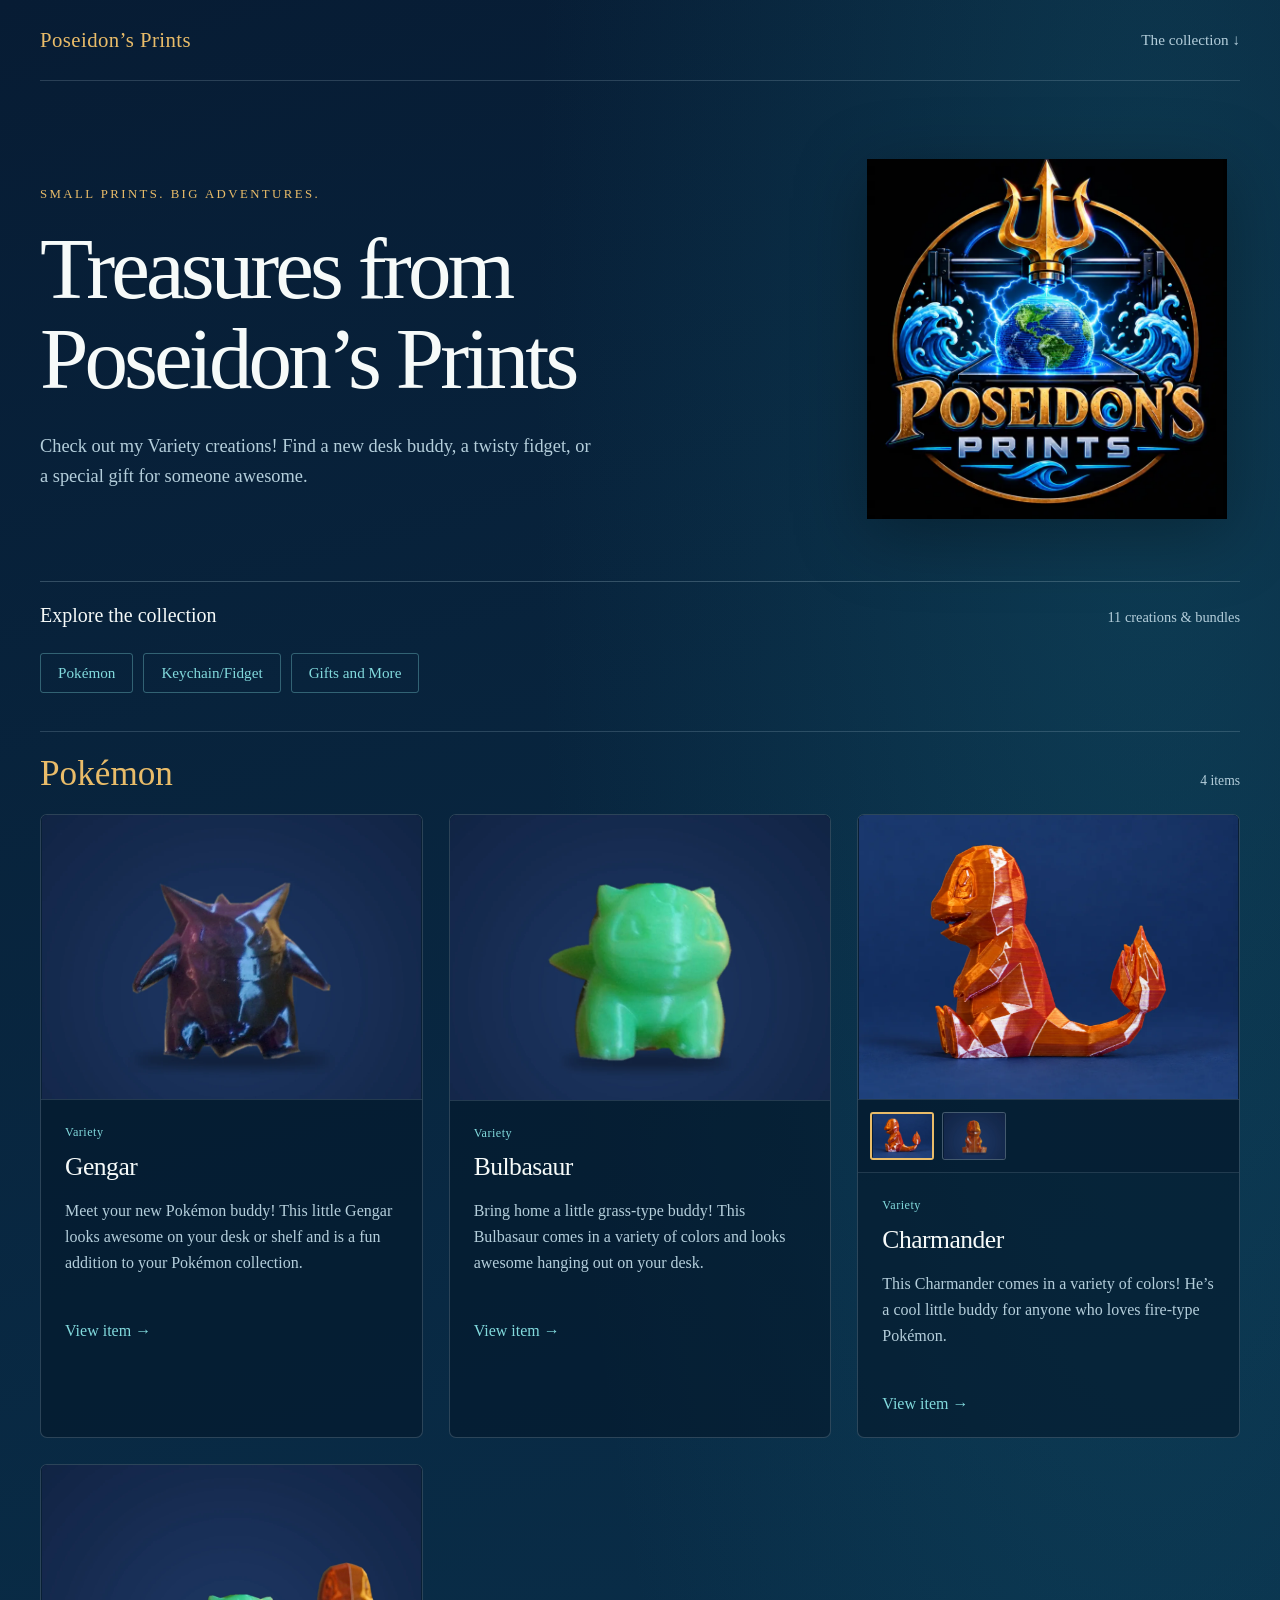
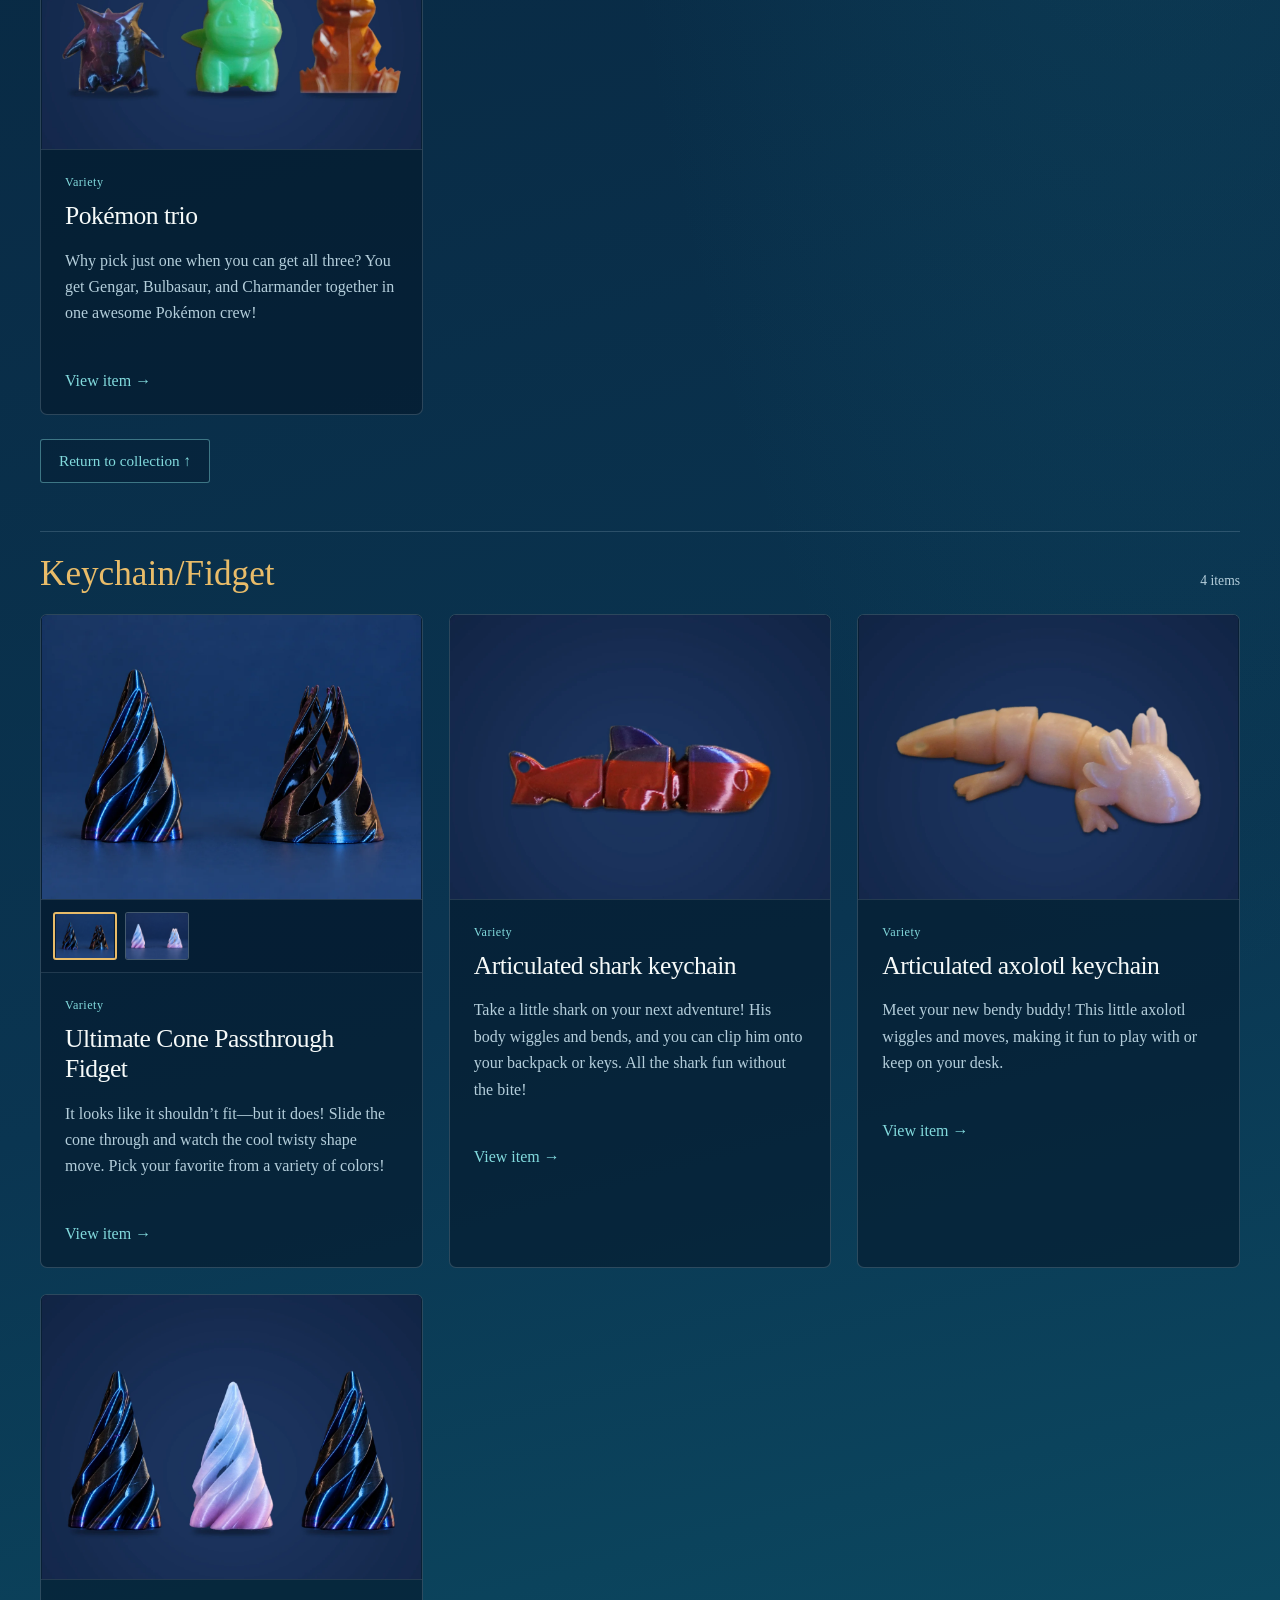
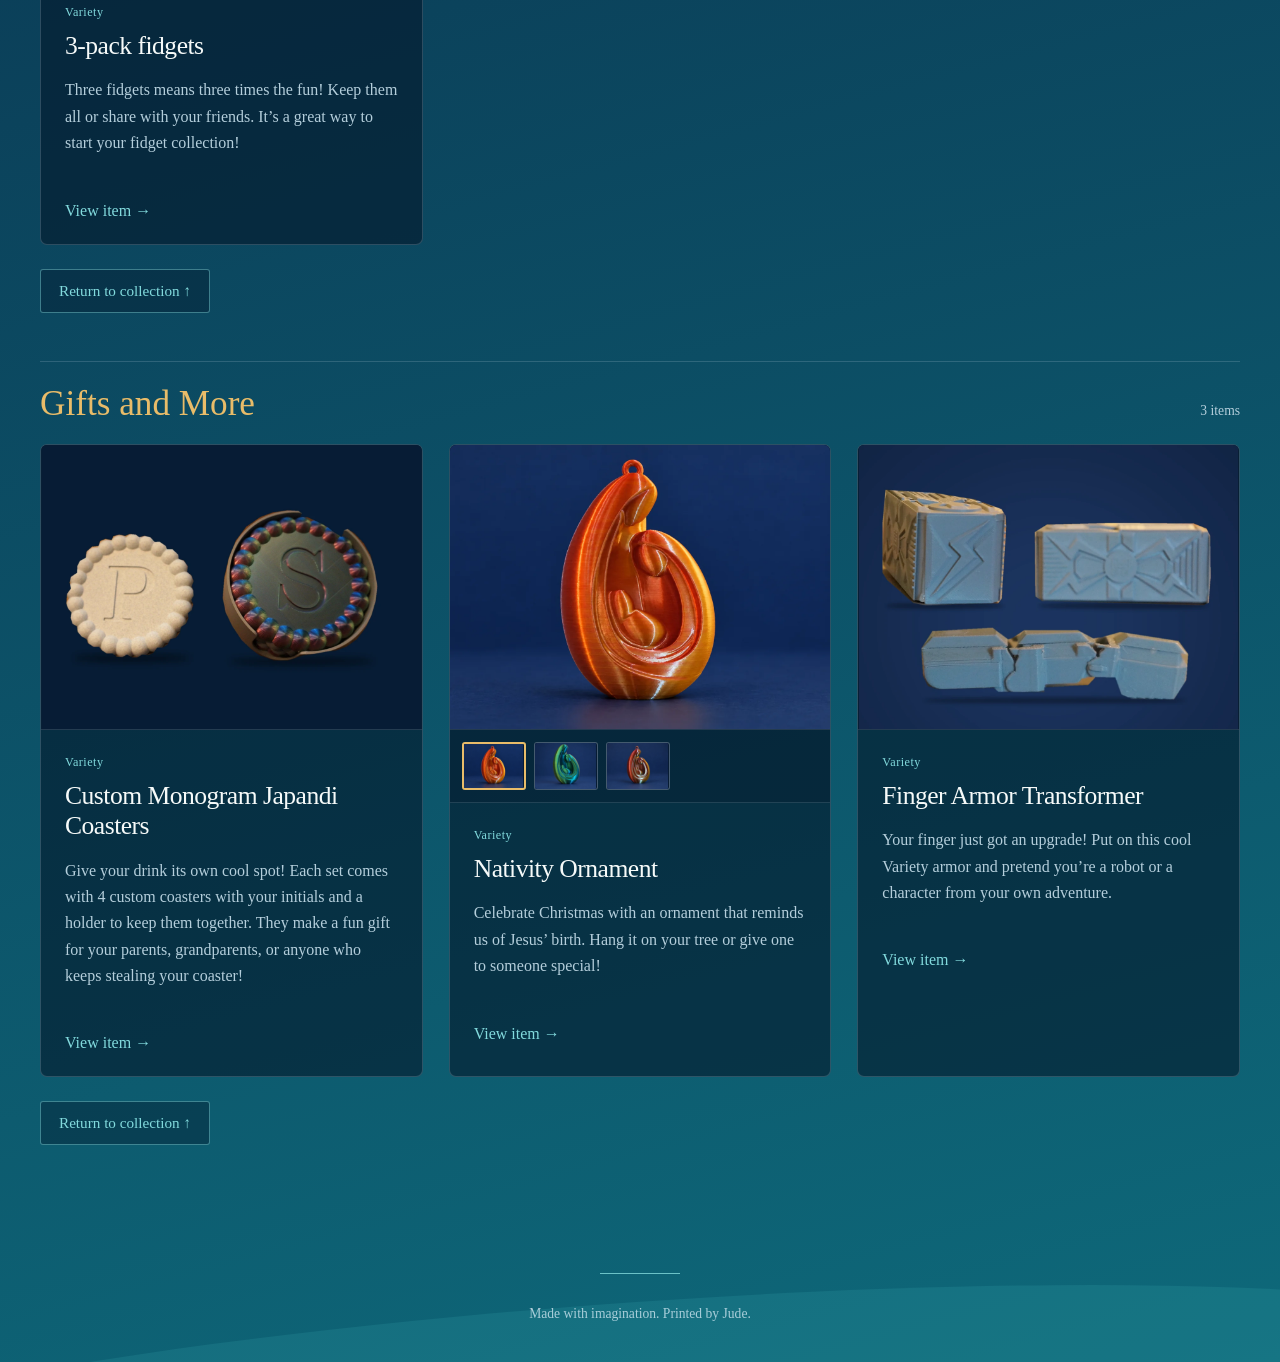
<file: index.html>
<!doctype html>
<html lang="en">
<head>
  <meta charset="utf-8">
  <meta name="viewport" content="width=device-width, initial-scale=1">
  <meta name="theme-color" content="#071c34">
  <meta name="description" content="Explore Poseidon’s Prints: Variety figures, fidgets, personalized coasters, ornaments, and keychains.">
  <title>Our Collection | Poseidon’s Prints</title>
  <style>
    :root { color-scheme: dark; --navy:#071c34; --cream:#f6faf9; --silver:#b4cedb; --aqua:#82dadd; --gold:#e9bc69; }
    *,*::before,*::after { box-sizing:border-box; }
    html { scroll-behavior:smooth; }
    body { margin:0; color:var(--cream); background:radial-gradient(ellipse at 90% 8%,rgba(32,144,161,.22),transparent 38%),linear-gradient(165deg,#071c34 0%,#0a3551 56%,#0e697a 100%); font-family:Georgia,'Times New Roman',serif; }
    a { color:inherit; }
    .wrap { width:min(1200px,calc(100% - 64px)); margin-inline:auto; }
    header { display:flex; align-items:center; justify-content:space-between; gap:24px; padding-block:28px; border-bottom:1px solid rgba(180,206,219,.2); }
    .brand { font-size:1.3rem; text-decoration:none; color:var(--gold); letter-spacing:.02em; }
    .nav { text-decoration:none; color:var(--silver); font-size:.95rem; }
    .nav:hover { color:var(--cream); }
    .hero { padding:78px 0 62px; display:grid; grid-template-columns:minmax(0,2fr) minmax(0,1fr); align-items:center; gap:42px; }
    .hero-copy { min-width:0; }
    .eyebrow { margin:0 0 22px; color:var(--gold); font-size:.8rem; letter-spacing:.19em; text-transform:uppercase; }
    h1 { margin:0; max-width:17ch; font-size:clamp(3.1rem,6.8vw,6rem); font-weight:400; line-height:1.04; letter-spacing:-.045em; text-wrap:balance; }
    .intro { margin:26px 0 0; max-width:560px; font-size:1.15rem; line-height:1.65; color:var(--silver); }
    .collection-top { display:flex; justify-content:space-between; align-items:baseline; gap:16px; padding:22px 0; border-top:1px solid rgba(180,206,219,.25); }
    .collection-top h2 { margin:0; font-size:1.25rem; font-weight:400; }
    .collection-top p { margin:0; color:var(--silver); font-size:.9rem; }
    .category-nav { display:flex; flex-wrap:wrap; gap:10px; margin:4px 0 38px; }
    .category-nav a { padding:10px 17px; border:1px solid rgba(130,218,221,.35); border-radius:3px; color:var(--aqua); text-decoration:none; font-size:.95rem; }
    .category-nav a:hover { color:var(--gold); border-color:var(--gold); }
    .return-collection { display:inline-flex; align-items:center; justify-content:center; min-height:44px; margin-top:24px; padding:11px 18px; border:1px solid rgba(130,218,221,.45); border-radius:3px; color:var(--aqua); background:rgba(4,24,43,.4); text-decoration:none; font-size:.95rem; }
    .return-collection:hover { color:var(--gold); border-color:var(--gold); }
    .return-collection:focus-visible { outline:2px solid var(--gold); outline-offset:4px; }
    .category-section { margin-bottom:48px; scroll-margin-top:24px; }
    .category-heading { display:flex; align-items:baseline; justify-content:space-between; gap:16px; margin-bottom:20px; padding-top:22px; border-top:1px solid rgba(180,206,219,.2); }
    .category-heading h2 { margin:0; color:var(--gold); font-size:clamp(1.7rem,3vw,2.2rem); font-weight:400; }
    .category-heading span { color:var(--silver); font-size:.85rem; }
    .grid { display:grid; grid-template-columns:repeat(3,minmax(0,1fr)); gap:26px; }
    .product { min-width:0; display:flex; flex-direction:column; border:1px solid rgba(180,206,219,.22); background:rgba(4,24,43,.6); border-radius:7px; overflow:hidden; }
    .product-photo { aspect-ratio:4/3; position:relative; display:grid; place-items:center; background:radial-gradient(ellipse at 50% 100%,rgba(33,124,149,.24),transparent 70%),#081f35; border-bottom:1px solid rgba(180,206,219,.16); }
    .product-photo>div { display:flex; flex-direction:column; align-items:center; gap:13px; color:var(--silver); opacity:.78; }
    .product-photo svg { width:44px; height:44px; color:var(--aqua); }
    .product-photo span { font-size:.9rem; }
    .badge { position:absolute; top:16px; left:16px; padding:6px 11px; border:1px solid rgba(233,188,105,.5); border-radius:2px; color:var(--gold); font-size:.72rem!important; letter-spacing:.08em; text-transform:uppercase; }
    .product-image { display:block; width:100%; height:100%; min-height:0; object-fit:contain; }
    .product-photo:has(.product-image) { overflow:hidden; }
    .photo-options { display:flex; gap:8px; padding:12px; background:rgba(4,24,43,.35); border-bottom:1px solid rgba(180,206,219,.16); }
    .photo-option { width:64px; height:48px; padding:0; overflow:hidden; border:1px solid rgba(180,206,219,.35); border-radius:3px; background:var(--navy); cursor:pointer; }
    .photo-option img { display:block; width:100%; height:100%; object-fit:contain; }
    .photo-option[aria-pressed="true"] { border:2px solid var(--gold); }
    .photo-option:focus-visible { outline:2px solid var(--aqua); outline-offset:3px; }
    .product-copy { display:flex; flex-direction:column; flex:1; padding:24px; }
    .finish { margin:0 0 10px; font-size:.76rem; line-height:1.4; color:var(--aqua); letter-spacing:.04em; }
    .product h3 { margin:0; font-weight:400; font-size:1.6rem; line-height:1.18; letter-spacing:-.02em; }
    .description { margin:16px 0 25px; color:var(--silver); font-size:1rem; line-height:1.65; }
    .price-line { margin-top:auto; display:flex; align-items:baseline; gap:10px; padding-top:18px; border-top:1px solid rgba(180,206,219,.15); }
    .price { color:var(--gold); font-size:1.9rem; }
    .unit { color:var(--silver); font-size:.85rem; }
    .pending { color:var(--gold); font-size:1rem; line-height:2.1; }
    footer { position:relative; text-align:center; padding:80px 24px 40px; overflow:hidden; }
    footer::before { content:''; position:absolute; width:140%; height:210px; left:-20%; bottom:-150px; background:rgba(87,202,204,.12); border-radius:50% 50% 0 0; transform:rotate(-4deg); pointer-events:none; }
    .rule { width:80px; height:1px; margin:0 auto 32px; background:var(--aqua); opacity:.8; }
    .logo { display:block; width:100%; max-width:360px; height:auto; margin:auto; filter:drop-shadow(0 16px 35px rgba(0,0,0,.32)); }
    footer p { margin:24px 0 0; color:var(--silver); font-size:.85rem; }
    a:focus-visible { outline:2px solid var(--gold); outline-offset:6px; }
    @media(max-width:900px) { .hero { grid-template-columns:1fr; gap:32px; } .logo { width:min(65vw,300px); } .grid { grid-template-columns:repeat(2,minmax(0,1fr)); } }
    @media(max-width:580px) { .wrap { width:calc(100% - 36px); } header { padding-block:22px; } .brand { font-size:1.1rem; } .hero { padding:54px 0 44px; } .intro { font-size:1.05rem; } .grid { grid-template-columns:1fr; gap:22px; } .product-copy { padding:23px; } .collection-top { align-items:center; } .collection-top h2 { font-size:1.1rem; } .collection-top p { font-size:.8rem; } footer { padding-top:60px; } }
    @media(prefers-reduced-motion:reduce) { html { scroll-behavior:auto; } }
  .product { position:relative; }
.product-link { text-decoration:none; }
.product-link::after { content:""; position:absolute; inset:0; z-index:1; }
.product:has(.product-link:hover), .product:focus-within { border-color:var(--gold); }
.product-link:focus-visible { outline:none; }
.product:has(.product-link:focus-visible) { outline:2px solid var(--gold); outline-offset:4px; }
.photo-option { position:relative; z-index:2; }
.view-item { position:relative; z-index:2; display:inline-block; align-self:flex-start; color:var(--aqua); margin-top:20px; text-decoration:none; }
.view-item:hover { color:var(--gold); }
</style>
</head>
<body>
  <header class="wrap"><a class="brand" href="#top">Poseidon’s Prints</a><a class="nav" href="#collection">The collection ↓</a></header>
  <main id="top" class="wrap">
    <section class="hero" aria-labelledby="heading">
      <div class="hero-copy">
      <p class="eyebrow">Small prints. Big adventures.</p>
      <h1 id="heading">Treasures from<br>Poseidon’s Prints</h1>
      <p class="intro">Check out my Variety creations! Find a new desk buddy, a twisty fidget, or a special gift for someone awesome.</p>
      </div>
      <img class="logo" src="assets/poseidons-prints-logo.webp" alt="Poseidon’s Prints logo" width="760" height="760">
    </section>
    <section id="collection" aria-labelledby="collection-heading">
      <div class="collection-top"><h2 id="collection-heading">Explore the collection</h2><p>11 creations &amp; bundles</p></div>
      <nav class="category-nav" aria-label="Product categories"><a href="#pokemon">Pokémon</a><a href="#keychain-fidget">Keychain/Fidget</a><a href="#gifts">Gifts and More</a></nav>
      <section class="category-section" id="pokemon" aria-labelledby="pokemon-heading">
        <div class="category-heading"><h2 id="pokemon-heading">Pokémon</h2><span>4 items</span></div>
        <div class="grid">
<article class="product" id="item-1">
        <div class="product-gallery"><div class="product-photo"><img class="product-image" src="assets/products/gengar-website.webp" alt="Gengar figurine" width="1200" height="900" loading="lazy" decoding="async"></div></div>
        <div class="product-copy">
          <p class="finish">Variety</p>
          <h3><a class="product-link" href="gengar.html">Gengar</a></h3>
          <p class="description">Meet your new Pokémon buddy! This little Gengar looks awesome on your desk or shelf and is a fun addition to your Pokémon collection.</p>
          
        <a class="view-item" href="gengar.html" aria-label="View Gengar">View item →</a></div>
      </article>
<article class="product" id="item-2">
        <div class="product-gallery"><div class="product-photo"><img class="product-image" src="assets/products/bulbasaur-website.webp" alt="Green Bulbasaur figurine on a navy background" width="1200" height="900" loading="lazy" decoding="async"></div></div>

        <div class="product-copy">
          <p class="finish">Variety</p>
          <h3><a class="product-link" href="bulbasaur.html">Bulbasaur</a></h3>
          <p class="description">Bring home a little grass-type buddy! This Bulbasaur comes in a variety of colors and looks awesome hanging out on your desk.</p>
          
        <a class="view-item" href="bulbasaur.html" aria-label="View Bulbasaur">View item →</a></div>
      </article>
<article class="product" id="item-3">
        <div class="product-gallery"><div class="product-photo"><img class="product-image" src="assets/products/charmander-side.webp" alt="Charmander side view" width="1200" height="900" loading="lazy" decoding="async"></div><div class="photo-options" role="group" aria-label="Choose a product photo"><button type="button" class="photo-option" aria-label="Show Charmander side view" aria-pressed="true" data-photo="assets/products/charmander-side.webp" data-alt="Charmander side view" data-height="900"><img src="assets/products/charmander-side.webp" alt="" width="1200" height="900" loading="lazy"></button><button type="button" class="photo-option" aria-label="Show Charmander front view" aria-pressed="false" data-photo="assets/products/charmander-website.webp" data-alt="Charmander front view" data-height="900"><img src="assets/products/charmander-website.webp" alt="" width="1200" height="900" loading="lazy"></button></div></div>
        <div class="product-copy">
          <p class="finish">Variety</p>
          <h3><a class="product-link" href="charmander.html">Charmander</a></h3>
          <p class="description">This Charmander comes in a variety of colors! He’s a cool little buddy for anyone who loves fire-type Pokémon.</p>
          
        <a class="view-item" href="charmander.html" aria-label="View Charmander">View item →</a></div>
      </article>
<article class="product" id="item-4">
        <div class="product-gallery"><div class="product-photo"><img class="product-image" src="assets/products/pokemon-trio.webp" alt="Gengar, Bulbasaur, and Charmander Pokémon trio on a navy background" width="1200" height="900" loading="lazy" decoding="async"></div></div>

        <div class="product-copy">
          <p class="finish">Variety</p>
          <h3><a class="product-link" href="pokemon-trio.html">Pokémon trio</a></h3>
          <p class="description">Why pick just one when you can get all three? You get Gengar, Bulbasaur, and Charmander together in one awesome Pokémon crew!</p>
          
        <a class="view-item" href="pokemon-trio.html" aria-label="View Pokémon trio">View item →</a></div>
      </article>
        </div>
        <a class="return-collection" href="#collection">Return to collection ↑</a>
      </section>
      <section class="category-section" id="keychain-fidget" aria-labelledby="keychain-fidget-heading">
        <div class="category-heading"><h2 id="keychain-fidget-heading">Keychain/Fidget</h2><span>4 items</span></div>
        <div class="grid">
<article class="product" id="item-5">
        <div class="product-gallery"><div class="product-photo"><img class="product-image" src="assets/products/cone-fidget-dark.webp" alt="Dark silk cone passthrough fidget" width="1200" height="900" loading="lazy" decoding="async"></div><div class="photo-options" role="group" aria-label="Choose a product photo"><button type="button" class="photo-option" aria-label="Show Dark silk cone passthrough fidget" aria-pressed="true" data-photo="assets/products/cone-fidget-dark.webp" data-alt="Dark silk cone passthrough fidget" data-height="900"><img src="assets/products/cone-fidget-dark.webp" alt="" width="1200" height="900" loading="lazy"></button><button type="button" class="photo-option" aria-label="Show Pastel cone passthrough fidget" aria-pressed="false" data-photo="assets/products/cone-fidget-pastel.webp" data-alt="Pastel cone passthrough fidget" data-height="900"><img src="assets/products/cone-fidget-pastel.webp" alt="" width="1200" height="900" loading="lazy"></button></div></div>
        <div class="product-copy">
          <p class="finish">Variety</p>
          <h3><a class="product-link" href="cone-passthrough-fidget.html">Ultimate Cone Passthrough Fidget</a></h3>
          <p class="description">It looks like it shouldn’t fit—but it does! Slide the cone through and watch the cool twisty shape move. Pick your favorite from a variety of colors!</p>
          
        <a class="view-item" href="cone-passthrough-fidget.html" aria-label="View Ultimate Cone Passthrough Fidget">View item →</a></div>
      </article>
<article class="product" id="item-9">
        <div class="product-gallery"><div class="product-photo"><img class="product-image" src="assets/products/shark-keychain-website.webp" alt="Multicolor articulated shark keychain on a navy background" width="1200" height="900" loading="lazy" decoding="async"></div></div>

        <div class="product-copy">
          <p class="finish">Variety</p>
          <h3><a class="product-link" href="shark-keychain.html">Articulated shark keychain</a></h3>
          <p class="description">Take a little shark on your next adventure! His body wiggles and bends, and you can clip him onto your backpack or keys. All the shark fun without the bite!</p>
          
        <a class="view-item" href="shark-keychain.html" aria-label="View Articulated shark keychain">View item →</a></div>
      </article>



      <article class="product" id="item-12">
        <div class="product-gallery"><div class="product-photo"><img class="product-image" src="assets/products/axolotl-website.webp" alt="Pastel articulated axolotl keychain on a navy background" width="1200" height="900" loading="lazy" decoding="async"></div></div>
        <div class="product-copy">
          <p class="finish">Variety</p>
          <h3><a class="product-link" href="axolotl-keychain.html">Articulated axolotl keychain</a></h3>
          <p class="description">Meet your new bendy buddy! This little axolotl wiggles and moves, making it fun to play with or keep on your desk.</p>
          
        <a class="view-item" href="axolotl-keychain.html" aria-label="View Articulated axolotl keychain">View item →</a></div>
      </article>
<article class="product" id="item-6">
        <div class="product-gallery"><div class="product-photo"><img class="product-image" src="assets/products/3-pack-fidgets.webp" alt="Three cone fidgets: two dark and one pastel, on a navy background" width="1200" height="900" loading="lazy" decoding="async"></div></div>

        <div class="product-copy">
          <p class="finish">Variety</p>
          <h3><a class="product-link" href="3-pack-fidgets.html">3-pack fidgets</a></h3>
          <p class="description">Three fidgets means three times the fun! Keep them all or share with your friends. It’s a great way to start your fidget collection!</p>
          
        <a class="view-item" href="3-pack-fidgets.html" aria-label="View 3-pack fidgets">View item →</a></div>
      </article>
        </div>
        <a class="return-collection" href="#collection">Return to collection ↑</a>
      </section>

      <section class="category-section" id="gifts" aria-labelledby="gifts-heading">
        <div class="category-heading"><h2 id="gifts-heading">Gifts and More</h2><span>3 items</span></div>
        <div class="grid">
<article class="product" id="item-7">
        <div class="product-gallery"><div class="product-photo"><img class="product-image" src="assets/products/monogram-coasters-website.webp" alt="Cream P monogram coaster beside a colorful S monogram coaster in its holder on a navy background" width="1200" height="900" loading="lazy" decoding="async"></div></div>
        <div class="product-copy">
          <p class="finish">Variety</p>
          <h3><a class="product-link" href="monogram-japandi-coasters.html">Custom Monogram Japandi Coasters</a></h3>
          <p class="description">Give your drink its own cool spot! Each set comes with 4 custom coasters with your initials and a holder to keep them together. They make a fun gift for your parents, grandparents, or anyone who keeps stealing your coaster!</p>
          
        <a class="view-item" href="monogram-japandi-coasters.html" aria-label="View Custom Monogram Japandi Coasters">View item →</a></div>
      </article>
<article class="product" id="item-8">
        <div class="product-gallery"><div class="product-photo"><img class="product-image" src="assets/products/nativity-ornament-orange-gold.webp" alt="Orange and gold nativity ornament" width="1200" height="900" loading="lazy" decoding="async"></div><div class="photo-options" role="group" aria-label="Choose a product photo"><button type="button" class="photo-option" aria-label="Show Orange and gold nativity ornament" aria-pressed="true" data-photo="assets/products/nativity-ornament-orange-gold.webp" data-alt="Orange and gold nativity ornament" data-height="900"><img src="assets/products/nativity-ornament-orange-gold.webp" alt="" width="1200" height="900" loading="lazy"></button><button type="button" class="photo-option" aria-label="Show Teal and green nativity ornament" aria-pressed="false" data-photo="assets/products/nativity-ornament-teal-green.webp" data-alt="Teal and green nativity ornament" data-height="900"><img src="assets/products/nativity-ornament-teal-green.webp" alt="" width="1200" height="900" loading="lazy"></button><button type="button" class="photo-option" aria-label="Show Red and gold nativity ornament" aria-pressed="false" data-photo="assets/products/nativity-ornament-red-gold.webp" data-alt="Red and gold nativity ornament" data-height="900"><img src="assets/products/nativity-ornament-red-gold.webp" alt="" width="1200" height="900" loading="lazy"></button></div></div>
        <div class="product-copy">
          <p class="finish">Variety</p>
          <h3><a class="product-link" href="nativity-ornament.html">Nativity Ornament</a></h3>
          <p class="description">Celebrate Christmas with an ornament that reminds us of Jesus’ birth. Hang it on your tree or give one to someone special!</p>
          
        <a class="view-item" href="nativity-ornament.html" aria-label="View Nativity Ornament">View item →</a></div>
      </article>
<article class="product" id="item-11">
        <div class="product-gallery"><div class="product-photo"><img class="product-image" src="assets/products/finger-transformer-three-views.webp" alt="Finger Armor Transformer shown in three configurations on a navy background" width="1200" height="900" loading="lazy" decoding="async"></div></div>

        <div class="product-copy">
          <p class="finish">Variety</p>
          <h3><a class="product-link" href="finger-armor-transformer.html">Finger Armor Transformer</a></h3>
          <p class="description">Your finger just got an upgrade! Put on this cool Variety armor and pretend you’re a robot or a character from your own adventure.</p>
          
        <a class="view-item" href="finger-armor-transformer.html" aria-label="View Finger Armor Transformer">View item →</a></div>
      </article>
        </div>
        <a class="return-collection" href="#collection">Return to collection ↑</a>
      </section>
    </section>
  </main>
  <footer><div class="rule" aria-hidden="true"></div><p>Made with imagination. Printed by Jude.</p></footer>
  <script>
    document.querySelectorAll('.photo-option').forEach(button => {
      button.addEventListener('click', () => {
        const gallery = button.closest('.product-gallery');
        const image = gallery.querySelector('.product-image');
        image.src = button.dataset.photo;
        image.alt = button.dataset.alt;
        image.height = Number(button.dataset.height);
        gallery.querySelectorAll('.photo-option').forEach(option => option.setAttribute('aria-pressed', String(option === button)));
      });
    });
  </script>
</body>
</html>
</file>
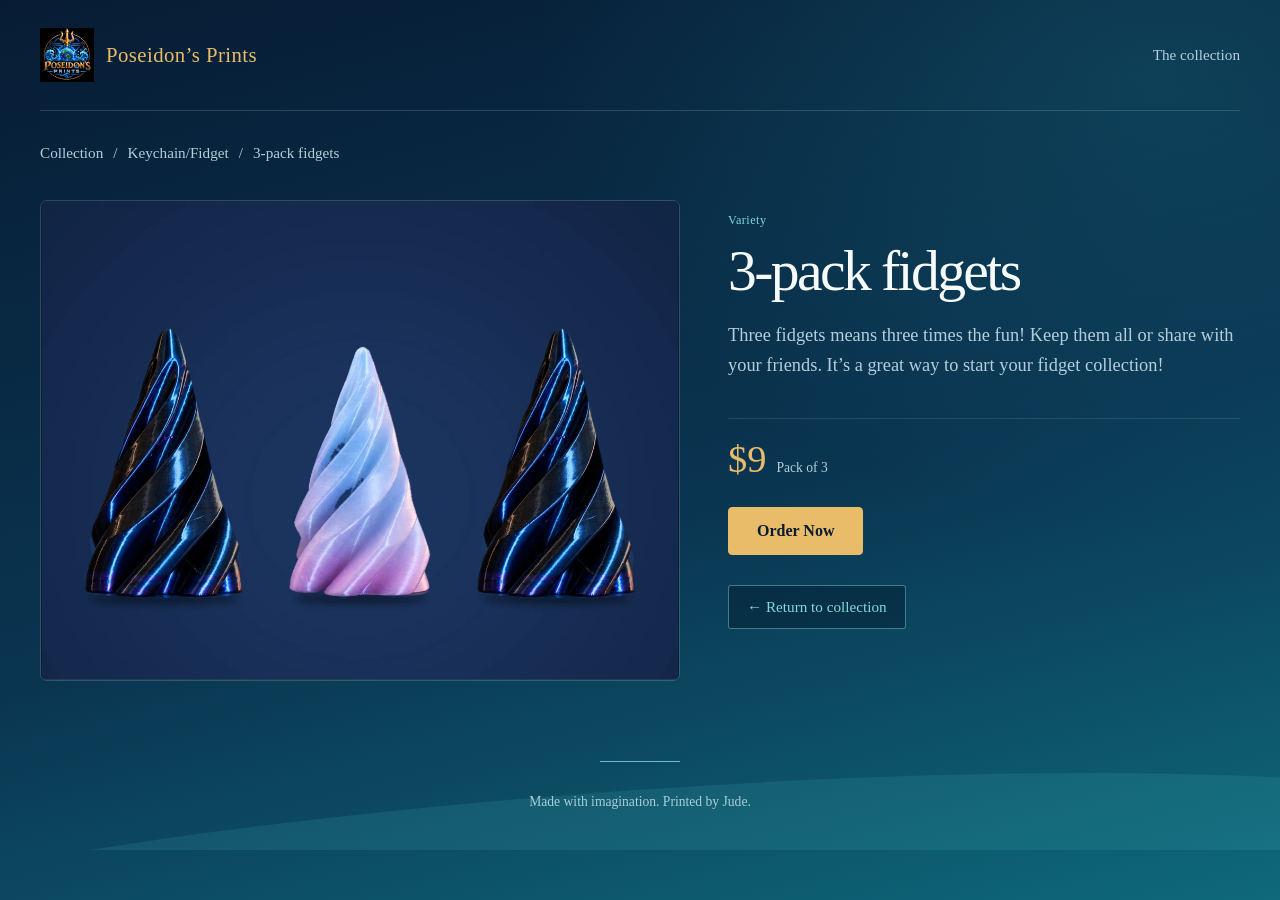
<file: 3-pack-fidgets.html>
<!doctype html>
<html lang="en"><head><meta charset="utf-8"><meta name="viewport" content="width=device-width, initial-scale=1"><meta name="theme-color" content="#071c34"><meta name="description" content="Three fidgets means three times the fun! Keep them all or share with your friends. It’s a great way to start your fidget collection!"><title>3-pack fidgets | Poseidon’s Prints</title><style>
    :root { color-scheme: dark; --navy:#071c34; --cream:#f6faf9; --silver:#b4cedb; --aqua:#82dadd; --gold:#e9bc69; }
    *,*::before,*::after { box-sizing:border-box; }
    html { scroll-behavior:smooth; }
    body { margin:0; color:var(--cream); background:radial-gradient(ellipse at 90% 8%,rgba(32,144,161,.22),transparent 38%),linear-gradient(165deg,#071c34 0%,#0a3551 56%,#0e697a 100%); font-family:Georgia,'Times New Roman',serif; }
    a { color:inherit; }
    .wrap { width:min(1200px,calc(100% - 64px)); margin-inline:auto; }
    header { display:flex; align-items:center; justify-content:space-between; gap:24px; padding-block:28px; border-bottom:1px solid rgba(180,206,219,.2); }
    .brand { font-size:1.3rem; text-decoration:none; color:var(--gold); letter-spacing:.02em; }
    .nav { text-decoration:none; color:var(--silver); font-size:.95rem; }
    .nav:hover { color:var(--cream); }
    .hero { padding:78px 0 62px; display:grid; grid-template-columns:minmax(0,2fr) minmax(0,1fr); align-items:center; gap:42px; }
    .hero-copy { min-width:0; }
    .eyebrow { margin:0 0 22px; color:var(--gold); font-size:.8rem; letter-spacing:.19em; text-transform:uppercase; }
    h1 { margin:0; max-width:17ch; font-size:clamp(3.1rem,6.8vw,6rem); font-weight:400; line-height:1.04; letter-spacing:-.045em; text-wrap:balance; }
    .intro { margin:26px 0 0; max-width:560px; font-size:1.15rem; line-height:1.65; color:var(--silver); }
    .collection-top { display:flex; justify-content:space-between; align-items:baseline; gap:16px; padding:22px 0; border-top:1px solid rgba(180,206,219,.25); }
    .collection-top h2 { margin:0; font-size:1.25rem; font-weight:400; }
    .collection-top p { margin:0; color:var(--silver); font-size:.9rem; }
    .category-nav { display:flex; flex-wrap:wrap; gap:10px; margin:4px 0 38px; }
    .category-nav a { padding:10px 17px; border:1px solid rgba(130,218,221,.35); border-radius:3px; color:var(--aqua); text-decoration:none; font-size:.95rem; }
    .category-nav a:hover { color:var(--gold); border-color:var(--gold); }
    .return-collection { display:inline-flex; align-items:center; justify-content:center; min-height:44px; margin-top:24px; padding:11px 18px; border:1px solid rgba(130,218,221,.45); border-radius:3px; color:var(--aqua); background:rgba(4,24,43,.4); text-decoration:none; font-size:.95rem; }
    .return-collection:hover { color:var(--gold); border-color:var(--gold); }
    .return-collection:focus-visible { outline:2px solid var(--gold); outline-offset:4px; }
    .category-section { margin-bottom:48px; scroll-margin-top:24px; }
    .category-heading { display:flex; align-items:baseline; justify-content:space-between; gap:16px; margin-bottom:20px; padding-top:22px; border-top:1px solid rgba(180,206,219,.2); }
    .category-heading h2 { margin:0; color:var(--gold); font-size:clamp(1.7rem,3vw,2.2rem); font-weight:400; }
    .category-heading span { color:var(--silver); font-size:.85rem; }
    .grid { display:grid; grid-template-columns:repeat(3,minmax(0,1fr)); gap:26px; }
    .product { min-width:0; display:flex; flex-direction:column; border:1px solid rgba(180,206,219,.22); background:rgba(4,24,43,.6); border-radius:7px; overflow:hidden; }
    .product-photo { aspect-ratio:4/3; position:relative; display:grid; place-items:center; background:radial-gradient(ellipse at 50% 100%,rgba(33,124,149,.24),transparent 70%),#081f35; border-bottom:1px solid rgba(180,206,219,.16); }
    .product-photo>div { display:flex; flex-direction:column; align-items:center; gap:13px; color:var(--silver); opacity:.78; }
    .product-photo svg { width:44px; height:44px; color:var(--aqua); }
    .product-photo span { font-size:.9rem; }
    .badge { position:absolute; top:16px; left:16px; padding:6px 11px; border:1px solid rgba(233,188,105,.5); border-radius:2px; color:var(--gold); font-size:.72rem!important; letter-spacing:.08em; text-transform:uppercase; }
    .product-image { display:block; width:100%; height:100%; min-height:0; object-fit:contain; }
    .product-photo:has(.product-image) { overflow:hidden; }
    .photo-options { display:flex; gap:8px; padding:12px; background:rgba(4,24,43,.35); border-bottom:1px solid rgba(180,206,219,.16); }
    .photo-option { width:64px; height:48px; padding:0; overflow:hidden; border:1px solid rgba(180,206,219,.35); border-radius:3px; background:var(--navy); cursor:pointer; }
    .photo-option img { display:block; width:100%; height:100%; object-fit:contain; }
    .photo-option[aria-pressed="true"] { border:2px solid var(--gold); }
    .photo-option:focus-visible { outline:2px solid var(--aqua); outline-offset:3px; }
    .product-copy { display:flex; flex-direction:column; flex:1; padding:24px; }
    .finish { margin:0 0 10px; font-size:.76rem; line-height:1.4; color:var(--aqua); letter-spacing:.04em; }
    .product h3 { margin:0; font-weight:400; font-size:1.6rem; line-height:1.18; letter-spacing:-.02em; }
    .description { margin:16px 0 25px; color:var(--silver); font-size:1rem; line-height:1.65; }
    .price-line { margin-top:auto; display:flex; align-items:baseline; gap:10px; padding-top:18px; border-top:1px solid rgba(180,206,219,.15); }
    .price { color:var(--gold); font-size:1.9rem; }
    .unit { color:var(--silver); font-size:.85rem; }
    .pending { color:var(--gold); font-size:1rem; line-height:2.1; }
    footer { position:relative; text-align:center; padding:80px 24px 40px; overflow:hidden; }
    footer::before { content:''; position:absolute; width:140%; height:210px; left:-20%; bottom:-150px; background:rgba(87,202,204,.12); border-radius:50% 50% 0 0; transform:rotate(-4deg); pointer-events:none; }
    .rule { width:80px; height:1px; margin:0 auto 32px; background:var(--aqua); opacity:.8; }
    .logo { display:block; width:100%; max-width:360px; height:auto; margin:auto; filter:drop-shadow(0 16px 35px rgba(0,0,0,.32)); }
    footer p { margin:24px 0 0; color:var(--silver); font-size:.85rem; }
    a:focus-visible { outline:2px solid var(--gold); outline-offset:6px; }
    @media(max-width:900px) { .hero { grid-template-columns:1fr; gap:32px; } .logo { width:min(65vw,300px); } .grid { grid-template-columns:repeat(2,minmax(0,1fr)); } }
    @media(max-width:580px) { .wrap { width:calc(100% - 36px); } header { padding-block:22px; } .brand { font-size:1.1rem; } .hero { padding:54px 0 44px; } .intro { font-size:1.05rem; } .grid { grid-template-columns:1fr; gap:22px; } .product-copy { padding:23px; } .collection-top { align-items:center; } .collection-top h2 { font-size:1.1rem; } .collection-top p { font-size:.8rem; } footer { padding-top:60px; } }
    @media(prefers-reduced-motion:reduce) { html { scroll-behavior:auto; } }
  
body { min-height:100vh; }
.detail-main { padding-top:30px; }
.breadcrumbs { display:flex; flex-wrap:wrap; gap:10px; color:var(--silver); font-size:.95rem; line-height:1.6; }
.breadcrumbs a { text-decoration:none; }
.breadcrumbs a:hover { color:var(--gold); }
.detail-product { display:grid; grid-template-columns:minmax(0,1.25fr) minmax(0,1fr); align-items:start; gap:48px; margin-top:35px; }
.detail-product .product-gallery { border:1px solid rgba(180,206,219,.22); border-radius:7px; overflow:hidden; }
.detail-product .product-copy { padding:12px 0; }
.detail-product h1 { max-width:none; font-size:clamp(2.4rem,4.5vw,4rem); line-height:1.12; }
.detail-product .description { font-size:1.15rem; }
.detail-product .price-line { margin-top:12px; }
.detail-product .price { font-size:2.4rem; }
.detail-product .return-collection { align-self:flex-start; margin-top:30px; }
.header-logo { width:54px; height:54px; object-fit:contain; }
.detail-brand { display:flex; gap:12px; align-items:center; }
@media(max-width:760px) { .detail-product { grid-template-columns:1fr; gap:24px; } .detail-product .product-copy { padding:0; } .header-logo { width:40px; height:40px; } header { gap:12px; } }
.order-now { display:inline-flex; align-items:center; justify-content:center; align-self:flex-start; min-height:48px; margin-top:26px; padding:13px 28px; border:1px solid var(--gold); border-radius:4px; background:var(--gold); color:var(--navy); font:inherit; font-weight:bold; text-decoration:none; } .order-now:hover { background:#f4d395; }</style></head><body><header class="wrap"><a class="brand detail-brand" href="index.html"><img class="header-logo" src="assets/poseidons-prints-logo.webp" alt="" width="54" height="54">Poseidon’s Prints</a><a class="nav" href="index.html#collection">The collection</a></header>
<main class="wrap detail-main"><nav class="breadcrumbs" aria-label="Breadcrumb"><a href="index.html#collection">Collection</a><span aria-hidden="true">/</span><a href="index.html#keychain-fidget">Keychain/Fidget</a><span aria-hidden="true">/</span><span aria-current="page">3-pack fidgets</span></nav>
<article class="detail-product" aria-labelledby="product-heading">
        <div class="product-gallery"><div class="product-photo"><img class="product-image" src="assets/products/3-pack-fidgets.webp" alt="Three cone fidgets: two dark and one pastel, on a navy background" width="1200" height="900" loading="eager" decoding="async"></div></div>

        <div class="product-copy">
          <p class="finish">Variety</p>
          <h1 id="product-heading">3-pack fidgets</h1>
          <p class="description">Three fidgets means three times the fun! Keep them all or share with your friends. It’s a great way to start your fidget collection!</p>
          <div class="price-line"><span class="price">$9</span><span class="unit">Pack of 3</span></div>
        <a class="order-now" href="order.html?item=3-pack-fidgets">Order Now</a><a class="return-collection" href="index.html#item-6">← Return to collection</a></div></article></main><footer><div class="rule" aria-hidden="true"></div><p>Made with imagination. Printed by Jude.</p></footer><script>
    document.querySelectorAll('.photo-option').forEach(button => {
      button.addEventListener('click', () => {
        const gallery = button.closest('.product-gallery');
        const image = gallery.querySelector('.product-image');
        image.src = button.dataset.photo;
        image.alt = button.dataset.alt;
        image.height = Number(button.dataset.height);
        gallery.querySelectorAll('.photo-option').forEach(option => option.setAttribute('aria-pressed', String(option === button)));
      });
    });
  </script></body></html>
</file>
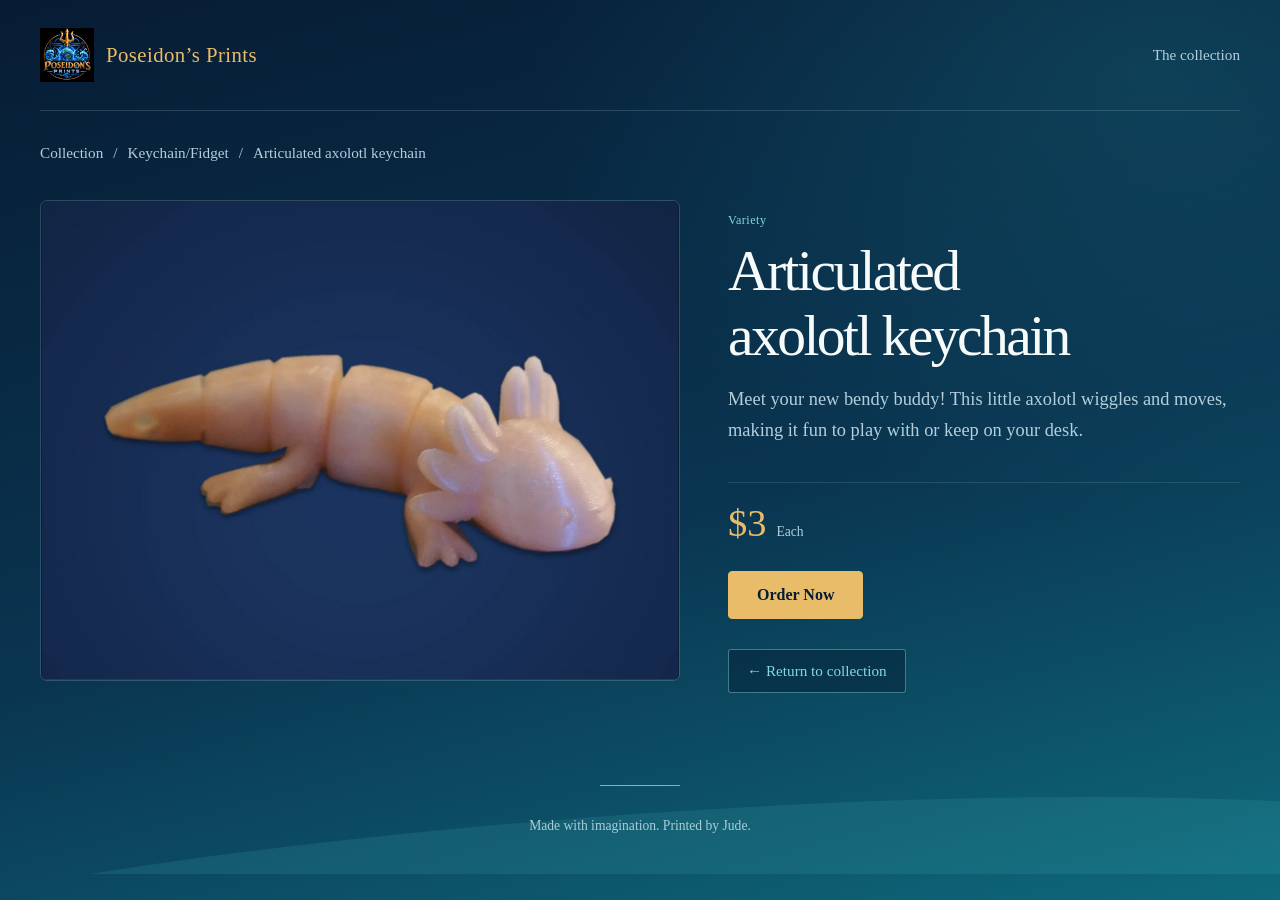
<file: axolotl-keychain.html>
<!doctype html>
<html lang="en"><head><meta charset="utf-8"><meta name="viewport" content="width=device-width, initial-scale=1"><meta name="theme-color" content="#071c34"><meta name="description" content="Meet your new bendy buddy! This little axolotl wiggles and moves, making it fun to play with or keep on your desk."><title>Articulated axolotl keychain | Poseidon’s Prints</title><style>
    :root { color-scheme: dark; --navy:#071c34; --cream:#f6faf9; --silver:#b4cedb; --aqua:#82dadd; --gold:#e9bc69; }
    *,*::before,*::after { box-sizing:border-box; }
    html { scroll-behavior:smooth; }
    body { margin:0; color:var(--cream); background:radial-gradient(ellipse at 90% 8%,rgba(32,144,161,.22),transparent 38%),linear-gradient(165deg,#071c34 0%,#0a3551 56%,#0e697a 100%); font-family:Georgia,'Times New Roman',serif; }
    a { color:inherit; }
    .wrap { width:min(1200px,calc(100% - 64px)); margin-inline:auto; }
    header { display:flex; align-items:center; justify-content:space-between; gap:24px; padding-block:28px; border-bottom:1px solid rgba(180,206,219,.2); }
    .brand { font-size:1.3rem; text-decoration:none; color:var(--gold); letter-spacing:.02em; }
    .nav { text-decoration:none; color:var(--silver); font-size:.95rem; }
    .nav:hover { color:var(--cream); }
    .hero { padding:78px 0 62px; display:grid; grid-template-columns:minmax(0,2fr) minmax(0,1fr); align-items:center; gap:42px; }
    .hero-copy { min-width:0; }
    .eyebrow { margin:0 0 22px; color:var(--gold); font-size:.8rem; letter-spacing:.19em; text-transform:uppercase; }
    h1 { margin:0; max-width:17ch; font-size:clamp(3.1rem,6.8vw,6rem); font-weight:400; line-height:1.04; letter-spacing:-.045em; text-wrap:balance; }
    .intro { margin:26px 0 0; max-width:560px; font-size:1.15rem; line-height:1.65; color:var(--silver); }
    .collection-top { display:flex; justify-content:space-between; align-items:baseline; gap:16px; padding:22px 0; border-top:1px solid rgba(180,206,219,.25); }
    .collection-top h2 { margin:0; font-size:1.25rem; font-weight:400; }
    .collection-top p { margin:0; color:var(--silver); font-size:.9rem; }
    .category-nav { display:flex; flex-wrap:wrap; gap:10px; margin:4px 0 38px; }
    .category-nav a { padding:10px 17px; border:1px solid rgba(130,218,221,.35); border-radius:3px; color:var(--aqua); text-decoration:none; font-size:.95rem; }
    .category-nav a:hover { color:var(--gold); border-color:var(--gold); }
    .return-collection { display:inline-flex; align-items:center; justify-content:center; min-height:44px; margin-top:24px; padding:11px 18px; border:1px solid rgba(130,218,221,.45); border-radius:3px; color:var(--aqua); background:rgba(4,24,43,.4); text-decoration:none; font-size:.95rem; }
    .return-collection:hover { color:var(--gold); border-color:var(--gold); }
    .return-collection:focus-visible { outline:2px solid var(--gold); outline-offset:4px; }
    .category-section { margin-bottom:48px; scroll-margin-top:24px; }
    .category-heading { display:flex; align-items:baseline; justify-content:space-between; gap:16px; margin-bottom:20px; padding-top:22px; border-top:1px solid rgba(180,206,219,.2); }
    .category-heading h2 { margin:0; color:var(--gold); font-size:clamp(1.7rem,3vw,2.2rem); font-weight:400; }
    .category-heading span { color:var(--silver); font-size:.85rem; }
    .grid { display:grid; grid-template-columns:repeat(3,minmax(0,1fr)); gap:26px; }
    .product { min-width:0; display:flex; flex-direction:column; border:1px solid rgba(180,206,219,.22); background:rgba(4,24,43,.6); border-radius:7px; overflow:hidden; }
    .product-photo { aspect-ratio:4/3; position:relative; display:grid; place-items:center; background:radial-gradient(ellipse at 50% 100%,rgba(33,124,149,.24),transparent 70%),#081f35; border-bottom:1px solid rgba(180,206,219,.16); }
    .product-photo>div { display:flex; flex-direction:column; align-items:center; gap:13px; color:var(--silver); opacity:.78; }
    .product-photo svg { width:44px; height:44px; color:var(--aqua); }
    .product-photo span { font-size:.9rem; }
    .badge { position:absolute; top:16px; left:16px; padding:6px 11px; border:1px solid rgba(233,188,105,.5); border-radius:2px; color:var(--gold); font-size:.72rem!important; letter-spacing:.08em; text-transform:uppercase; }
    .product-image { display:block; width:100%; height:100%; min-height:0; object-fit:contain; }
    .product-photo:has(.product-image) { overflow:hidden; }
    .photo-options { display:flex; gap:8px; padding:12px; background:rgba(4,24,43,.35); border-bottom:1px solid rgba(180,206,219,.16); }
    .photo-option { width:64px; height:48px; padding:0; overflow:hidden; border:1px solid rgba(180,206,219,.35); border-radius:3px; background:var(--navy); cursor:pointer; }
    .photo-option img { display:block; width:100%; height:100%; object-fit:contain; }
    .photo-option[aria-pressed="true"] { border:2px solid var(--gold); }
    .photo-option:focus-visible { outline:2px solid var(--aqua); outline-offset:3px; }
    .product-copy { display:flex; flex-direction:column; flex:1; padding:24px; }
    .finish { margin:0 0 10px; font-size:.76rem; line-height:1.4; color:var(--aqua); letter-spacing:.04em; }
    .product h3 { margin:0; font-weight:400; font-size:1.6rem; line-height:1.18; letter-spacing:-.02em; }
    .description { margin:16px 0 25px; color:var(--silver); font-size:1rem; line-height:1.65; }
    .price-line { margin-top:auto; display:flex; align-items:baseline; gap:10px; padding-top:18px; border-top:1px solid rgba(180,206,219,.15); }
    .price { color:var(--gold); font-size:1.9rem; }
    .unit { color:var(--silver); font-size:.85rem; }
    .pending { color:var(--gold); font-size:1rem; line-height:2.1; }
    footer { position:relative; text-align:center; padding:80px 24px 40px; overflow:hidden; }
    footer::before { content:''; position:absolute; width:140%; height:210px; left:-20%; bottom:-150px; background:rgba(87,202,204,.12); border-radius:50% 50% 0 0; transform:rotate(-4deg); pointer-events:none; }
    .rule { width:80px; height:1px; margin:0 auto 32px; background:var(--aqua); opacity:.8; }
    .logo { display:block; width:100%; max-width:360px; height:auto; margin:auto; filter:drop-shadow(0 16px 35px rgba(0,0,0,.32)); }
    footer p { margin:24px 0 0; color:var(--silver); font-size:.85rem; }
    a:focus-visible { outline:2px solid var(--gold); outline-offset:6px; }
    @media(max-width:900px) { .hero { grid-template-columns:1fr; gap:32px; } .logo { width:min(65vw,300px); } .grid { grid-template-columns:repeat(2,minmax(0,1fr)); } }
    @media(max-width:580px) { .wrap { width:calc(100% - 36px); } header { padding-block:22px; } .brand { font-size:1.1rem; } .hero { padding:54px 0 44px; } .intro { font-size:1.05rem; } .grid { grid-template-columns:1fr; gap:22px; } .product-copy { padding:23px; } .collection-top { align-items:center; } .collection-top h2 { font-size:1.1rem; } .collection-top p { font-size:.8rem; } footer { padding-top:60px; } }
    @media(prefers-reduced-motion:reduce) { html { scroll-behavior:auto; } }
  
body { min-height:100vh; }
.detail-main { padding-top:30px; }
.breadcrumbs { display:flex; flex-wrap:wrap; gap:10px; color:var(--silver); font-size:.95rem; line-height:1.6; }
.breadcrumbs a { text-decoration:none; }
.breadcrumbs a:hover { color:var(--gold); }
.detail-product { display:grid; grid-template-columns:minmax(0,1.25fr) minmax(0,1fr); align-items:start; gap:48px; margin-top:35px; }
.detail-product .product-gallery { border:1px solid rgba(180,206,219,.22); border-radius:7px; overflow:hidden; }
.detail-product .product-copy { padding:12px 0; }
.detail-product h1 { max-width:none; font-size:clamp(2.4rem,4.5vw,4rem); line-height:1.12; }
.detail-product .description { font-size:1.15rem; }
.detail-product .price-line { margin-top:12px; }
.detail-product .price { font-size:2.4rem; }
.detail-product .return-collection { align-self:flex-start; margin-top:30px; }
.header-logo { width:54px; height:54px; object-fit:contain; }
.detail-brand { display:flex; gap:12px; align-items:center; }
@media(max-width:760px) { .detail-product { grid-template-columns:1fr; gap:24px; } .detail-product .product-copy { padding:0; } .header-logo { width:40px; height:40px; } header { gap:12px; } }
.order-now { display:inline-flex; align-items:center; justify-content:center; align-self:flex-start; min-height:48px; margin-top:26px; padding:13px 28px; border:1px solid var(--gold); border-radius:4px; background:var(--gold); color:var(--navy); font:inherit; font-weight:bold; text-decoration:none; } .order-now:hover { background:#f4d395; }</style></head><body><header class="wrap"><a class="brand detail-brand" href="index.html"><img class="header-logo" src="assets/poseidons-prints-logo.webp" alt="" width="54" height="54">Poseidon’s Prints</a><a class="nav" href="index.html#collection">The collection</a></header>
<main class="wrap detail-main"><nav class="breadcrumbs" aria-label="Breadcrumb"><a href="index.html#collection">Collection</a><span aria-hidden="true">/</span><a href="index.html#keychain-fidget">Keychain/Fidget</a><span aria-hidden="true">/</span><span aria-current="page">Articulated axolotl keychain</span></nav>
<article class="detail-product" aria-labelledby="product-heading">
        <div class="product-gallery"><div class="product-photo"><img class="product-image" src="assets/products/axolotl-website.webp" alt="Pastel articulated axolotl keychain on a navy background" width="1200" height="900" loading="eager" decoding="async"></div></div>
        <div class="product-copy">
          <p class="finish">Variety</p>
          <h1 id="product-heading">Articulated axolotl keychain</h1>
          <p class="description">Meet your new bendy buddy! This little axolotl wiggles and moves, making it fun to play with or keep on your desk.</p>
          <div class="price-line"><span class="price">$3</span><span class="unit">Each</span></div>
        <a class="order-now" href="order.html?item=axolotl-keychain">Order Now</a><a class="return-collection" href="index.html#item-12">← Return to collection</a></div></article></main><footer><div class="rule" aria-hidden="true"></div><p>Made with imagination. Printed by Jude.</p></footer><script>
    document.querySelectorAll('.photo-option').forEach(button => {
      button.addEventListener('click', () => {
        const gallery = button.closest('.product-gallery');
        const image = gallery.querySelector('.product-image');
        image.src = button.dataset.photo;
        image.alt = button.dataset.alt;
        image.height = Number(button.dataset.height);
        gallery.querySelectorAll('.photo-option').forEach(option => option.setAttribute('aria-pressed', String(option === button)));
      });
    });
  </script></body></html>
</file>
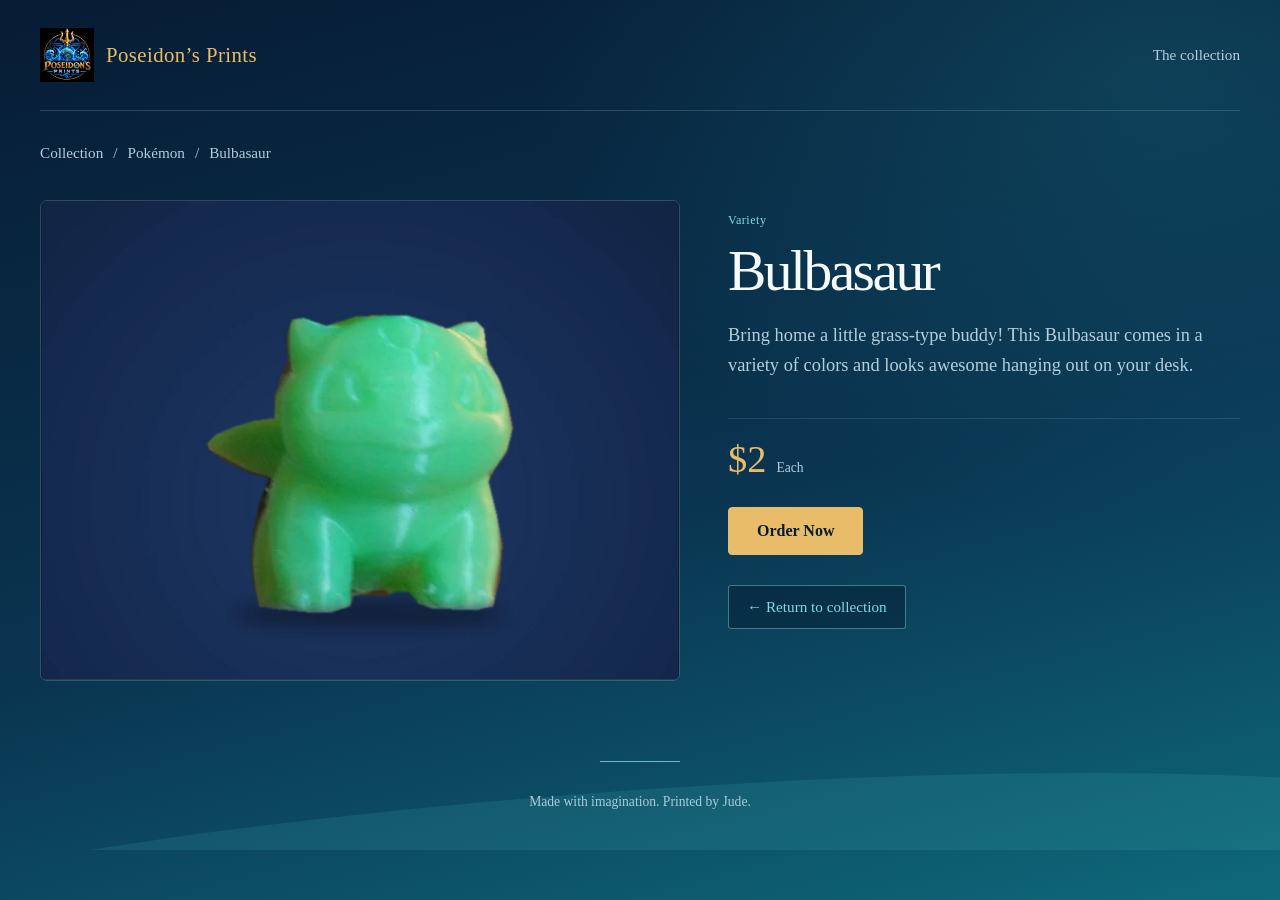
<file: bulbasaur.html>
<!doctype html>
<html lang="en"><head><meta charset="utf-8"><meta name="viewport" content="width=device-width, initial-scale=1"><meta name="theme-color" content="#071c34"><meta name="description" content="Bring home a little grass-type buddy! This Bulbasaur comes in a variety of colors and looks awesome hanging out on your desk."><title>Bulbasaur | Poseidon’s Prints</title><style>
    :root { color-scheme: dark; --navy:#071c34; --cream:#f6faf9; --silver:#b4cedb; --aqua:#82dadd; --gold:#e9bc69; }
    *,*::before,*::after { box-sizing:border-box; }
    html { scroll-behavior:smooth; }
    body { margin:0; color:var(--cream); background:radial-gradient(ellipse at 90% 8%,rgba(32,144,161,.22),transparent 38%),linear-gradient(165deg,#071c34 0%,#0a3551 56%,#0e697a 100%); font-family:Georgia,'Times New Roman',serif; }
    a { color:inherit; }
    .wrap { width:min(1200px,calc(100% - 64px)); margin-inline:auto; }
    header { display:flex; align-items:center; justify-content:space-between; gap:24px; padding-block:28px; border-bottom:1px solid rgba(180,206,219,.2); }
    .brand { font-size:1.3rem; text-decoration:none; color:var(--gold); letter-spacing:.02em; }
    .nav { text-decoration:none; color:var(--silver); font-size:.95rem; }
    .nav:hover { color:var(--cream); }
    .hero { padding:78px 0 62px; display:grid; grid-template-columns:minmax(0,2fr) minmax(0,1fr); align-items:center; gap:42px; }
    .hero-copy { min-width:0; }
    .eyebrow { margin:0 0 22px; color:var(--gold); font-size:.8rem; letter-spacing:.19em; text-transform:uppercase; }
    h1 { margin:0; max-width:17ch; font-size:clamp(3.1rem,6.8vw,6rem); font-weight:400; line-height:1.04; letter-spacing:-.045em; text-wrap:balance; }
    .intro { margin:26px 0 0; max-width:560px; font-size:1.15rem; line-height:1.65; color:var(--silver); }
    .collection-top { display:flex; justify-content:space-between; align-items:baseline; gap:16px; padding:22px 0; border-top:1px solid rgba(180,206,219,.25); }
    .collection-top h2 { margin:0; font-size:1.25rem; font-weight:400; }
    .collection-top p { margin:0; color:var(--silver); font-size:.9rem; }
    .category-nav { display:flex; flex-wrap:wrap; gap:10px; margin:4px 0 38px; }
    .category-nav a { padding:10px 17px; border:1px solid rgba(130,218,221,.35); border-radius:3px; color:var(--aqua); text-decoration:none; font-size:.95rem; }
    .category-nav a:hover { color:var(--gold); border-color:var(--gold); }
    .return-collection { display:inline-flex; align-items:center; justify-content:center; min-height:44px; margin-top:24px; padding:11px 18px; border:1px solid rgba(130,218,221,.45); border-radius:3px; color:var(--aqua); background:rgba(4,24,43,.4); text-decoration:none; font-size:.95rem; }
    .return-collection:hover { color:var(--gold); border-color:var(--gold); }
    .return-collection:focus-visible { outline:2px solid var(--gold); outline-offset:4px; }
    .category-section { margin-bottom:48px; scroll-margin-top:24px; }
    .category-heading { display:flex; align-items:baseline; justify-content:space-between; gap:16px; margin-bottom:20px; padding-top:22px; border-top:1px solid rgba(180,206,219,.2); }
    .category-heading h2 { margin:0; color:var(--gold); font-size:clamp(1.7rem,3vw,2.2rem); font-weight:400; }
    .category-heading span { color:var(--silver); font-size:.85rem; }
    .grid { display:grid; grid-template-columns:repeat(3,minmax(0,1fr)); gap:26px; }
    .product { min-width:0; display:flex; flex-direction:column; border:1px solid rgba(180,206,219,.22); background:rgba(4,24,43,.6); border-radius:7px; overflow:hidden; }
    .product-photo { aspect-ratio:4/3; position:relative; display:grid; place-items:center; background:radial-gradient(ellipse at 50% 100%,rgba(33,124,149,.24),transparent 70%),#081f35; border-bottom:1px solid rgba(180,206,219,.16); }
    .product-photo>div { display:flex; flex-direction:column; align-items:center; gap:13px; color:var(--silver); opacity:.78; }
    .product-photo svg { width:44px; height:44px; color:var(--aqua); }
    .product-photo span { font-size:.9rem; }
    .badge { position:absolute; top:16px; left:16px; padding:6px 11px; border:1px solid rgba(233,188,105,.5); border-radius:2px; color:var(--gold); font-size:.72rem!important; letter-spacing:.08em; text-transform:uppercase; }
    .product-image { display:block; width:100%; height:100%; min-height:0; object-fit:contain; }
    .product-photo:has(.product-image) { overflow:hidden; }
    .photo-options { display:flex; gap:8px; padding:12px; background:rgba(4,24,43,.35); border-bottom:1px solid rgba(180,206,219,.16); }
    .photo-option { width:64px; height:48px; padding:0; overflow:hidden; border:1px solid rgba(180,206,219,.35); border-radius:3px; background:var(--navy); cursor:pointer; }
    .photo-option img { display:block; width:100%; height:100%; object-fit:contain; }
    .photo-option[aria-pressed="true"] { border:2px solid var(--gold); }
    .photo-option:focus-visible { outline:2px solid var(--aqua); outline-offset:3px; }
    .product-copy { display:flex; flex-direction:column; flex:1; padding:24px; }
    .finish { margin:0 0 10px; font-size:.76rem; line-height:1.4; color:var(--aqua); letter-spacing:.04em; }
    .product h3 { margin:0; font-weight:400; font-size:1.6rem; line-height:1.18; letter-spacing:-.02em; }
    .description { margin:16px 0 25px; color:var(--silver); font-size:1rem; line-height:1.65; }
    .price-line { margin-top:auto; display:flex; align-items:baseline; gap:10px; padding-top:18px; border-top:1px solid rgba(180,206,219,.15); }
    .price { color:var(--gold); font-size:1.9rem; }
    .unit { color:var(--silver); font-size:.85rem; }
    .pending { color:var(--gold); font-size:1rem; line-height:2.1; }
    footer { position:relative; text-align:center; padding:80px 24px 40px; overflow:hidden; }
    footer::before { content:''; position:absolute; width:140%; height:210px; left:-20%; bottom:-150px; background:rgba(87,202,204,.12); border-radius:50% 50% 0 0; transform:rotate(-4deg); pointer-events:none; }
    .rule { width:80px; height:1px; margin:0 auto 32px; background:var(--aqua); opacity:.8; }
    .logo { display:block; width:100%; max-width:360px; height:auto; margin:auto; filter:drop-shadow(0 16px 35px rgba(0,0,0,.32)); }
    footer p { margin:24px 0 0; color:var(--silver); font-size:.85rem; }
    a:focus-visible { outline:2px solid var(--gold); outline-offset:6px; }
    @media(max-width:900px) { .hero { grid-template-columns:1fr; gap:32px; } .logo { width:min(65vw,300px); } .grid { grid-template-columns:repeat(2,minmax(0,1fr)); } }
    @media(max-width:580px) { .wrap { width:calc(100% - 36px); } header { padding-block:22px; } .brand { font-size:1.1rem; } .hero { padding:54px 0 44px; } .intro { font-size:1.05rem; } .grid { grid-template-columns:1fr; gap:22px; } .product-copy { padding:23px; } .collection-top { align-items:center; } .collection-top h2 { font-size:1.1rem; } .collection-top p { font-size:.8rem; } footer { padding-top:60px; } }
    @media(prefers-reduced-motion:reduce) { html { scroll-behavior:auto; } }
  
body { min-height:100vh; }
.detail-main { padding-top:30px; }
.breadcrumbs { display:flex; flex-wrap:wrap; gap:10px; color:var(--silver); font-size:.95rem; line-height:1.6; }
.breadcrumbs a { text-decoration:none; }
.breadcrumbs a:hover { color:var(--gold); }
.detail-product { display:grid; grid-template-columns:minmax(0,1.25fr) minmax(0,1fr); align-items:start; gap:48px; margin-top:35px; }
.detail-product .product-gallery { border:1px solid rgba(180,206,219,.22); border-radius:7px; overflow:hidden; }
.detail-product .product-copy { padding:12px 0; }
.detail-product h1 { max-width:none; font-size:clamp(2.4rem,4.5vw,4rem); line-height:1.12; }
.detail-product .description { font-size:1.15rem; }
.detail-product .price-line { margin-top:12px; }
.detail-product .price { font-size:2.4rem; }
.detail-product .return-collection { align-self:flex-start; margin-top:30px; }
.header-logo { width:54px; height:54px; object-fit:contain; }
.detail-brand { display:flex; gap:12px; align-items:center; }
@media(max-width:760px) { .detail-product { grid-template-columns:1fr; gap:24px; } .detail-product .product-copy { padding:0; } .header-logo { width:40px; height:40px; } header { gap:12px; } }
.order-now { display:inline-flex; align-items:center; justify-content:center; align-self:flex-start; min-height:48px; margin-top:26px; padding:13px 28px; border:1px solid var(--gold); border-radius:4px; background:var(--gold); color:var(--navy); font:inherit; font-weight:bold; text-decoration:none; } .order-now:hover { background:#f4d395; }</style></head><body><header class="wrap"><a class="brand detail-brand" href="index.html"><img class="header-logo" src="assets/poseidons-prints-logo.webp" alt="" width="54" height="54">Poseidon’s Prints</a><a class="nav" href="index.html#collection">The collection</a></header>
<main class="wrap detail-main"><nav class="breadcrumbs" aria-label="Breadcrumb"><a href="index.html#collection">Collection</a><span aria-hidden="true">/</span><a href="index.html#pokemon">Pokémon</a><span aria-hidden="true">/</span><span aria-current="page">Bulbasaur</span></nav>
<article class="detail-product" aria-labelledby="product-heading">
        <div class="product-gallery"><div class="product-photo"><img class="product-image" src="assets/products/bulbasaur-website.webp" alt="Green Bulbasaur figurine on a navy background" width="1200" height="900" loading="eager" decoding="async"></div></div>

        <div class="product-copy">
          <p class="finish">Variety</p>
          <h1 id="product-heading">Bulbasaur</h1>
          <p class="description">Bring home a little grass-type buddy! This Bulbasaur comes in a variety of colors and looks awesome hanging out on your desk.</p>
          <div class="price-line"><span class="price">$2</span><span class="unit">Each</span></div>
        <a class="order-now" href="order.html?item=bulbasaur">Order Now</a><a class="return-collection" href="index.html#item-2">← Return to collection</a></div></article></main><footer><div class="rule" aria-hidden="true"></div><p>Made with imagination. Printed by Jude.</p></footer><script>
    document.querySelectorAll('.photo-option').forEach(button => {
      button.addEventListener('click', () => {
        const gallery = button.closest('.product-gallery');
        const image = gallery.querySelector('.product-image');
        image.src = button.dataset.photo;
        image.alt = button.dataset.alt;
        image.height = Number(button.dataset.height);
        gallery.querySelectorAll('.photo-option').forEach(option => option.setAttribute('aria-pressed', String(option === button)));
      });
    });
  </script></body></html>
</file>
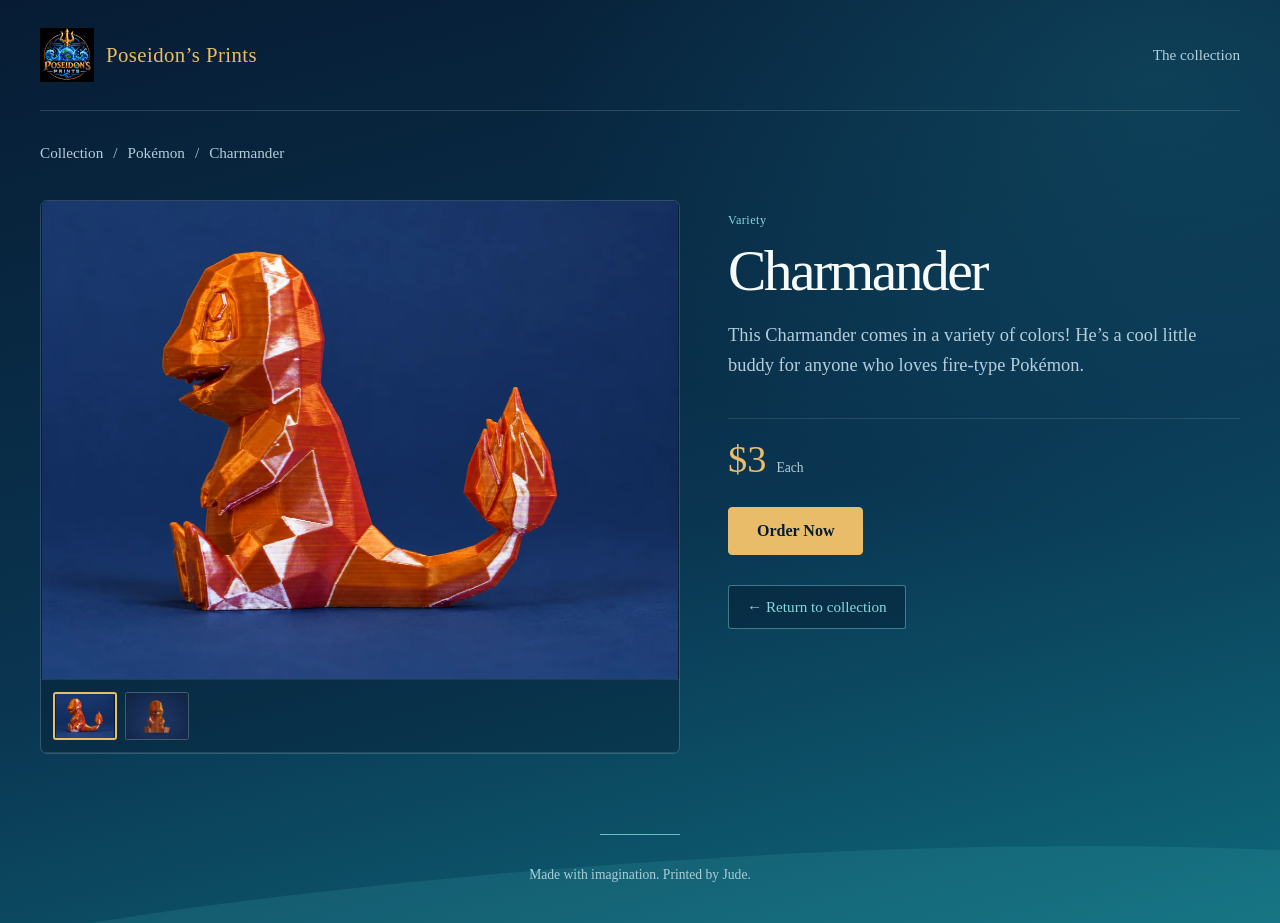
<file: charmander.html>
<!doctype html>
<html lang="en"><head><meta charset="utf-8"><meta name="viewport" content="width=device-width, initial-scale=1"><meta name="theme-color" content="#071c34"><meta name="description" content="This Charmander comes in a variety of colors! He’s a cool little buddy for anyone who loves fire-type Pokémon."><title>Charmander | Poseidon’s Prints</title><style>
    :root { color-scheme: dark; --navy:#071c34; --cream:#f6faf9; --silver:#b4cedb; --aqua:#82dadd; --gold:#e9bc69; }
    *,*::before,*::after { box-sizing:border-box; }
    html { scroll-behavior:smooth; }
    body { margin:0; color:var(--cream); background:radial-gradient(ellipse at 90% 8%,rgba(32,144,161,.22),transparent 38%),linear-gradient(165deg,#071c34 0%,#0a3551 56%,#0e697a 100%); font-family:Georgia,'Times New Roman',serif; }
    a { color:inherit; }
    .wrap { width:min(1200px,calc(100% - 64px)); margin-inline:auto; }
    header { display:flex; align-items:center; justify-content:space-between; gap:24px; padding-block:28px; border-bottom:1px solid rgba(180,206,219,.2); }
    .brand { font-size:1.3rem; text-decoration:none; color:var(--gold); letter-spacing:.02em; }
    .nav { text-decoration:none; color:var(--silver); font-size:.95rem; }
    .nav:hover { color:var(--cream); }
    .hero { padding:78px 0 62px; display:grid; grid-template-columns:minmax(0,2fr) minmax(0,1fr); align-items:center; gap:42px; }
    .hero-copy { min-width:0; }
    .eyebrow { margin:0 0 22px; color:var(--gold); font-size:.8rem; letter-spacing:.19em; text-transform:uppercase; }
    h1 { margin:0; max-width:17ch; font-size:clamp(3.1rem,6.8vw,6rem); font-weight:400; line-height:1.04; letter-spacing:-.045em; text-wrap:balance; }
    .intro { margin:26px 0 0; max-width:560px; font-size:1.15rem; line-height:1.65; color:var(--silver); }
    .collection-top { display:flex; justify-content:space-between; align-items:baseline; gap:16px; padding:22px 0; border-top:1px solid rgba(180,206,219,.25); }
    .collection-top h2 { margin:0; font-size:1.25rem; font-weight:400; }
    .collection-top p { margin:0; color:var(--silver); font-size:.9rem; }
    .category-nav { display:flex; flex-wrap:wrap; gap:10px; margin:4px 0 38px; }
    .category-nav a { padding:10px 17px; border:1px solid rgba(130,218,221,.35); border-radius:3px; color:var(--aqua); text-decoration:none; font-size:.95rem; }
    .category-nav a:hover { color:var(--gold); border-color:var(--gold); }
    .return-collection { display:inline-flex; align-items:center; justify-content:center; min-height:44px; margin-top:24px; padding:11px 18px; border:1px solid rgba(130,218,221,.45); border-radius:3px; color:var(--aqua); background:rgba(4,24,43,.4); text-decoration:none; font-size:.95rem; }
    .return-collection:hover { color:var(--gold); border-color:var(--gold); }
    .return-collection:focus-visible { outline:2px solid var(--gold); outline-offset:4px; }
    .category-section { margin-bottom:48px; scroll-margin-top:24px; }
    .category-heading { display:flex; align-items:baseline; justify-content:space-between; gap:16px; margin-bottom:20px; padding-top:22px; border-top:1px solid rgba(180,206,219,.2); }
    .category-heading h2 { margin:0; color:var(--gold); font-size:clamp(1.7rem,3vw,2.2rem); font-weight:400; }
    .category-heading span { color:var(--silver); font-size:.85rem; }
    .grid { display:grid; grid-template-columns:repeat(3,minmax(0,1fr)); gap:26px; }
    .product { min-width:0; display:flex; flex-direction:column; border:1px solid rgba(180,206,219,.22); background:rgba(4,24,43,.6); border-radius:7px; overflow:hidden; }
    .product-photo { aspect-ratio:4/3; position:relative; display:grid; place-items:center; background:radial-gradient(ellipse at 50% 100%,rgba(33,124,149,.24),transparent 70%),#081f35; border-bottom:1px solid rgba(180,206,219,.16); }
    .product-photo>div { display:flex; flex-direction:column; align-items:center; gap:13px; color:var(--silver); opacity:.78; }
    .product-photo svg { width:44px; height:44px; color:var(--aqua); }
    .product-photo span { font-size:.9rem; }
    .badge { position:absolute; top:16px; left:16px; padding:6px 11px; border:1px solid rgba(233,188,105,.5); border-radius:2px; color:var(--gold); font-size:.72rem!important; letter-spacing:.08em; text-transform:uppercase; }
    .product-image { display:block; width:100%; height:100%; min-height:0; object-fit:contain; }
    .product-photo:has(.product-image) { overflow:hidden; }
    .photo-options { display:flex; gap:8px; padding:12px; background:rgba(4,24,43,.35); border-bottom:1px solid rgba(180,206,219,.16); }
    .photo-option { width:64px; height:48px; padding:0; overflow:hidden; border:1px solid rgba(180,206,219,.35); border-radius:3px; background:var(--navy); cursor:pointer; }
    .photo-option img { display:block; width:100%; height:100%; object-fit:contain; }
    .photo-option[aria-pressed="true"] { border:2px solid var(--gold); }
    .photo-option:focus-visible { outline:2px solid var(--aqua); outline-offset:3px; }
    .product-copy { display:flex; flex-direction:column; flex:1; padding:24px; }
    .finish { margin:0 0 10px; font-size:.76rem; line-height:1.4; color:var(--aqua); letter-spacing:.04em; }
    .product h3 { margin:0; font-weight:400; font-size:1.6rem; line-height:1.18; letter-spacing:-.02em; }
    .description { margin:16px 0 25px; color:var(--silver); font-size:1rem; line-height:1.65; }
    .price-line { margin-top:auto; display:flex; align-items:baseline; gap:10px; padding-top:18px; border-top:1px solid rgba(180,206,219,.15); }
    .price { color:var(--gold); font-size:1.9rem; }
    .unit { color:var(--silver); font-size:.85rem; }
    .pending { color:var(--gold); font-size:1rem; line-height:2.1; }
    footer { position:relative; text-align:center; padding:80px 24px 40px; overflow:hidden; }
    footer::before { content:''; position:absolute; width:140%; height:210px; left:-20%; bottom:-150px; background:rgba(87,202,204,.12); border-radius:50% 50% 0 0; transform:rotate(-4deg); pointer-events:none; }
    .rule { width:80px; height:1px; margin:0 auto 32px; background:var(--aqua); opacity:.8; }
    .logo { display:block; width:100%; max-width:360px; height:auto; margin:auto; filter:drop-shadow(0 16px 35px rgba(0,0,0,.32)); }
    footer p { margin:24px 0 0; color:var(--silver); font-size:.85rem; }
    a:focus-visible { outline:2px solid var(--gold); outline-offset:6px; }
    @media(max-width:900px) { .hero { grid-template-columns:1fr; gap:32px; } .logo { width:min(65vw,300px); } .grid { grid-template-columns:repeat(2,minmax(0,1fr)); } }
    @media(max-width:580px) { .wrap { width:calc(100% - 36px); } header { padding-block:22px; } .brand { font-size:1.1rem; } .hero { padding:54px 0 44px; } .intro { font-size:1.05rem; } .grid { grid-template-columns:1fr; gap:22px; } .product-copy { padding:23px; } .collection-top { align-items:center; } .collection-top h2 { font-size:1.1rem; } .collection-top p { font-size:.8rem; } footer { padding-top:60px; } }
    @media(prefers-reduced-motion:reduce) { html { scroll-behavior:auto; } }
  
body { min-height:100vh; }
.detail-main { padding-top:30px; }
.breadcrumbs { display:flex; flex-wrap:wrap; gap:10px; color:var(--silver); font-size:.95rem; line-height:1.6; }
.breadcrumbs a { text-decoration:none; }
.breadcrumbs a:hover { color:var(--gold); }
.detail-product { display:grid; grid-template-columns:minmax(0,1.25fr) minmax(0,1fr); align-items:start; gap:48px; margin-top:35px; }
.detail-product .product-gallery { border:1px solid rgba(180,206,219,.22); border-radius:7px; overflow:hidden; }
.detail-product .product-copy { padding:12px 0; }
.detail-product h1 { max-width:none; font-size:clamp(2.4rem,4.5vw,4rem); line-height:1.12; }
.detail-product .description { font-size:1.15rem; }
.detail-product .price-line { margin-top:12px; }
.detail-product .price { font-size:2.4rem; }
.detail-product .return-collection { align-self:flex-start; margin-top:30px; }
.header-logo { width:54px; height:54px; object-fit:contain; }
.detail-brand { display:flex; gap:12px; align-items:center; }
@media(max-width:760px) { .detail-product { grid-template-columns:1fr; gap:24px; } .detail-product .product-copy { padding:0; } .header-logo { width:40px; height:40px; } header { gap:12px; } }
.order-now { display:inline-flex; align-items:center; justify-content:center; align-self:flex-start; min-height:48px; margin-top:26px; padding:13px 28px; border:1px solid var(--gold); border-radius:4px; background:var(--gold); color:var(--navy); font:inherit; font-weight:bold; text-decoration:none; } .order-now:hover { background:#f4d395; }</style></head><body><header class="wrap"><a class="brand detail-brand" href="index.html"><img class="header-logo" src="assets/poseidons-prints-logo.webp" alt="" width="54" height="54">Poseidon’s Prints</a><a class="nav" href="index.html#collection">The collection</a></header>
<main class="wrap detail-main"><nav class="breadcrumbs" aria-label="Breadcrumb"><a href="index.html#collection">Collection</a><span aria-hidden="true">/</span><a href="index.html#pokemon">Pokémon</a><span aria-hidden="true">/</span><span aria-current="page">Charmander</span></nav>
<article class="detail-product" aria-labelledby="product-heading">
        <div class="product-gallery"><div class="product-photo"><img class="product-image" src="assets/products/charmander-side.webp" alt="Charmander side view" width="1200" height="900" loading="eager" decoding="async"></div><div class="photo-options" role="group" aria-label="Choose a product photo"><button type="button" class="photo-option" aria-label="Show Charmander side view" aria-pressed="true" data-photo="assets/products/charmander-side.webp" data-alt="Charmander side view" data-height="900"><img src="assets/products/charmander-side.webp" alt="" width="1200" height="900" loading="lazy"></button><button type="button" class="photo-option" aria-label="Show Charmander front view" aria-pressed="false" data-photo="assets/products/charmander-website.webp" data-alt="Charmander front view" data-height="900"><img src="assets/products/charmander-website.webp" alt="" width="1200" height="900" loading="lazy"></button></div></div>
        <div class="product-copy">
          <p class="finish">Variety</p>
          <h1 id="product-heading">Charmander</h1>
          <p class="description">This Charmander comes in a variety of colors! He’s a cool little buddy for anyone who loves fire-type Pokémon.</p>
          <div class="price-line"><span class="price">$3</span><span class="unit">Each</span></div>
        <a class="order-now" href="order.html?item=charmander">Order Now</a><a class="return-collection" href="index.html#item-3">← Return to collection</a></div></article></main><footer><div class="rule" aria-hidden="true"></div><p>Made with imagination. Printed by Jude.</p></footer><script>
    document.querySelectorAll('.photo-option').forEach(button => {
      button.addEventListener('click', () => {
        const gallery = button.closest('.product-gallery');
        const image = gallery.querySelector('.product-image');
        image.src = button.dataset.photo;
        image.alt = button.dataset.alt;
        image.height = Number(button.dataset.height);
        gallery.querySelectorAll('.photo-option').forEach(option => option.setAttribute('aria-pressed', String(option === button)));
      });
    });
  </script></body></html>
</file>
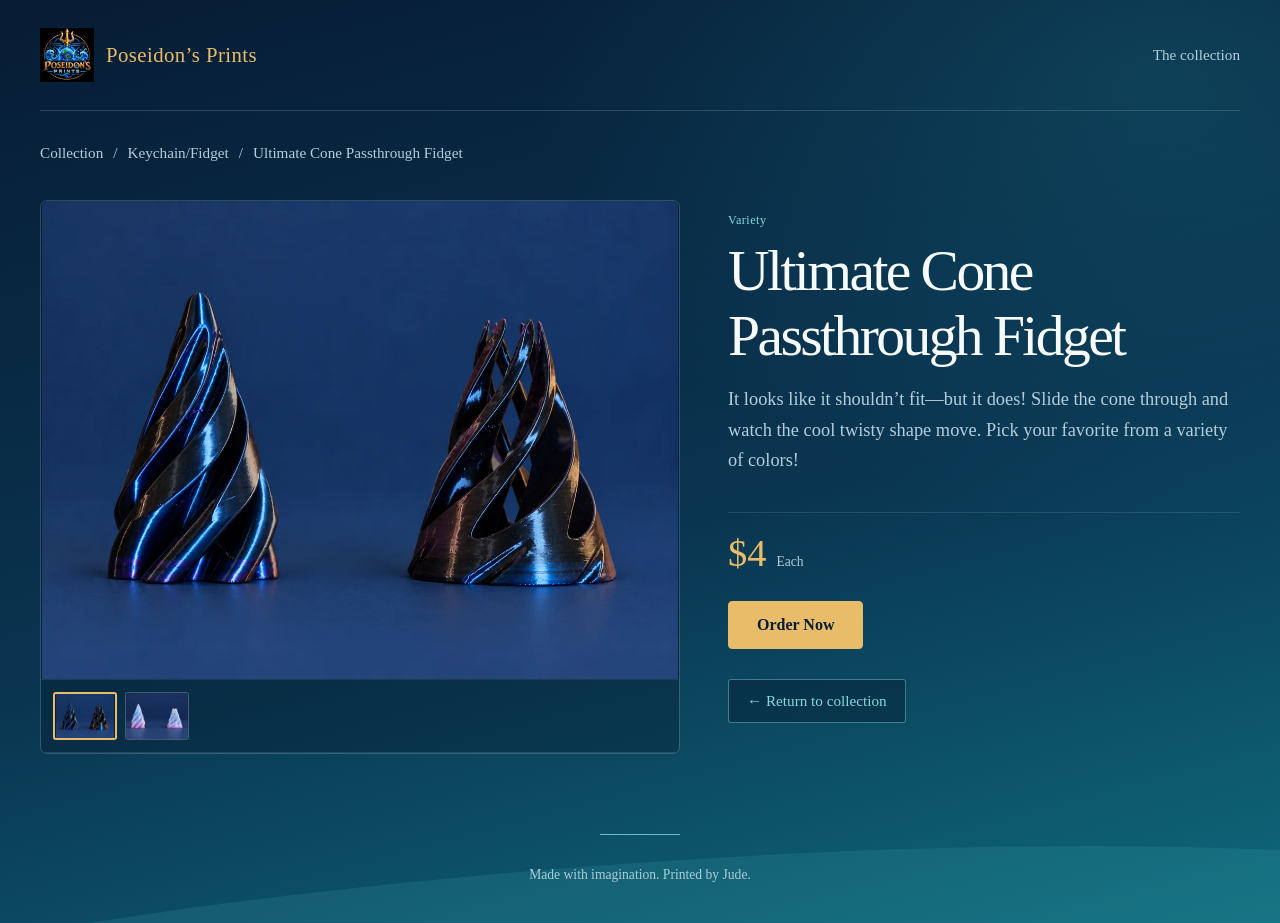
<file: cone-passthrough-fidget.html>
<!doctype html>
<html lang="en"><head><meta charset="utf-8"><meta name="viewport" content="width=device-width, initial-scale=1"><meta name="theme-color" content="#071c34"><meta name="description" content="It looks like it shouldn’t fit—but it does! Slide the cone through and watch the cool twisty shape move. Pick your favorite from a variety of colors!"><title>Ultimate Cone Passthrough Fidget | Poseidon’s Prints</title><style>
    :root { color-scheme: dark; --navy:#071c34; --cream:#f6faf9; --silver:#b4cedb; --aqua:#82dadd; --gold:#e9bc69; }
    *,*::before,*::after { box-sizing:border-box; }
    html { scroll-behavior:smooth; }
    body { margin:0; color:var(--cream); background:radial-gradient(ellipse at 90% 8%,rgba(32,144,161,.22),transparent 38%),linear-gradient(165deg,#071c34 0%,#0a3551 56%,#0e697a 100%); font-family:Georgia,'Times New Roman',serif; }
    a { color:inherit; }
    .wrap { width:min(1200px,calc(100% - 64px)); margin-inline:auto; }
    header { display:flex; align-items:center; justify-content:space-between; gap:24px; padding-block:28px; border-bottom:1px solid rgba(180,206,219,.2); }
    .brand { font-size:1.3rem; text-decoration:none; color:var(--gold); letter-spacing:.02em; }
    .nav { text-decoration:none; color:var(--silver); font-size:.95rem; }
    .nav:hover { color:var(--cream); }
    .hero { padding:78px 0 62px; display:grid; grid-template-columns:minmax(0,2fr) minmax(0,1fr); align-items:center; gap:42px; }
    .hero-copy { min-width:0; }
    .eyebrow { margin:0 0 22px; color:var(--gold); font-size:.8rem; letter-spacing:.19em; text-transform:uppercase; }
    h1 { margin:0; max-width:17ch; font-size:clamp(3.1rem,6.8vw,6rem); font-weight:400; line-height:1.04; letter-spacing:-.045em; text-wrap:balance; }
    .intro { margin:26px 0 0; max-width:560px; font-size:1.15rem; line-height:1.65; color:var(--silver); }
    .collection-top { display:flex; justify-content:space-between; align-items:baseline; gap:16px; padding:22px 0; border-top:1px solid rgba(180,206,219,.25); }
    .collection-top h2 { margin:0; font-size:1.25rem; font-weight:400; }
    .collection-top p { margin:0; color:var(--silver); font-size:.9rem; }
    .category-nav { display:flex; flex-wrap:wrap; gap:10px; margin:4px 0 38px; }
    .category-nav a { padding:10px 17px; border:1px solid rgba(130,218,221,.35); border-radius:3px; color:var(--aqua); text-decoration:none; font-size:.95rem; }
    .category-nav a:hover { color:var(--gold); border-color:var(--gold); }
    .return-collection { display:inline-flex; align-items:center; justify-content:center; min-height:44px; margin-top:24px; padding:11px 18px; border:1px solid rgba(130,218,221,.45); border-radius:3px; color:var(--aqua); background:rgba(4,24,43,.4); text-decoration:none; font-size:.95rem; }
    .return-collection:hover { color:var(--gold); border-color:var(--gold); }
    .return-collection:focus-visible { outline:2px solid var(--gold); outline-offset:4px; }
    .category-section { margin-bottom:48px; scroll-margin-top:24px; }
    .category-heading { display:flex; align-items:baseline; justify-content:space-between; gap:16px; margin-bottom:20px; padding-top:22px; border-top:1px solid rgba(180,206,219,.2); }
    .category-heading h2 { margin:0; color:var(--gold); font-size:clamp(1.7rem,3vw,2.2rem); font-weight:400; }
    .category-heading span { color:var(--silver); font-size:.85rem; }
    .grid { display:grid; grid-template-columns:repeat(3,minmax(0,1fr)); gap:26px; }
    .product { min-width:0; display:flex; flex-direction:column; border:1px solid rgba(180,206,219,.22); background:rgba(4,24,43,.6); border-radius:7px; overflow:hidden; }
    .product-photo { aspect-ratio:4/3; position:relative; display:grid; place-items:center; background:radial-gradient(ellipse at 50% 100%,rgba(33,124,149,.24),transparent 70%),#081f35; border-bottom:1px solid rgba(180,206,219,.16); }
    .product-photo>div { display:flex; flex-direction:column; align-items:center; gap:13px; color:var(--silver); opacity:.78; }
    .product-photo svg { width:44px; height:44px; color:var(--aqua); }
    .product-photo span { font-size:.9rem; }
    .badge { position:absolute; top:16px; left:16px; padding:6px 11px; border:1px solid rgba(233,188,105,.5); border-radius:2px; color:var(--gold); font-size:.72rem!important; letter-spacing:.08em; text-transform:uppercase; }
    .product-image { display:block; width:100%; height:100%; min-height:0; object-fit:contain; }
    .product-photo:has(.product-image) { overflow:hidden; }
    .photo-options { display:flex; gap:8px; padding:12px; background:rgba(4,24,43,.35); border-bottom:1px solid rgba(180,206,219,.16); }
    .photo-option { width:64px; height:48px; padding:0; overflow:hidden; border:1px solid rgba(180,206,219,.35); border-radius:3px; background:var(--navy); cursor:pointer; }
    .photo-option img { display:block; width:100%; height:100%; object-fit:contain; }
    .photo-option[aria-pressed="true"] { border:2px solid var(--gold); }
    .photo-option:focus-visible { outline:2px solid var(--aqua); outline-offset:3px; }
    .product-copy { display:flex; flex-direction:column; flex:1; padding:24px; }
    .finish { margin:0 0 10px; font-size:.76rem; line-height:1.4; color:var(--aqua); letter-spacing:.04em; }
    .product h3 { margin:0; font-weight:400; font-size:1.6rem; line-height:1.18; letter-spacing:-.02em; }
    .description { margin:16px 0 25px; color:var(--silver); font-size:1rem; line-height:1.65; }
    .price-line { margin-top:auto; display:flex; align-items:baseline; gap:10px; padding-top:18px; border-top:1px solid rgba(180,206,219,.15); }
    .price { color:var(--gold); font-size:1.9rem; }
    .unit { color:var(--silver); font-size:.85rem; }
    .pending { color:var(--gold); font-size:1rem; line-height:2.1; }
    footer { position:relative; text-align:center; padding:80px 24px 40px; overflow:hidden; }
    footer::before { content:''; position:absolute; width:140%; height:210px; left:-20%; bottom:-150px; background:rgba(87,202,204,.12); border-radius:50% 50% 0 0; transform:rotate(-4deg); pointer-events:none; }
    .rule { width:80px; height:1px; margin:0 auto 32px; background:var(--aqua); opacity:.8; }
    .logo { display:block; width:100%; max-width:360px; height:auto; margin:auto; filter:drop-shadow(0 16px 35px rgba(0,0,0,.32)); }
    footer p { margin:24px 0 0; color:var(--silver); font-size:.85rem; }
    a:focus-visible { outline:2px solid var(--gold); outline-offset:6px; }
    @media(max-width:900px) { .hero { grid-template-columns:1fr; gap:32px; } .logo { width:min(65vw,300px); } .grid { grid-template-columns:repeat(2,minmax(0,1fr)); } }
    @media(max-width:580px) { .wrap { width:calc(100% - 36px); } header { padding-block:22px; } .brand { font-size:1.1rem; } .hero { padding:54px 0 44px; } .intro { font-size:1.05rem; } .grid { grid-template-columns:1fr; gap:22px; } .product-copy { padding:23px; } .collection-top { align-items:center; } .collection-top h2 { font-size:1.1rem; } .collection-top p { font-size:.8rem; } footer { padding-top:60px; } }
    @media(prefers-reduced-motion:reduce) { html { scroll-behavior:auto; } }
  
body { min-height:100vh; }
.detail-main { padding-top:30px; }
.breadcrumbs { display:flex; flex-wrap:wrap; gap:10px; color:var(--silver); font-size:.95rem; line-height:1.6; }
.breadcrumbs a { text-decoration:none; }
.breadcrumbs a:hover { color:var(--gold); }
.detail-product { display:grid; grid-template-columns:minmax(0,1.25fr) minmax(0,1fr); align-items:start; gap:48px; margin-top:35px; }
.detail-product .product-gallery { border:1px solid rgba(180,206,219,.22); border-radius:7px; overflow:hidden; }
.detail-product .product-copy { padding:12px 0; }
.detail-product h1 { max-width:none; font-size:clamp(2.4rem,4.5vw,4rem); line-height:1.12; }
.detail-product .description { font-size:1.15rem; }
.detail-product .price-line { margin-top:12px; }
.detail-product .price { font-size:2.4rem; }
.detail-product .return-collection { align-self:flex-start; margin-top:30px; }
.header-logo { width:54px; height:54px; object-fit:contain; }
.detail-brand { display:flex; gap:12px; align-items:center; }
@media(max-width:760px) { .detail-product { grid-template-columns:1fr; gap:24px; } .detail-product .product-copy { padding:0; } .header-logo { width:40px; height:40px; } header { gap:12px; } }
.order-now { display:inline-flex; align-items:center; justify-content:center; align-self:flex-start; min-height:48px; margin-top:26px; padding:13px 28px; border:1px solid var(--gold); border-radius:4px; background:var(--gold); color:var(--navy); font:inherit; font-weight:bold; text-decoration:none; } .order-now:hover { background:#f4d395; }</style></head><body><header class="wrap"><a class="brand detail-brand" href="index.html"><img class="header-logo" src="assets/poseidons-prints-logo.webp" alt="" width="54" height="54">Poseidon’s Prints</a><a class="nav" href="index.html#collection">The collection</a></header>
<main class="wrap detail-main"><nav class="breadcrumbs" aria-label="Breadcrumb"><a href="index.html#collection">Collection</a><span aria-hidden="true">/</span><a href="index.html#keychain-fidget">Keychain/Fidget</a><span aria-hidden="true">/</span><span aria-current="page">Ultimate Cone Passthrough Fidget</span></nav>
<article class="detail-product" aria-labelledby="product-heading">
        <div class="product-gallery"><div class="product-photo"><img class="product-image" src="assets/products/cone-fidget-dark.webp" alt="Dark silk cone passthrough fidget" width="1200" height="900" loading="eager" decoding="async"></div><div class="photo-options" role="group" aria-label="Choose a product photo"><button type="button" class="photo-option" aria-label="Show Dark silk cone passthrough fidget" aria-pressed="true" data-photo="assets/products/cone-fidget-dark.webp" data-alt="Dark silk cone passthrough fidget" data-height="900"><img src="assets/products/cone-fidget-dark.webp" alt="" width="1200" height="900" loading="lazy"></button><button type="button" class="photo-option" aria-label="Show Pastel cone passthrough fidget" aria-pressed="false" data-photo="assets/products/cone-fidget-pastel.webp" data-alt="Pastel cone passthrough fidget" data-height="900"><img src="assets/products/cone-fidget-pastel.webp" alt="" width="1200" height="900" loading="lazy"></button></div></div>
        <div class="product-copy">
          <p class="finish">Variety</p>
          <h1 id="product-heading">Ultimate Cone Passthrough Fidget</h1>
          <p class="description">It looks like it shouldn’t fit—but it does! Slide the cone through and watch the cool twisty shape move. Pick your favorite from a variety of colors!</p>
          <div class="price-line"><span class="price">$4</span><span class="unit">Each</span></div>
        <a class="order-now" href="order.html?item=cone-passthrough-fidget">Order Now</a><a class="return-collection" href="index.html#item-5">← Return to collection</a></div></article></main><footer><div class="rule" aria-hidden="true"></div><p>Made with imagination. Printed by Jude.</p></footer><script>
    document.querySelectorAll('.photo-option').forEach(button => {
      button.addEventListener('click', () => {
        const gallery = button.closest('.product-gallery');
        const image = gallery.querySelector('.product-image');
        image.src = button.dataset.photo;
        image.alt = button.dataset.alt;
        image.height = Number(button.dataset.height);
        gallery.querySelectorAll('.photo-option').forEach(option => option.setAttribute('aria-pressed', String(option === button)));
      });
    });
  </script></body></html>
</file>
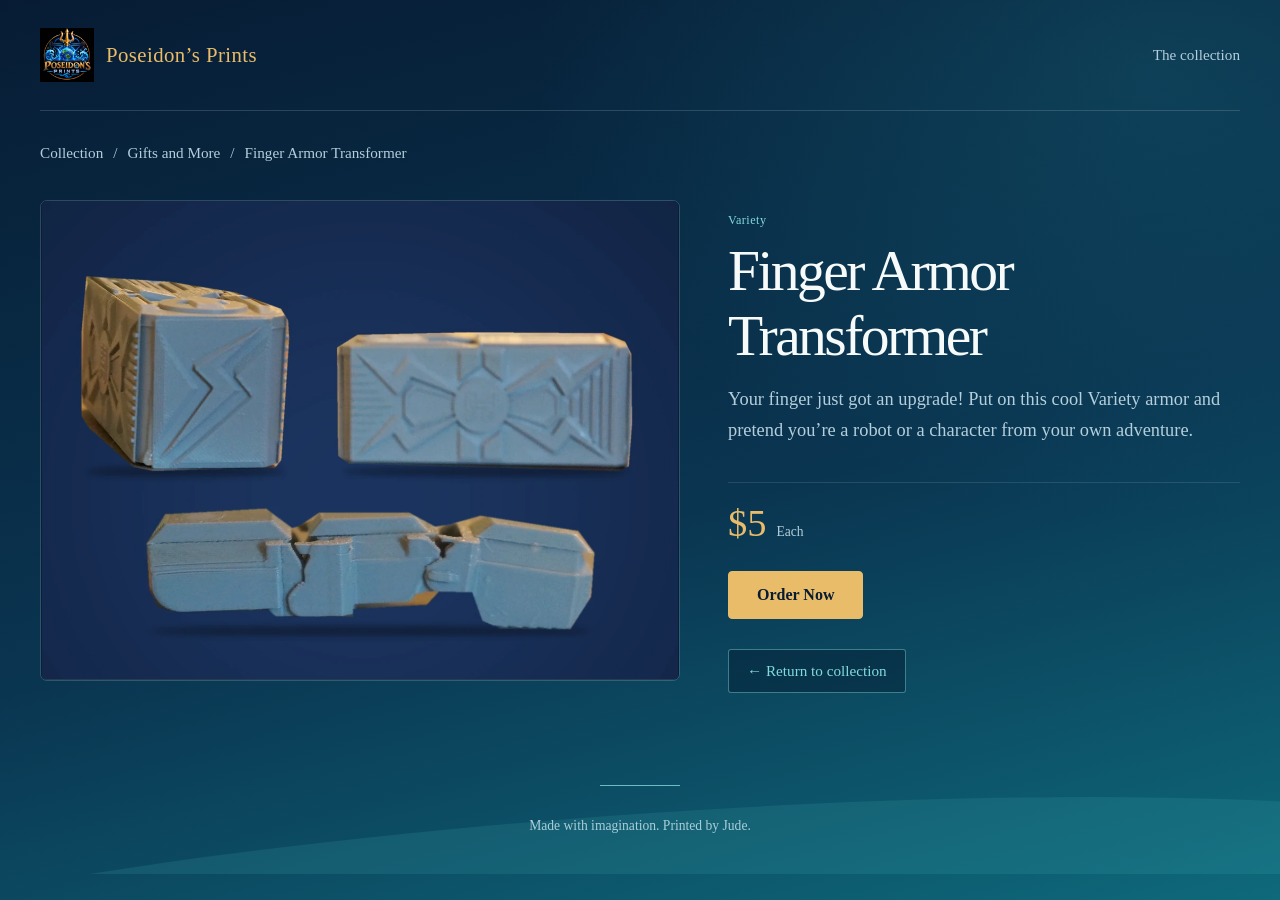
<file: finger-armor-transformer.html>
<!doctype html>
<html lang="en"><head><meta charset="utf-8"><meta name="viewport" content="width=device-width, initial-scale=1"><meta name="theme-color" content="#071c34"><meta name="description" content="Your finger just got an upgrade! Put on this cool Variety armor and pretend you’re a robot or a character from your own adventure."><title>Finger Armor Transformer | Poseidon’s Prints</title><style>
    :root { color-scheme: dark; --navy:#071c34; --cream:#f6faf9; --silver:#b4cedb; --aqua:#82dadd; --gold:#e9bc69; }
    *,*::before,*::after { box-sizing:border-box; }
    html { scroll-behavior:smooth; }
    body { margin:0; color:var(--cream); background:radial-gradient(ellipse at 90% 8%,rgba(32,144,161,.22),transparent 38%),linear-gradient(165deg,#071c34 0%,#0a3551 56%,#0e697a 100%); font-family:Georgia,'Times New Roman',serif; }
    a { color:inherit; }
    .wrap { width:min(1200px,calc(100% - 64px)); margin-inline:auto; }
    header { display:flex; align-items:center; justify-content:space-between; gap:24px; padding-block:28px; border-bottom:1px solid rgba(180,206,219,.2); }
    .brand { font-size:1.3rem; text-decoration:none; color:var(--gold); letter-spacing:.02em; }
    .nav { text-decoration:none; color:var(--silver); font-size:.95rem; }
    .nav:hover { color:var(--cream); }
    .hero { padding:78px 0 62px; display:grid; grid-template-columns:minmax(0,2fr) minmax(0,1fr); align-items:center; gap:42px; }
    .hero-copy { min-width:0; }
    .eyebrow { margin:0 0 22px; color:var(--gold); font-size:.8rem; letter-spacing:.19em; text-transform:uppercase; }
    h1 { margin:0; max-width:17ch; font-size:clamp(3.1rem,6.8vw,6rem); font-weight:400; line-height:1.04; letter-spacing:-.045em; text-wrap:balance; }
    .intro { margin:26px 0 0; max-width:560px; font-size:1.15rem; line-height:1.65; color:var(--silver); }
    .collection-top { display:flex; justify-content:space-between; align-items:baseline; gap:16px; padding:22px 0; border-top:1px solid rgba(180,206,219,.25); }
    .collection-top h2 { margin:0; font-size:1.25rem; font-weight:400; }
    .collection-top p { margin:0; color:var(--silver); font-size:.9rem; }
    .category-nav { display:flex; flex-wrap:wrap; gap:10px; margin:4px 0 38px; }
    .category-nav a { padding:10px 17px; border:1px solid rgba(130,218,221,.35); border-radius:3px; color:var(--aqua); text-decoration:none; font-size:.95rem; }
    .category-nav a:hover { color:var(--gold); border-color:var(--gold); }
    .return-collection { display:inline-flex; align-items:center; justify-content:center; min-height:44px; margin-top:24px; padding:11px 18px; border:1px solid rgba(130,218,221,.45); border-radius:3px; color:var(--aqua); background:rgba(4,24,43,.4); text-decoration:none; font-size:.95rem; }
    .return-collection:hover { color:var(--gold); border-color:var(--gold); }
    .return-collection:focus-visible { outline:2px solid var(--gold); outline-offset:4px; }
    .category-section { margin-bottom:48px; scroll-margin-top:24px; }
    .category-heading { display:flex; align-items:baseline; justify-content:space-between; gap:16px; margin-bottom:20px; padding-top:22px; border-top:1px solid rgba(180,206,219,.2); }
    .category-heading h2 { margin:0; color:var(--gold); font-size:clamp(1.7rem,3vw,2.2rem); font-weight:400; }
    .category-heading span { color:var(--silver); font-size:.85rem; }
    .grid { display:grid; grid-template-columns:repeat(3,minmax(0,1fr)); gap:26px; }
    .product { min-width:0; display:flex; flex-direction:column; border:1px solid rgba(180,206,219,.22); background:rgba(4,24,43,.6); border-radius:7px; overflow:hidden; }
    .product-photo { aspect-ratio:4/3; position:relative; display:grid; place-items:center; background:radial-gradient(ellipse at 50% 100%,rgba(33,124,149,.24),transparent 70%),#081f35; border-bottom:1px solid rgba(180,206,219,.16); }
    .product-photo>div { display:flex; flex-direction:column; align-items:center; gap:13px; color:var(--silver); opacity:.78; }
    .product-photo svg { width:44px; height:44px; color:var(--aqua); }
    .product-photo span { font-size:.9rem; }
    .badge { position:absolute; top:16px; left:16px; padding:6px 11px; border:1px solid rgba(233,188,105,.5); border-radius:2px; color:var(--gold); font-size:.72rem!important; letter-spacing:.08em; text-transform:uppercase; }
    .product-image { display:block; width:100%; height:100%; min-height:0; object-fit:contain; }
    .product-photo:has(.product-image) { overflow:hidden; }
    .photo-options { display:flex; gap:8px; padding:12px; background:rgba(4,24,43,.35); border-bottom:1px solid rgba(180,206,219,.16); }
    .photo-option { width:64px; height:48px; padding:0; overflow:hidden; border:1px solid rgba(180,206,219,.35); border-radius:3px; background:var(--navy); cursor:pointer; }
    .photo-option img { display:block; width:100%; height:100%; object-fit:contain; }
    .photo-option[aria-pressed="true"] { border:2px solid var(--gold); }
    .photo-option:focus-visible { outline:2px solid var(--aqua); outline-offset:3px; }
    .product-copy { display:flex; flex-direction:column; flex:1; padding:24px; }
    .finish { margin:0 0 10px; font-size:.76rem; line-height:1.4; color:var(--aqua); letter-spacing:.04em; }
    .product h3 { margin:0; font-weight:400; font-size:1.6rem; line-height:1.18; letter-spacing:-.02em; }
    .description { margin:16px 0 25px; color:var(--silver); font-size:1rem; line-height:1.65; }
    .price-line { margin-top:auto; display:flex; align-items:baseline; gap:10px; padding-top:18px; border-top:1px solid rgba(180,206,219,.15); }
    .price { color:var(--gold); font-size:1.9rem; }
    .unit { color:var(--silver); font-size:.85rem; }
    .pending { color:var(--gold); font-size:1rem; line-height:2.1; }
    footer { position:relative; text-align:center; padding:80px 24px 40px; overflow:hidden; }
    footer::before { content:''; position:absolute; width:140%; height:210px; left:-20%; bottom:-150px; background:rgba(87,202,204,.12); border-radius:50% 50% 0 0; transform:rotate(-4deg); pointer-events:none; }
    .rule { width:80px; height:1px; margin:0 auto 32px; background:var(--aqua); opacity:.8; }
    .logo { display:block; width:100%; max-width:360px; height:auto; margin:auto; filter:drop-shadow(0 16px 35px rgba(0,0,0,.32)); }
    footer p { margin:24px 0 0; color:var(--silver); font-size:.85rem; }
    a:focus-visible { outline:2px solid var(--gold); outline-offset:6px; }
    @media(max-width:900px) { .hero { grid-template-columns:1fr; gap:32px; } .logo { width:min(65vw,300px); } .grid { grid-template-columns:repeat(2,minmax(0,1fr)); } }
    @media(max-width:580px) { .wrap { width:calc(100% - 36px); } header { padding-block:22px; } .brand { font-size:1.1rem; } .hero { padding:54px 0 44px; } .intro { font-size:1.05rem; } .grid { grid-template-columns:1fr; gap:22px; } .product-copy { padding:23px; } .collection-top { align-items:center; } .collection-top h2 { font-size:1.1rem; } .collection-top p { font-size:.8rem; } footer { padding-top:60px; } }
    @media(prefers-reduced-motion:reduce) { html { scroll-behavior:auto; } }
  
body { min-height:100vh; }
.detail-main { padding-top:30px; }
.breadcrumbs { display:flex; flex-wrap:wrap; gap:10px; color:var(--silver); font-size:.95rem; line-height:1.6; }
.breadcrumbs a { text-decoration:none; }
.breadcrumbs a:hover { color:var(--gold); }
.detail-product { display:grid; grid-template-columns:minmax(0,1.25fr) minmax(0,1fr); align-items:start; gap:48px; margin-top:35px; }
.detail-product .product-gallery { border:1px solid rgba(180,206,219,.22); border-radius:7px; overflow:hidden; }
.detail-product .product-copy { padding:12px 0; }
.detail-product h1 { max-width:none; font-size:clamp(2.4rem,4.5vw,4rem); line-height:1.12; }
.detail-product .description { font-size:1.15rem; }
.detail-product .price-line { margin-top:12px; }
.detail-product .price { font-size:2.4rem; }
.detail-product .return-collection { align-self:flex-start; margin-top:30px; }
.header-logo { width:54px; height:54px; object-fit:contain; }
.detail-brand { display:flex; gap:12px; align-items:center; }
@media(max-width:760px) { .detail-product { grid-template-columns:1fr; gap:24px; } .detail-product .product-copy { padding:0; } .header-logo { width:40px; height:40px; } header { gap:12px; } }
.order-now { display:inline-flex; align-items:center; justify-content:center; align-self:flex-start; min-height:48px; margin-top:26px; padding:13px 28px; border:1px solid var(--gold); border-radius:4px; background:var(--gold); color:var(--navy); font:inherit; font-weight:bold; text-decoration:none; } .order-now:hover { background:#f4d395; }</style></head><body><header class="wrap"><a class="brand detail-brand" href="index.html"><img class="header-logo" src="assets/poseidons-prints-logo.webp" alt="" width="54" height="54">Poseidon’s Prints</a><a class="nav" href="index.html#collection">The collection</a></header>
<main class="wrap detail-main"><nav class="breadcrumbs" aria-label="Breadcrumb"><a href="index.html#collection">Collection</a><span aria-hidden="true">/</span><a href="index.html#gifts">Gifts and More</a><span aria-hidden="true">/</span><span aria-current="page">Finger Armor Transformer</span></nav>
<article class="detail-product" aria-labelledby="product-heading">
        <div class="product-gallery"><div class="product-photo"><img class="product-image" src="assets/products/finger-transformer-three-views.webp" alt="Finger Armor Transformer shown in three configurations on a navy background" width="1200" height="900" loading="eager" decoding="async"></div></div>

        <div class="product-copy">
          <p class="finish">Variety</p>
          <h1 id="product-heading">Finger Armor Transformer</h1>
          <p class="description">Your finger just got an upgrade! Put on this cool Variety armor and pretend you’re a robot or a character from your own adventure.</p>
          <div class="price-line"><span class="price">$5</span><span class="unit">Each</span></div>
        <a class="order-now" href="order.html?item=finger-armor-transformer">Order Now</a><a class="return-collection" href="index.html#item-11">← Return to collection</a></div></article></main><footer><div class="rule" aria-hidden="true"></div><p>Made with imagination. Printed by Jude.</p></footer><script>
    document.querySelectorAll('.photo-option').forEach(button => {
      button.addEventListener('click', () => {
        const gallery = button.closest('.product-gallery');
        const image = gallery.querySelector('.product-image');
        image.src = button.dataset.photo;
        image.alt = button.dataset.alt;
        image.height = Number(button.dataset.height);
        gallery.querySelectorAll('.photo-option').forEach(option => option.setAttribute('aria-pressed', String(option === button)));
      });
    });
  </script></body></html>
</file>
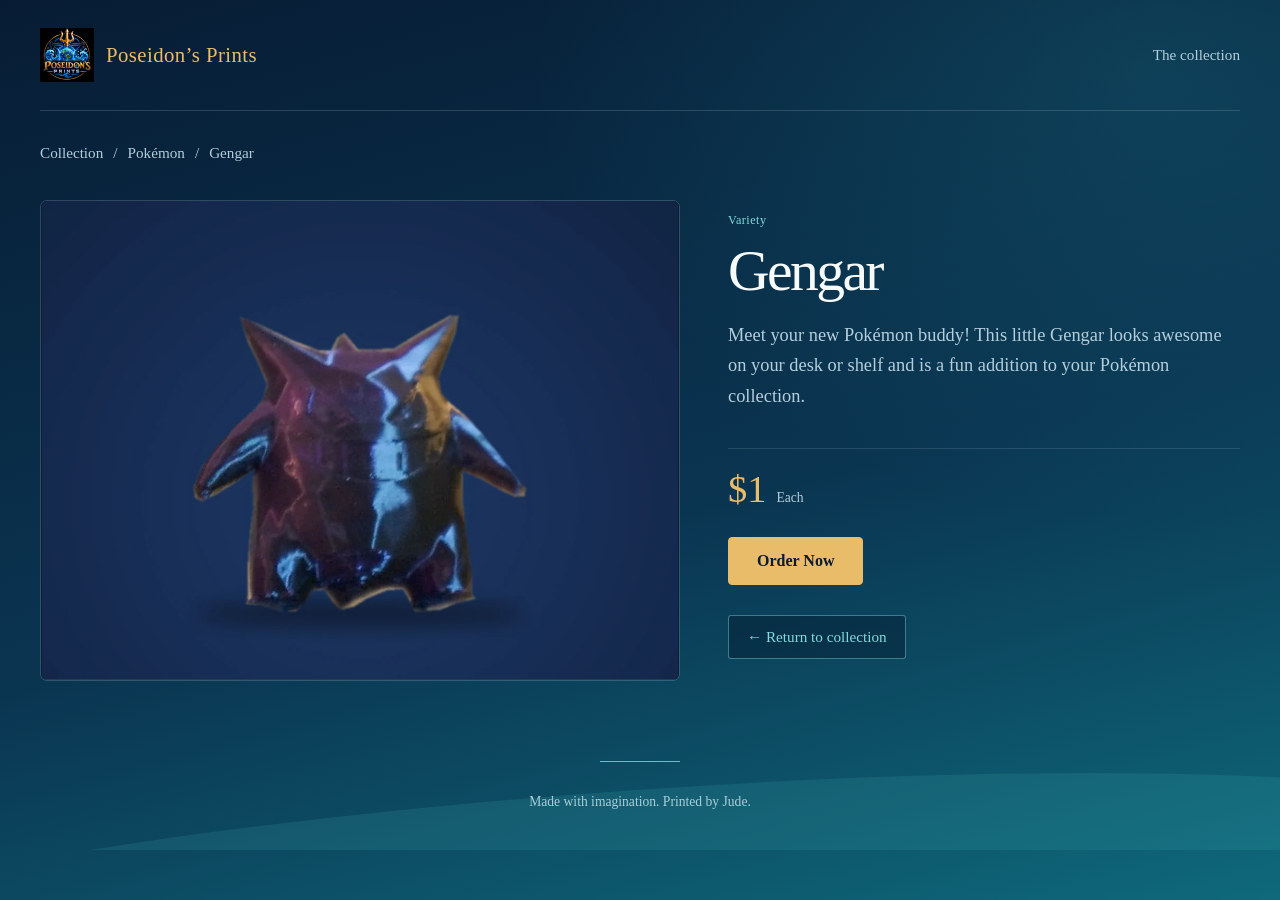
<file: gengar.html>
<!doctype html>
<html lang="en"><head><meta charset="utf-8"><meta name="viewport" content="width=device-width, initial-scale=1"><meta name="theme-color" content="#071c34"><meta name="description" content="Meet your new Pokémon buddy! This little Gengar looks awesome on your desk or shelf and is a fun addition to your Pokémon collection."><title>Gengar | Poseidon’s Prints</title><style>
    :root { color-scheme: dark; --navy:#071c34; --cream:#f6faf9; --silver:#b4cedb; --aqua:#82dadd; --gold:#e9bc69; }
    *,*::before,*::after { box-sizing:border-box; }
    html { scroll-behavior:smooth; }
    body { margin:0; color:var(--cream); background:radial-gradient(ellipse at 90% 8%,rgba(32,144,161,.22),transparent 38%),linear-gradient(165deg,#071c34 0%,#0a3551 56%,#0e697a 100%); font-family:Georgia,'Times New Roman',serif; }
    a { color:inherit; }
    .wrap { width:min(1200px,calc(100% - 64px)); margin-inline:auto; }
    header { display:flex; align-items:center; justify-content:space-between; gap:24px; padding-block:28px; border-bottom:1px solid rgba(180,206,219,.2); }
    .brand { font-size:1.3rem; text-decoration:none; color:var(--gold); letter-spacing:.02em; }
    .nav { text-decoration:none; color:var(--silver); font-size:.95rem; }
    .nav:hover { color:var(--cream); }
    .hero { padding:78px 0 62px; display:grid; grid-template-columns:minmax(0,2fr) minmax(0,1fr); align-items:center; gap:42px; }
    .hero-copy { min-width:0; }
    .eyebrow { margin:0 0 22px; color:var(--gold); font-size:.8rem; letter-spacing:.19em; text-transform:uppercase; }
    h1 { margin:0; max-width:17ch; font-size:clamp(3.1rem,6.8vw,6rem); font-weight:400; line-height:1.04; letter-spacing:-.045em; text-wrap:balance; }
    .intro { margin:26px 0 0; max-width:560px; font-size:1.15rem; line-height:1.65; color:var(--silver); }
    .collection-top { display:flex; justify-content:space-between; align-items:baseline; gap:16px; padding:22px 0; border-top:1px solid rgba(180,206,219,.25); }
    .collection-top h2 { margin:0; font-size:1.25rem; font-weight:400; }
    .collection-top p { margin:0; color:var(--silver); font-size:.9rem; }
    .category-nav { display:flex; flex-wrap:wrap; gap:10px; margin:4px 0 38px; }
    .category-nav a { padding:10px 17px; border:1px solid rgba(130,218,221,.35); border-radius:3px; color:var(--aqua); text-decoration:none; font-size:.95rem; }
    .category-nav a:hover { color:var(--gold); border-color:var(--gold); }
    .return-collection { display:inline-flex; align-items:center; justify-content:center; min-height:44px; margin-top:24px; padding:11px 18px; border:1px solid rgba(130,218,221,.45); border-radius:3px; color:var(--aqua); background:rgba(4,24,43,.4); text-decoration:none; font-size:.95rem; }
    .return-collection:hover { color:var(--gold); border-color:var(--gold); }
    .return-collection:focus-visible { outline:2px solid var(--gold); outline-offset:4px; }
    .category-section { margin-bottom:48px; scroll-margin-top:24px; }
    .category-heading { display:flex; align-items:baseline; justify-content:space-between; gap:16px; margin-bottom:20px; padding-top:22px; border-top:1px solid rgba(180,206,219,.2); }
    .category-heading h2 { margin:0; color:var(--gold); font-size:clamp(1.7rem,3vw,2.2rem); font-weight:400; }
    .category-heading span { color:var(--silver); font-size:.85rem; }
    .grid { display:grid; grid-template-columns:repeat(3,minmax(0,1fr)); gap:26px; }
    .product { min-width:0; display:flex; flex-direction:column; border:1px solid rgba(180,206,219,.22); background:rgba(4,24,43,.6); border-radius:7px; overflow:hidden; }
    .product-photo { aspect-ratio:4/3; position:relative; display:grid; place-items:center; background:radial-gradient(ellipse at 50% 100%,rgba(33,124,149,.24),transparent 70%),#081f35; border-bottom:1px solid rgba(180,206,219,.16); }
    .product-photo>div { display:flex; flex-direction:column; align-items:center; gap:13px; color:var(--silver); opacity:.78; }
    .product-photo svg { width:44px; height:44px; color:var(--aqua); }
    .product-photo span { font-size:.9rem; }
    .badge { position:absolute; top:16px; left:16px; padding:6px 11px; border:1px solid rgba(233,188,105,.5); border-radius:2px; color:var(--gold); font-size:.72rem!important; letter-spacing:.08em; text-transform:uppercase; }
    .product-image { display:block; width:100%; height:100%; min-height:0; object-fit:contain; }
    .product-photo:has(.product-image) { overflow:hidden; }
    .photo-options { display:flex; gap:8px; padding:12px; background:rgba(4,24,43,.35); border-bottom:1px solid rgba(180,206,219,.16); }
    .photo-option { width:64px; height:48px; padding:0; overflow:hidden; border:1px solid rgba(180,206,219,.35); border-radius:3px; background:var(--navy); cursor:pointer; }
    .photo-option img { display:block; width:100%; height:100%; object-fit:contain; }
    .photo-option[aria-pressed="true"] { border:2px solid var(--gold); }
    .photo-option:focus-visible { outline:2px solid var(--aqua); outline-offset:3px; }
    .product-copy { display:flex; flex-direction:column; flex:1; padding:24px; }
    .finish { margin:0 0 10px; font-size:.76rem; line-height:1.4; color:var(--aqua); letter-spacing:.04em; }
    .product h3 { margin:0; font-weight:400; font-size:1.6rem; line-height:1.18; letter-spacing:-.02em; }
    .description { margin:16px 0 25px; color:var(--silver); font-size:1rem; line-height:1.65; }
    .price-line { margin-top:auto; display:flex; align-items:baseline; gap:10px; padding-top:18px; border-top:1px solid rgba(180,206,219,.15); }
    .price { color:var(--gold); font-size:1.9rem; }
    .unit { color:var(--silver); font-size:.85rem; }
    .pending { color:var(--gold); font-size:1rem; line-height:2.1; }
    footer { position:relative; text-align:center; padding:80px 24px 40px; overflow:hidden; }
    footer::before { content:''; position:absolute; width:140%; height:210px; left:-20%; bottom:-150px; background:rgba(87,202,204,.12); border-radius:50% 50% 0 0; transform:rotate(-4deg); pointer-events:none; }
    .rule { width:80px; height:1px; margin:0 auto 32px; background:var(--aqua); opacity:.8; }
    .logo { display:block; width:100%; max-width:360px; height:auto; margin:auto; filter:drop-shadow(0 16px 35px rgba(0,0,0,.32)); }
    footer p { margin:24px 0 0; color:var(--silver); font-size:.85rem; }
    a:focus-visible { outline:2px solid var(--gold); outline-offset:6px; }
    @media(max-width:900px) { .hero { grid-template-columns:1fr; gap:32px; } .logo { width:min(65vw,300px); } .grid { grid-template-columns:repeat(2,minmax(0,1fr)); } }
    @media(max-width:580px) { .wrap { width:calc(100% - 36px); } header { padding-block:22px; } .brand { font-size:1.1rem; } .hero { padding:54px 0 44px; } .intro { font-size:1.05rem; } .grid { grid-template-columns:1fr; gap:22px; } .product-copy { padding:23px; } .collection-top { align-items:center; } .collection-top h2 { font-size:1.1rem; } .collection-top p { font-size:.8rem; } footer { padding-top:60px; } }
    @media(prefers-reduced-motion:reduce) { html { scroll-behavior:auto; } }
  
body { min-height:100vh; }
.detail-main { padding-top:30px; }
.breadcrumbs { display:flex; flex-wrap:wrap; gap:10px; color:var(--silver); font-size:.95rem; line-height:1.6; }
.breadcrumbs a { text-decoration:none; }
.breadcrumbs a:hover { color:var(--gold); }
.detail-product { display:grid; grid-template-columns:minmax(0,1.25fr) minmax(0,1fr); align-items:start; gap:48px; margin-top:35px; }
.detail-product .product-gallery { border:1px solid rgba(180,206,219,.22); border-radius:7px; overflow:hidden; }
.detail-product .product-copy { padding:12px 0; }
.detail-product h1 { max-width:none; font-size:clamp(2.4rem,4.5vw,4rem); line-height:1.12; }
.detail-product .description { font-size:1.15rem; }
.detail-product .price-line { margin-top:12px; }
.detail-product .price { font-size:2.4rem; }
.detail-product .return-collection { align-self:flex-start; margin-top:30px; }
.header-logo { width:54px; height:54px; object-fit:contain; }
.detail-brand { display:flex; gap:12px; align-items:center; }
@media(max-width:760px) { .detail-product { grid-template-columns:1fr; gap:24px; } .detail-product .product-copy { padding:0; } .header-logo { width:40px; height:40px; } header { gap:12px; } }
.order-now { display:inline-flex; align-items:center; justify-content:center; align-self:flex-start; min-height:48px; margin-top:26px; padding:13px 28px; border:1px solid var(--gold); border-radius:4px; background:var(--gold); color:var(--navy); font:inherit; font-weight:bold; text-decoration:none; } .order-now:hover { background:#f4d395; }</style></head><body><header class="wrap"><a class="brand detail-brand" href="index.html"><img class="header-logo" src="assets/poseidons-prints-logo.webp" alt="" width="54" height="54">Poseidon’s Prints</a><a class="nav" href="index.html#collection">The collection</a></header>
<main class="wrap detail-main"><nav class="breadcrumbs" aria-label="Breadcrumb"><a href="index.html#collection">Collection</a><span aria-hidden="true">/</span><a href="index.html#pokemon">Pokémon</a><span aria-hidden="true">/</span><span aria-current="page">Gengar</span></nav>
<article class="detail-product" aria-labelledby="product-heading">
        <div class="product-gallery"><div class="product-photo"><img class="product-image" src="assets/products/gengar-website.webp" alt="Gengar figurine" width="1200" height="900" loading="eager" decoding="async"></div></div>
        <div class="product-copy">
          <p class="finish">Variety</p>
          <h1 id="product-heading">Gengar</h1>
          <p class="description">Meet your new Pokémon buddy! This little Gengar looks awesome on your desk or shelf and is a fun addition to your Pokémon collection.</p>
          <div class="price-line"><span class="price">$1</span><span class="unit">Each</span></div>
        <a class="order-now" href="order.html?item=gengar">Order Now</a><a class="return-collection" href="index.html#item-1">← Return to collection</a></div></article></main><footer><div class="rule" aria-hidden="true"></div><p>Made with imagination. Printed by Jude.</p></footer><script>
    document.querySelectorAll('.photo-option').forEach(button => {
      button.addEventListener('click', () => {
        const gallery = button.closest('.product-gallery');
        const image = gallery.querySelector('.product-image');
        image.src = button.dataset.photo;
        image.alt = button.dataset.alt;
        image.height = Number(button.dataset.height);
        gallery.querySelectorAll('.photo-option').forEach(option => option.setAttribute('aria-pressed', String(option === button)));
      });
    });
  </script></body></html>
</file>
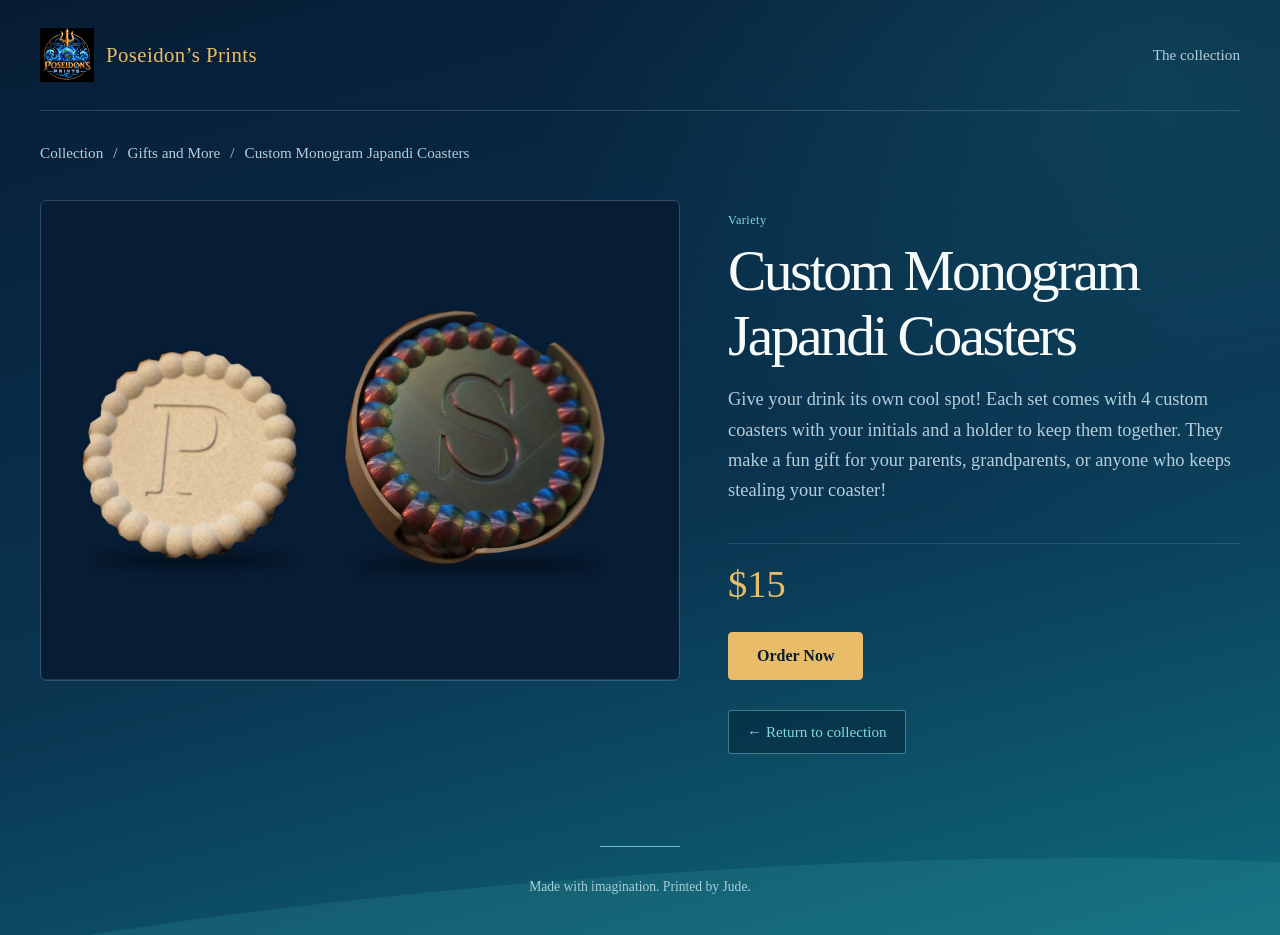
<file: monogram-japandi-coasters.html>
<!doctype html>
<html lang="en"><head><meta charset="utf-8"><meta name="viewport" content="width=device-width, initial-scale=1"><meta name="theme-color" content="#071c34"><meta name="description" content="Give your drink its own cool spot! Each set comes with 4 custom coasters with your initials and a holder to keep them together. They make a fun gift for your parents, grandparents, or anyone who keeps stealing your coaster!"><title>Custom Monogram Japandi Coasters | Poseidon’s Prints</title><style>
    :root { color-scheme: dark; --navy:#071c34; --cream:#f6faf9; --silver:#b4cedb; --aqua:#82dadd; --gold:#e9bc69; }
    *,*::before,*::after { box-sizing:border-box; }
    html { scroll-behavior:smooth; }
    body { margin:0; color:var(--cream); background:radial-gradient(ellipse at 90% 8%,rgba(32,144,161,.22),transparent 38%),linear-gradient(165deg,#071c34 0%,#0a3551 56%,#0e697a 100%); font-family:Georgia,'Times New Roman',serif; }
    a { color:inherit; }
    .wrap { width:min(1200px,calc(100% - 64px)); margin-inline:auto; }
    header { display:flex; align-items:center; justify-content:space-between; gap:24px; padding-block:28px; border-bottom:1px solid rgba(180,206,219,.2); }
    .brand { font-size:1.3rem; text-decoration:none; color:var(--gold); letter-spacing:.02em; }
    .nav { text-decoration:none; color:var(--silver); font-size:.95rem; }
    .nav:hover { color:var(--cream); }
    .hero { padding:78px 0 62px; display:grid; grid-template-columns:minmax(0,2fr) minmax(0,1fr); align-items:center; gap:42px; }
    .hero-copy { min-width:0; }
    .eyebrow { margin:0 0 22px; color:var(--gold); font-size:.8rem; letter-spacing:.19em; text-transform:uppercase; }
    h1 { margin:0; max-width:17ch; font-size:clamp(3.1rem,6.8vw,6rem); font-weight:400; line-height:1.04; letter-spacing:-.045em; text-wrap:balance; }
    .intro { margin:26px 0 0; max-width:560px; font-size:1.15rem; line-height:1.65; color:var(--silver); }
    .collection-top { display:flex; justify-content:space-between; align-items:baseline; gap:16px; padding:22px 0; border-top:1px solid rgba(180,206,219,.25); }
    .collection-top h2 { margin:0; font-size:1.25rem; font-weight:400; }
    .collection-top p { margin:0; color:var(--silver); font-size:.9rem; }
    .category-nav { display:flex; flex-wrap:wrap; gap:10px; margin:4px 0 38px; }
    .category-nav a { padding:10px 17px; border:1px solid rgba(130,218,221,.35); border-radius:3px; color:var(--aqua); text-decoration:none; font-size:.95rem; }
    .category-nav a:hover { color:var(--gold); border-color:var(--gold); }
    .return-collection { display:inline-flex; align-items:center; justify-content:center; min-height:44px; margin-top:24px; padding:11px 18px; border:1px solid rgba(130,218,221,.45); border-radius:3px; color:var(--aqua); background:rgba(4,24,43,.4); text-decoration:none; font-size:.95rem; }
    .return-collection:hover { color:var(--gold); border-color:var(--gold); }
    .return-collection:focus-visible { outline:2px solid var(--gold); outline-offset:4px; }
    .category-section { margin-bottom:48px; scroll-margin-top:24px; }
    .category-heading { display:flex; align-items:baseline; justify-content:space-between; gap:16px; margin-bottom:20px; padding-top:22px; border-top:1px solid rgba(180,206,219,.2); }
    .category-heading h2 { margin:0; color:var(--gold); font-size:clamp(1.7rem,3vw,2.2rem); font-weight:400; }
    .category-heading span { color:var(--silver); font-size:.85rem; }
    .grid { display:grid; grid-template-columns:repeat(3,minmax(0,1fr)); gap:26px; }
    .product { min-width:0; display:flex; flex-direction:column; border:1px solid rgba(180,206,219,.22); background:rgba(4,24,43,.6); border-radius:7px; overflow:hidden; }
    .product-photo { aspect-ratio:4/3; position:relative; display:grid; place-items:center; background:radial-gradient(ellipse at 50% 100%,rgba(33,124,149,.24),transparent 70%),#081f35; border-bottom:1px solid rgba(180,206,219,.16); }
    .product-photo>div { display:flex; flex-direction:column; align-items:center; gap:13px; color:var(--silver); opacity:.78; }
    .product-photo svg { width:44px; height:44px; color:var(--aqua); }
    .product-photo span { font-size:.9rem; }
    .badge { position:absolute; top:16px; left:16px; padding:6px 11px; border:1px solid rgba(233,188,105,.5); border-radius:2px; color:var(--gold); font-size:.72rem!important; letter-spacing:.08em; text-transform:uppercase; }
    .product-image { display:block; width:100%; height:100%; min-height:0; object-fit:contain; }
    .product-photo:has(.product-image) { overflow:hidden; }
    .photo-options { display:flex; gap:8px; padding:12px; background:rgba(4,24,43,.35); border-bottom:1px solid rgba(180,206,219,.16); }
    .photo-option { width:64px; height:48px; padding:0; overflow:hidden; border:1px solid rgba(180,206,219,.35); border-radius:3px; background:var(--navy); cursor:pointer; }
    .photo-option img { display:block; width:100%; height:100%; object-fit:contain; }
    .photo-option[aria-pressed="true"] { border:2px solid var(--gold); }
    .photo-option:focus-visible { outline:2px solid var(--aqua); outline-offset:3px; }
    .product-copy { display:flex; flex-direction:column; flex:1; padding:24px; }
    .finish { margin:0 0 10px; font-size:.76rem; line-height:1.4; color:var(--aqua); letter-spacing:.04em; }
    .product h3 { margin:0; font-weight:400; font-size:1.6rem; line-height:1.18; letter-spacing:-.02em; }
    .description { margin:16px 0 25px; color:var(--silver); font-size:1rem; line-height:1.65; }
    .price-line { margin-top:auto; display:flex; align-items:baseline; gap:10px; padding-top:18px; border-top:1px solid rgba(180,206,219,.15); }
    .price { color:var(--gold); font-size:1.9rem; }
    .unit { color:var(--silver); font-size:.85rem; }
    .pending { color:var(--gold); font-size:1rem; line-height:2.1; }
    footer { position:relative; text-align:center; padding:80px 24px 40px; overflow:hidden; }
    footer::before { content:''; position:absolute; width:140%; height:210px; left:-20%; bottom:-150px; background:rgba(87,202,204,.12); border-radius:50% 50% 0 0; transform:rotate(-4deg); pointer-events:none; }
    .rule { width:80px; height:1px; margin:0 auto 32px; background:var(--aqua); opacity:.8; }
    .logo { display:block; width:100%; max-width:360px; height:auto; margin:auto; filter:drop-shadow(0 16px 35px rgba(0,0,0,.32)); }
    footer p { margin:24px 0 0; color:var(--silver); font-size:.85rem; }
    a:focus-visible { outline:2px solid var(--gold); outline-offset:6px; }
    @media(max-width:900px) { .hero { grid-template-columns:1fr; gap:32px; } .logo { width:min(65vw,300px); } .grid { grid-template-columns:repeat(2,minmax(0,1fr)); } }
    @media(max-width:580px) { .wrap { width:calc(100% - 36px); } header { padding-block:22px; } .brand { font-size:1.1rem; } .hero { padding:54px 0 44px; } .intro { font-size:1.05rem; } .grid { grid-template-columns:1fr; gap:22px; } .product-copy { padding:23px; } .collection-top { align-items:center; } .collection-top h2 { font-size:1.1rem; } .collection-top p { font-size:.8rem; } footer { padding-top:60px; } }
    @media(prefers-reduced-motion:reduce) { html { scroll-behavior:auto; } }
  
body { min-height:100vh; }
.detail-main { padding-top:30px; }
.breadcrumbs { display:flex; flex-wrap:wrap; gap:10px; color:var(--silver); font-size:.95rem; line-height:1.6; }
.breadcrumbs a { text-decoration:none; }
.breadcrumbs a:hover { color:var(--gold); }
.detail-product { display:grid; grid-template-columns:minmax(0,1.25fr) minmax(0,1fr); align-items:start; gap:48px; margin-top:35px; }
.detail-product .product-gallery { border:1px solid rgba(180,206,219,.22); border-radius:7px; overflow:hidden; }
.detail-product .product-copy { padding:12px 0; }
.detail-product h1 { max-width:none; font-size:clamp(2.4rem,4.5vw,4rem); line-height:1.12; }
.detail-product .description { font-size:1.15rem; }
.detail-product .price-line { margin-top:12px; }
.detail-product .price { font-size:2.4rem; }
.detail-product .return-collection { align-self:flex-start; margin-top:30px; }
.header-logo { width:54px; height:54px; object-fit:contain; }
.detail-brand { display:flex; gap:12px; align-items:center; }
@media(max-width:760px) { .detail-product { grid-template-columns:1fr; gap:24px; } .detail-product .product-copy { padding:0; } .header-logo { width:40px; height:40px; } header { gap:12px; } }
.order-now { display:inline-flex; align-items:center; justify-content:center; align-self:flex-start; min-height:48px; margin-top:26px; padding:13px 28px; border:1px solid var(--gold); border-radius:4px; background:var(--gold); color:var(--navy); font:inherit; font-weight:bold; text-decoration:none; } .order-now:hover { background:#f4d395; }</style></head><body><header class="wrap"><a class="brand detail-brand" href="index.html"><img class="header-logo" src="assets/poseidons-prints-logo.webp" alt="" width="54" height="54">Poseidon’s Prints</a><a class="nav" href="index.html#collection">The collection</a></header>
<main class="wrap detail-main"><nav class="breadcrumbs" aria-label="Breadcrumb"><a href="index.html#collection">Collection</a><span aria-hidden="true">/</span><a href="index.html#gifts">Gifts and More</a><span aria-hidden="true">/</span><span aria-current="page">Custom Monogram Japandi Coasters</span></nav>
<article class="detail-product" aria-labelledby="product-heading">
        <div class="product-gallery"><div class="product-photo"><img class="product-image" src="assets/products/monogram-coasters-website.webp" alt="Cream P monogram coaster beside a colorful S monogram coaster in its holder on a navy background" width="1200" height="900" loading="eager" decoding="async"></div></div>
        <div class="product-copy">
          <p class="finish">Variety</p>
          <h1 id="product-heading">Custom Monogram Japandi Coasters</h1>
          <p class="description">Give your drink its own cool spot! Each set comes with 4 custom coasters with your initials and a holder to keep them together. They make a fun gift for your parents, grandparents, or anyone who keeps stealing your coaster!</p>
          <div class="price-line"><span class="price">$15</span></div>
        <a class="order-now" href="order.html?item=monogram-japandi-coasters">Order Now</a><a class="return-collection" href="index.html#item-7">← Return to collection</a></div></article></main><footer><div class="rule" aria-hidden="true"></div><p>Made with imagination. Printed by Jude.</p></footer><script>
    document.querySelectorAll('.photo-option').forEach(button => {
      button.addEventListener('click', () => {
        const gallery = button.closest('.product-gallery');
        const image = gallery.querySelector('.product-image');
        image.src = button.dataset.photo;
        image.alt = button.dataset.alt;
        image.height = Number(button.dataset.height);
        gallery.querySelectorAll('.photo-option').forEach(option => option.setAttribute('aria-pressed', String(option === button)));
      });
    });
  </script></body></html>
</file>
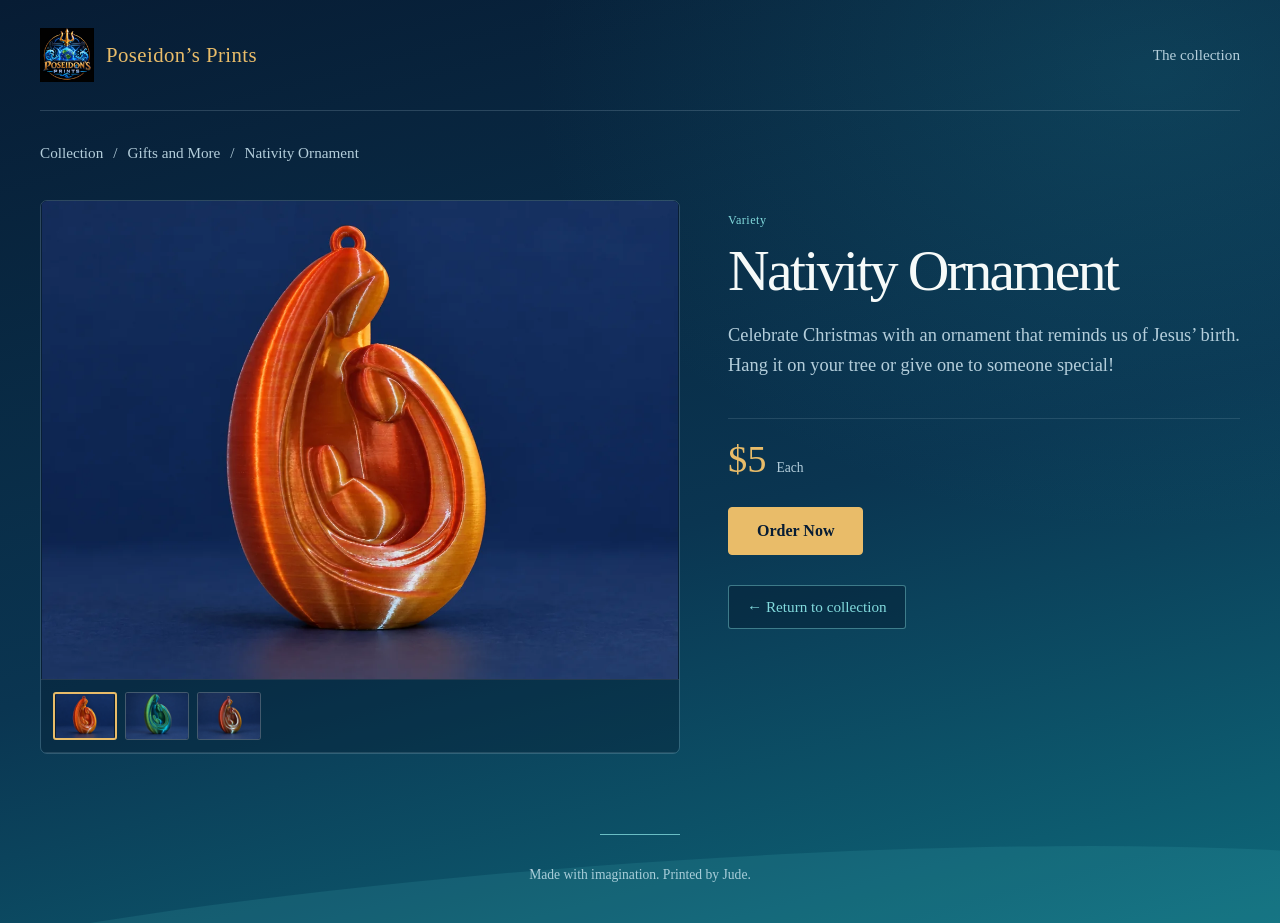
<file: nativity-ornament.html>
<!doctype html>
<html lang="en"><head><meta charset="utf-8"><meta name="viewport" content="width=device-width, initial-scale=1"><meta name="theme-color" content="#071c34"><meta name="description" content="Celebrate Christmas with an ornament that reminds us of Jesus’ birth. Hang it on your tree or give one to someone special!"><title>Nativity Ornament | Poseidon’s Prints</title><style>
    :root { color-scheme: dark; --navy:#071c34; --cream:#f6faf9; --silver:#b4cedb; --aqua:#82dadd; --gold:#e9bc69; }
    *,*::before,*::after { box-sizing:border-box; }
    html { scroll-behavior:smooth; }
    body { margin:0; color:var(--cream); background:radial-gradient(ellipse at 90% 8%,rgba(32,144,161,.22),transparent 38%),linear-gradient(165deg,#071c34 0%,#0a3551 56%,#0e697a 100%); font-family:Georgia,'Times New Roman',serif; }
    a { color:inherit; }
    .wrap { width:min(1200px,calc(100% - 64px)); margin-inline:auto; }
    header { display:flex; align-items:center; justify-content:space-between; gap:24px; padding-block:28px; border-bottom:1px solid rgba(180,206,219,.2); }
    .brand { font-size:1.3rem; text-decoration:none; color:var(--gold); letter-spacing:.02em; }
    .nav { text-decoration:none; color:var(--silver); font-size:.95rem; }
    .nav:hover { color:var(--cream); }
    .hero { padding:78px 0 62px; display:grid; grid-template-columns:minmax(0,2fr) minmax(0,1fr); align-items:center; gap:42px; }
    .hero-copy { min-width:0; }
    .eyebrow { margin:0 0 22px; color:var(--gold); font-size:.8rem; letter-spacing:.19em; text-transform:uppercase; }
    h1 { margin:0; max-width:17ch; font-size:clamp(3.1rem,6.8vw,6rem); font-weight:400; line-height:1.04; letter-spacing:-.045em; text-wrap:balance; }
    .intro { margin:26px 0 0; max-width:560px; font-size:1.15rem; line-height:1.65; color:var(--silver); }
    .collection-top { display:flex; justify-content:space-between; align-items:baseline; gap:16px; padding:22px 0; border-top:1px solid rgba(180,206,219,.25); }
    .collection-top h2 { margin:0; font-size:1.25rem; font-weight:400; }
    .collection-top p { margin:0; color:var(--silver); font-size:.9rem; }
    .category-nav { display:flex; flex-wrap:wrap; gap:10px; margin:4px 0 38px; }
    .category-nav a { padding:10px 17px; border:1px solid rgba(130,218,221,.35); border-radius:3px; color:var(--aqua); text-decoration:none; font-size:.95rem; }
    .category-nav a:hover { color:var(--gold); border-color:var(--gold); }
    .return-collection { display:inline-flex; align-items:center; justify-content:center; min-height:44px; margin-top:24px; padding:11px 18px; border:1px solid rgba(130,218,221,.45); border-radius:3px; color:var(--aqua); background:rgba(4,24,43,.4); text-decoration:none; font-size:.95rem; }
    .return-collection:hover { color:var(--gold); border-color:var(--gold); }
    .return-collection:focus-visible { outline:2px solid var(--gold); outline-offset:4px; }
    .category-section { margin-bottom:48px; scroll-margin-top:24px; }
    .category-heading { display:flex; align-items:baseline; justify-content:space-between; gap:16px; margin-bottom:20px; padding-top:22px; border-top:1px solid rgba(180,206,219,.2); }
    .category-heading h2 { margin:0; color:var(--gold); font-size:clamp(1.7rem,3vw,2.2rem); font-weight:400; }
    .category-heading span { color:var(--silver); font-size:.85rem; }
    .grid { display:grid; grid-template-columns:repeat(3,minmax(0,1fr)); gap:26px; }
    .product { min-width:0; display:flex; flex-direction:column; border:1px solid rgba(180,206,219,.22); background:rgba(4,24,43,.6); border-radius:7px; overflow:hidden; }
    .product-photo { aspect-ratio:4/3; position:relative; display:grid; place-items:center; background:radial-gradient(ellipse at 50% 100%,rgba(33,124,149,.24),transparent 70%),#081f35; border-bottom:1px solid rgba(180,206,219,.16); }
    .product-photo>div { display:flex; flex-direction:column; align-items:center; gap:13px; color:var(--silver); opacity:.78; }
    .product-photo svg { width:44px; height:44px; color:var(--aqua); }
    .product-photo span { font-size:.9rem; }
    .badge { position:absolute; top:16px; left:16px; padding:6px 11px; border:1px solid rgba(233,188,105,.5); border-radius:2px; color:var(--gold); font-size:.72rem!important; letter-spacing:.08em; text-transform:uppercase; }
    .product-image { display:block; width:100%; height:100%; min-height:0; object-fit:contain; }
    .product-photo:has(.product-image) { overflow:hidden; }
    .photo-options { display:flex; gap:8px; padding:12px; background:rgba(4,24,43,.35); border-bottom:1px solid rgba(180,206,219,.16); }
    .photo-option { width:64px; height:48px; padding:0; overflow:hidden; border:1px solid rgba(180,206,219,.35); border-radius:3px; background:var(--navy); cursor:pointer; }
    .photo-option img { display:block; width:100%; height:100%; object-fit:contain; }
    .photo-option[aria-pressed="true"] { border:2px solid var(--gold); }
    .photo-option:focus-visible { outline:2px solid var(--aqua); outline-offset:3px; }
    .product-copy { display:flex; flex-direction:column; flex:1; padding:24px; }
    .finish { margin:0 0 10px; font-size:.76rem; line-height:1.4; color:var(--aqua); letter-spacing:.04em; }
    .product h3 { margin:0; font-weight:400; font-size:1.6rem; line-height:1.18; letter-spacing:-.02em; }
    .description { margin:16px 0 25px; color:var(--silver); font-size:1rem; line-height:1.65; }
    .price-line { margin-top:auto; display:flex; align-items:baseline; gap:10px; padding-top:18px; border-top:1px solid rgba(180,206,219,.15); }
    .price { color:var(--gold); font-size:1.9rem; }
    .unit { color:var(--silver); font-size:.85rem; }
    .pending { color:var(--gold); font-size:1rem; line-height:2.1; }
    footer { position:relative; text-align:center; padding:80px 24px 40px; overflow:hidden; }
    footer::before { content:''; position:absolute; width:140%; height:210px; left:-20%; bottom:-150px; background:rgba(87,202,204,.12); border-radius:50% 50% 0 0; transform:rotate(-4deg); pointer-events:none; }
    .rule { width:80px; height:1px; margin:0 auto 32px; background:var(--aqua); opacity:.8; }
    .logo { display:block; width:100%; max-width:360px; height:auto; margin:auto; filter:drop-shadow(0 16px 35px rgba(0,0,0,.32)); }
    footer p { margin:24px 0 0; color:var(--silver); font-size:.85rem; }
    a:focus-visible { outline:2px solid var(--gold); outline-offset:6px; }
    @media(max-width:900px) { .hero { grid-template-columns:1fr; gap:32px; } .logo { width:min(65vw,300px); } .grid { grid-template-columns:repeat(2,minmax(0,1fr)); } }
    @media(max-width:580px) { .wrap { width:calc(100% - 36px); } header { padding-block:22px; } .brand { font-size:1.1rem; } .hero { padding:54px 0 44px; } .intro { font-size:1.05rem; } .grid { grid-template-columns:1fr; gap:22px; } .product-copy { padding:23px; } .collection-top { align-items:center; } .collection-top h2 { font-size:1.1rem; } .collection-top p { font-size:.8rem; } footer { padding-top:60px; } }
    @media(prefers-reduced-motion:reduce) { html { scroll-behavior:auto; } }
  
body { min-height:100vh; }
.detail-main { padding-top:30px; }
.breadcrumbs { display:flex; flex-wrap:wrap; gap:10px; color:var(--silver); font-size:.95rem; line-height:1.6; }
.breadcrumbs a { text-decoration:none; }
.breadcrumbs a:hover { color:var(--gold); }
.detail-product { display:grid; grid-template-columns:minmax(0,1.25fr) minmax(0,1fr); align-items:start; gap:48px; margin-top:35px; }
.detail-product .product-gallery { border:1px solid rgba(180,206,219,.22); border-radius:7px; overflow:hidden; }
.detail-product .product-copy { padding:12px 0; }
.detail-product h1 { max-width:none; font-size:clamp(2.4rem,4.5vw,4rem); line-height:1.12; }
.detail-product .description { font-size:1.15rem; }
.detail-product .price-line { margin-top:12px; }
.detail-product .price { font-size:2.4rem; }
.detail-product .return-collection { align-self:flex-start; margin-top:30px; }
.header-logo { width:54px; height:54px; object-fit:contain; }
.detail-brand { display:flex; gap:12px; align-items:center; }
@media(max-width:760px) { .detail-product { grid-template-columns:1fr; gap:24px; } .detail-product .product-copy { padding:0; } .header-logo { width:40px; height:40px; } header { gap:12px; } }
.order-now { display:inline-flex; align-items:center; justify-content:center; align-self:flex-start; min-height:48px; margin-top:26px; padding:13px 28px; border:1px solid var(--gold); border-radius:4px; background:var(--gold); color:var(--navy); font:inherit; font-weight:bold; text-decoration:none; } .order-now:hover { background:#f4d395; }</style></head><body><header class="wrap"><a class="brand detail-brand" href="index.html"><img class="header-logo" src="assets/poseidons-prints-logo.webp" alt="" width="54" height="54">Poseidon’s Prints</a><a class="nav" href="index.html#collection">The collection</a></header>
<main class="wrap detail-main"><nav class="breadcrumbs" aria-label="Breadcrumb"><a href="index.html#collection">Collection</a><span aria-hidden="true">/</span><a href="index.html#gifts">Gifts and More</a><span aria-hidden="true">/</span><span aria-current="page">Nativity Ornament</span></nav>
<article class="detail-product" aria-labelledby="product-heading">
        <div class="product-gallery"><div class="product-photo"><img class="product-image" src="assets/products/nativity-ornament-orange-gold.webp" alt="Orange and gold nativity ornament" width="1200" height="900" loading="eager" decoding="async"></div><div class="photo-options" role="group" aria-label="Choose a product photo"><button type="button" class="photo-option" aria-label="Show Orange and gold nativity ornament" aria-pressed="true" data-photo="assets/products/nativity-ornament-orange-gold.webp" data-alt="Orange and gold nativity ornament" data-height="900"><img src="assets/products/nativity-ornament-orange-gold.webp" alt="" width="1200" height="900" loading="lazy"></button><button type="button" class="photo-option" aria-label="Show Teal and green nativity ornament" aria-pressed="false" data-photo="assets/products/nativity-ornament-teal-green.webp" data-alt="Teal and green nativity ornament" data-height="900"><img src="assets/products/nativity-ornament-teal-green.webp" alt="" width="1200" height="900" loading="lazy"></button><button type="button" class="photo-option" aria-label="Show Red and gold nativity ornament" aria-pressed="false" data-photo="assets/products/nativity-ornament-red-gold.webp" data-alt="Red and gold nativity ornament" data-height="900"><img src="assets/products/nativity-ornament-red-gold.webp" alt="" width="1200" height="900" loading="lazy"></button></div></div>
        <div class="product-copy">
          <p class="finish">Variety</p>
          <h1 id="product-heading">Nativity Ornament</h1>
          <p class="description">Celebrate Christmas with an ornament that reminds us of Jesus’ birth. Hang it on your tree or give one to someone special!</p>
          <div class="price-line"><span class="price">$5</span><span class="unit">Each</span></div>
        <a class="order-now" href="order.html?item=nativity-ornament">Order Now</a><a class="return-collection" href="index.html#item-8">← Return to collection</a></div></article></main><footer><div class="rule" aria-hidden="true"></div><p>Made with imagination. Printed by Jude.</p></footer><script>
    document.querySelectorAll('.photo-option').forEach(button => {
      button.addEventListener('click', () => {
        const gallery = button.closest('.product-gallery');
        const image = gallery.querySelector('.product-image');
        image.src = button.dataset.photo;
        image.alt = button.dataset.alt;
        image.height = Number(button.dataset.height);
        gallery.querySelectorAll('.photo-option').forEach(option => option.setAttribute('aria-pressed', String(option === button)));
      });
    });
  </script></body></html>
</file>
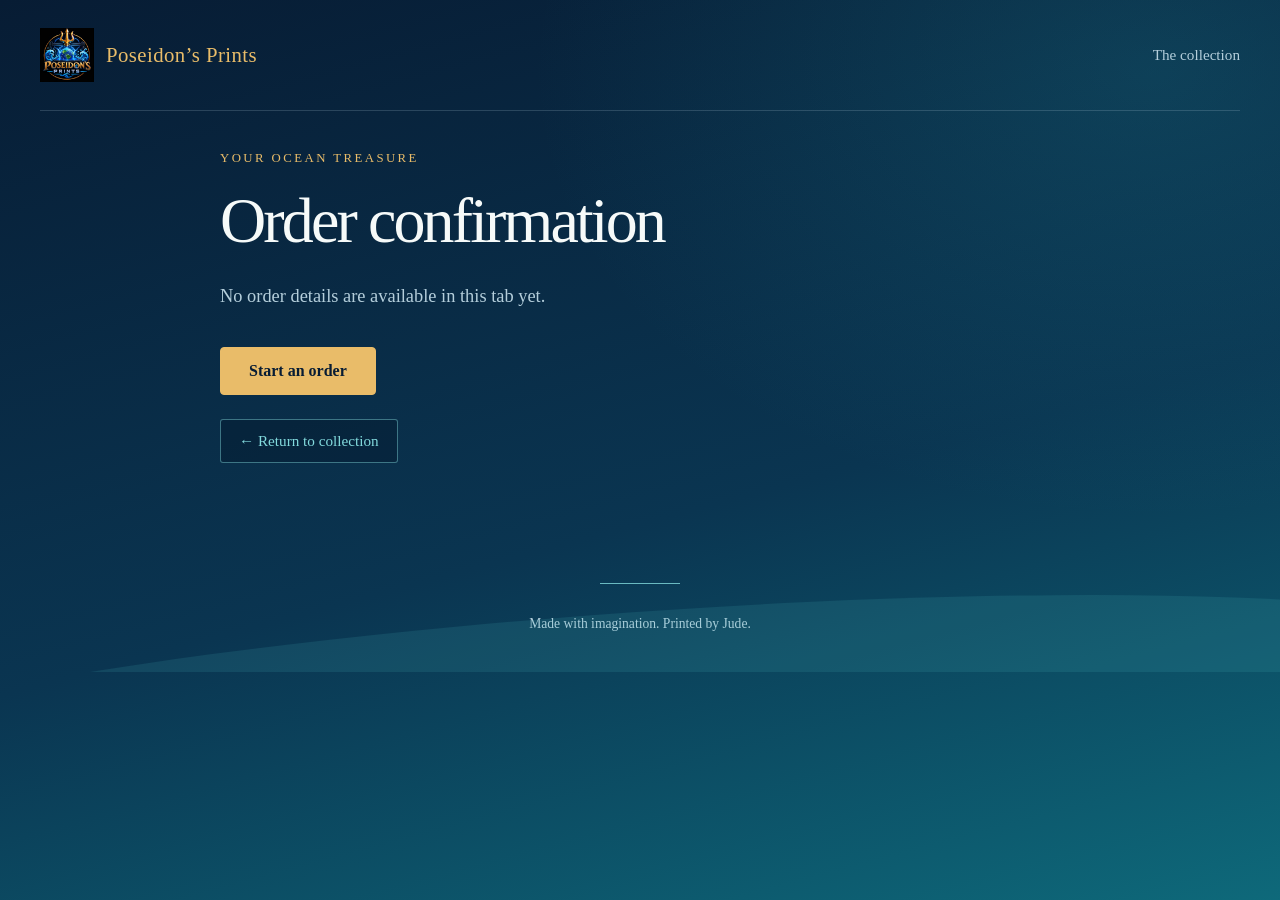
<file: order-confirmation.html>
<!doctype html><html lang="en"><head><meta charset="utf-8"><meta name="viewport" content="width=device-width, initial-scale=1"><meta name="theme-color" content="#071c34"><meta name="robots" content="noindex"><title>Order confirmation | Poseidon’s Prints</title><style>
    :root { color-scheme: dark; --navy:#071c34; --cream:#f6faf9; --silver:#b4cedb; --aqua:#82dadd; --gold:#e9bc69; }
    *,*::before,*::after { box-sizing:border-box; }
    html { scroll-behavior:smooth; }
    body { margin:0; color:var(--cream); background:radial-gradient(ellipse at 90% 8%,rgba(32,144,161,.22),transparent 38%),linear-gradient(165deg,#071c34 0%,#0a3551 56%,#0e697a 100%); font-family:Georgia,'Times New Roman',serif; }
    a { color:inherit; }
    .wrap { width:min(1200px,calc(100% - 64px)); margin-inline:auto; }
    header { display:flex; align-items:center; justify-content:space-between; gap:24px; padding-block:28px; border-bottom:1px solid rgba(180,206,219,.2); }
    .brand { font-size:1.3rem; text-decoration:none; color:var(--gold); letter-spacing:.02em; }
    .nav { text-decoration:none; color:var(--silver); font-size:.95rem; }
    .nav:hover { color:var(--cream); }
    .hero { padding:78px 0 62px; display:grid; grid-template-columns:minmax(0,2fr) minmax(0,1fr); align-items:center; gap:42px; }
    .hero-copy { min-width:0; }
    .eyebrow { margin:0 0 22px; color:var(--gold); font-size:.8rem; letter-spacing:.19em; text-transform:uppercase; }
    h1 { margin:0; max-width:17ch; font-size:clamp(3.1rem,6.8vw,6rem); font-weight:400; line-height:1.04; letter-spacing:-.045em; text-wrap:balance; }
    .intro { margin:26px 0 0; max-width:560px; font-size:1.15rem; line-height:1.65; color:var(--silver); }
    .collection-top { display:flex; justify-content:space-between; align-items:baseline; gap:16px; padding:22px 0; border-top:1px solid rgba(180,206,219,.25); }
    .collection-top h2 { margin:0; font-size:1.25rem; font-weight:400; }
    .collection-top p { margin:0; color:var(--silver); font-size:.9rem; }
    .category-nav { display:flex; flex-wrap:wrap; gap:10px; margin:4px 0 38px; }
    .category-nav a { padding:10px 17px; border:1px solid rgba(130,218,221,.35); border-radius:3px; color:var(--aqua); text-decoration:none; font-size:.95rem; }
    .category-nav a:hover { color:var(--gold); border-color:var(--gold); }
    .return-collection { display:inline-flex; align-items:center; justify-content:center; min-height:44px; margin-top:24px; padding:11px 18px; border:1px solid rgba(130,218,221,.45); border-radius:3px; color:var(--aqua); background:rgba(4,24,43,.4); text-decoration:none; font-size:.95rem; }
    .return-collection:hover { color:var(--gold); border-color:var(--gold); }
    .return-collection:focus-visible { outline:2px solid var(--gold); outline-offset:4px; }
    .category-section { margin-bottom:48px; scroll-margin-top:24px; }
    .category-heading { display:flex; align-items:baseline; justify-content:space-between; gap:16px; margin-bottom:20px; padding-top:22px; border-top:1px solid rgba(180,206,219,.2); }
    .category-heading h2 { margin:0; color:var(--gold); font-size:clamp(1.7rem,3vw,2.2rem); font-weight:400; }
    .category-heading span { color:var(--silver); font-size:.85rem; }
    .grid { display:grid; grid-template-columns:repeat(3,minmax(0,1fr)); gap:26px; }
    .product { min-width:0; display:flex; flex-direction:column; border:1px solid rgba(180,206,219,.22); background:rgba(4,24,43,.6); border-radius:7px; overflow:hidden; }
    .product-photo { aspect-ratio:4/3; position:relative; display:grid; place-items:center; background:radial-gradient(ellipse at 50% 100%,rgba(33,124,149,.24),transparent 70%),#081f35; border-bottom:1px solid rgba(180,206,219,.16); }
    .product-photo>div { display:flex; flex-direction:column; align-items:center; gap:13px; color:var(--silver); opacity:.78; }
    .product-photo svg { width:44px; height:44px; color:var(--aqua); }
    .product-photo span { font-size:.9rem; }
    .badge { position:absolute; top:16px; left:16px; padding:6px 11px; border:1px solid rgba(233,188,105,.5); border-radius:2px; color:var(--gold); font-size:.72rem!important; letter-spacing:.08em; text-transform:uppercase; }
    .product-image { display:block; width:100%; height:100%; min-height:0; object-fit:contain; }
    .product-photo:has(.product-image) { overflow:hidden; }
    .photo-options { display:flex; gap:8px; padding:12px; background:rgba(4,24,43,.35); border-bottom:1px solid rgba(180,206,219,.16); }
    .photo-option { width:64px; height:48px; padding:0; overflow:hidden; border:1px solid rgba(180,206,219,.35); border-radius:3px; background:var(--navy); cursor:pointer; }
    .photo-option img { display:block; width:100%; height:100%; object-fit:contain; }
    .photo-option[aria-pressed="true"] { border:2px solid var(--gold); }
    .photo-option:focus-visible { outline:2px solid var(--aqua); outline-offset:3px; }
    .product-copy { display:flex; flex-direction:column; flex:1; padding:24px; }
    .finish { margin:0 0 10px; font-size:.76rem; line-height:1.4; color:var(--aqua); letter-spacing:.04em; }
    .product h3 { margin:0; font-weight:400; font-size:1.6rem; line-height:1.18; letter-spacing:-.02em; }
    .description { margin:16px 0 25px; color:var(--silver); font-size:1rem; line-height:1.65; }
    .price-line { margin-top:auto; display:flex; align-items:baseline; gap:10px; padding-top:18px; border-top:1px solid rgba(180,206,219,.15); }
    .price { color:var(--gold); font-size:1.9rem; }
    .unit { color:var(--silver); font-size:.85rem; }
    .pending { color:var(--gold); font-size:1rem; line-height:2.1; }
    footer { position:relative; text-align:center; padding:80px 24px 40px; overflow:hidden; }
    footer::before { content:''; position:absolute; width:140%; height:210px; left:-20%; bottom:-150px; background:rgba(87,202,204,.12); border-radius:50% 50% 0 0; transform:rotate(-4deg); pointer-events:none; }
    .rule { width:80px; height:1px; margin:0 auto 32px; background:var(--aqua); opacity:.8; }
    .logo { display:block; width:100%; max-width:360px; height:auto; margin:auto; filter:drop-shadow(0 16px 35px rgba(0,0,0,.32)); }
    footer p { margin:24px 0 0; color:var(--silver); font-size:.85rem; }
    a:focus-visible { outline:2px solid var(--gold); outline-offset:6px; }
    @media(max-width:900px) { .hero { grid-template-columns:1fr; gap:32px; } .logo { width:min(65vw,300px); } .grid { grid-template-columns:repeat(2,minmax(0,1fr)); } }
    @media(max-width:580px) { .wrap { width:calc(100% - 36px); } header { padding-block:22px; } .brand { font-size:1.1rem; } .hero { padding:54px 0 44px; } .intro { font-size:1.05rem; } .grid { grid-template-columns:1fr; gap:22px; } .product-copy { padding:23px; } .collection-top { align-items:center; } .collection-top h2 { font-size:1.1rem; } .collection-top p { font-size:.8rem; } footer { padding-top:60px; } }
    @media(prefers-reduced-motion:reduce) { html { scroll-behavior:auto; } }
  
body { min-height:100vh; }
.detail-main { padding-top:30px; }
.breadcrumbs { display:flex; flex-wrap:wrap; gap:10px; color:var(--silver); font-size:.95rem; line-height:1.6; }
.breadcrumbs a { text-decoration:none; }
.breadcrumbs a:hover { color:var(--gold); }
.detail-product { display:grid; grid-template-columns:minmax(0,1.25fr) minmax(0,1fr); align-items:start; gap:48px; margin-top:35px; }
.detail-product .product-gallery { border:1px solid rgba(180,206,219,.22); border-radius:7px; overflow:hidden; }
.detail-product .product-copy { padding:12px 0; }
.detail-product h1 { max-width:none; font-size:clamp(2.4rem,4.5vw,4rem); line-height:1.12; }
.detail-product .description { font-size:1.15rem; }
.detail-product .price-line { margin-top:12px; }
.detail-product .price { font-size:2.4rem; }
.detail-product .return-collection { align-self:flex-start; margin-top:30px; }
.header-logo { width:54px; height:54px; object-fit:contain; }
.detail-brand { display:flex; gap:12px; align-items:center; }
@media(max-width:760px) { .detail-product { grid-template-columns:1fr; gap:24px; } .detail-product .product-copy { padding:0; } .header-logo { width:40px; height:40px; } header { gap:12px; } }
.order-now { display:inline-flex; align-items:center; justify-content:center; align-self:flex-start; min-height:48px; margin-top:26px; padding:13px 28px; border:1px solid var(--gold); border-radius:4px; background:var(--gold); color:var(--navy); font:inherit; font-weight:bold; text-decoration:none; } .order-now:hover { background:#f4d395; }
.order-wrap { max-width:840px; padding-block:40px; } .order-wrap h1 { font-size:clamp(2.5rem,6vw,4rem); max-width:none; } .order-wrap .intro { margin-bottom:30px; }
.order-form { padding:clamp(20px,4vw,36px); background:rgba(4,24,43,.65); border:1px solid rgba(180,206,219,.3); border-radius:7px; }
.fields { display:grid; grid-template-columns:1fr 1fr; gap:22px; } .field { display:flex; flex-direction:column; gap:9px; } .full { grid-column:1/-1; }
label { color:var(--cream); } input,select,textarea { width:100%; min-height:48px; padding:12px; background:var(--navy); color:var(--cream); border:1px solid var(--silver); border-radius:4px; font:inherit; font-size:1rem; } textarea { resize:vertical; } input:focus-visible,select:focus-visible,textarea:focus-visible,button:focus-visible { outline:2px solid var(--gold); outline-offset:3px; }
.summary { display:flex; gap:18px; align-items:center; margin:24px 0; padding:18px; border:1px solid rgba(180,206,219,.25); border-radius:4px; } .summary img { width:110px; height:83px; object-fit:contain; } .summary p { margin:6px 0; } .help { color:var(--silver); line-height:1.6; font-size:.95rem; } .total { color:var(--gold); font-size:1.5rem; } .order-now { cursor:pointer; margin-top:6px; } #status { line-height:1.6; color:var(--gold); } @media(max-width:580px) { .fields { grid-template-columns:1fr; } .summary { flex-wrap:wrap; } }

[hidden]{display:none!important} .recap-list { margin:24px 0; } .recap-list>div { display:grid; grid-template-columns:140px minmax(0,1fr); gap:20px; padding:15px 0; border-bottom:1px solid rgba(180,206,219,.2); } dt { color:var(--silver); } dd { margin:0; white-space:pre-wrap; overflow-wrap:anywhere; line-height:1.6; } .actions { display:flex; flex-wrap:wrap; align-items:center; gap:16px; margin-top:24px; } .actions .return-collection,.actions .order-now { margin:0; } .confirmation-photo { width:200px; max-width:100%; border-radius:4px; } @media(max-width:580px){.recap-list>div { grid-template-columns:1fr; gap:5px; }} @media print{body{background:white;color:black}header,footer,.actions,#email-status{display:none} .order-form{border:1px solid #ccc;background:white}dt,.help,.intro,.total{color:black}}
</style></head><body><header class="wrap"><a class="brand detail-brand" href="index.html"><img class="header-logo" src="assets/poseidons-prints-logo.webp" alt="" width="54" height="54">Poseidon’s Prints</a><a class="nav" href="index.html#collection">The collection</a></header><main class="wrap order-wrap"><p class="eyebrow">Your ocean treasure</p><h1>Order confirmation</h1><div id="empty" hidden><p class="intro">No order details are available in this tab yet.</p><a class="order-now" href="order.html">Start an order</a></div><section id="recap" class="order-form" hidden aria-label="Order recap"><p class="help"><strong>Your order details are ready.</strong> Please send the email below to complete your request. Your order is confirmed when we reply with payment and pickup details.</p><img class="confirmation-photo" id="recap-image" alt="" width="200" height="150"><dl class="recap-list"><div><dt>Item</dt><dd id="recap-item"></dd></div><div><dt>Quantity</dt><dd id="recap-quantity"></dd></div><div><dt>Unit price</dt><dd id="recap-unit"></dd></div><div><dt>Item total</dt><dd id="recap-total" class="total"></dd></div><div><dt>Your name</dt><dd id="recap-customer"></dd></div><div><dt>Email</dt><dd id="recap-email"></dd></div><div><dt>Phone</dt><dd id="recap-phone"></dd></div><div><dt>Colors, initials, or other requests</dt><dd id="recap-notes"></dd></div></dl><p class="help">Order requests go to aforgingflower@gmail.com. No payment is collected on this website.</p><div class="actions"><a id="send-order" class="order-now">Send order email</a><a id="edit-order" class="return-collection" href="order.html">Edit order</a><button id="print-order" class="return-collection" type="button">Print recap</button></div><p id="email-status" role="status" class="help"></p></section><noscript><p>Please enable JavaScript to view your order recap.</p></noscript><a class="return-collection" href="index.html#collection">← Return to collection</a></main><footer><div class="rule"></div><p>Made with imagination. Printed by Jude.</p></footer><script>const products=[{"slug":"gengar","name":"Gengar","price":1,"image":"assets/products/gengar-website.webp"},{"slug":"bulbasaur","name":"Bulbasaur","price":2,"image":"assets/products/bulbasaur-website.webp"},{"slug":"charmander","name":"Charmander","price":3,"image":"assets/products/charmander-side.webp"},{"slug":"pokemon-trio","name":"Pokémon trio","price":5,"image":"assets/products/pokemon-trio.webp"},{"slug":"cone-passthrough-fidget","name":"Ultimate Cone Passthrough Fidget","price":4,"image":"assets/products/cone-fidget-dark.webp"},{"slug":"shark-keychain","name":"Articulated shark keychain","price":2,"image":"assets/products/shark-keychain-website.webp"},{"slug":"axolotl-keychain","name":"Articulated axolotl keychain","price":3,"image":"assets/products/axolotl-website.webp"},{"slug":"3-pack-fidgets","name":"3-pack fidgets","price":9,"image":"assets/products/3-pack-fidgets.webp"},{"slug":"monogram-japandi-coasters","name":"Custom Monogram Japandi Coasters","price":15,"image":"assets/products/monogram-coasters-website.webp"},{"slug":"nativity-ornament","name":"Nativity Ornament","price":5,"image":"assets/products/nativity-ornament-orange-gold.webp"},{"slug":"finger-armor-transformer","name":"Finger Armor Transformer","price":5,"image":"assets/products/finger-transformer-three-views.webp"}];
const money=n=>'$'+n.toFixed(2);
let order;try{order=JSON.parse(sessionStorage.getItem('poseidon-order'));}catch(e){}
const product=order&&products.find(p=>p.slug===order.slug);
if(!product||!Number.isInteger(order.quantity)||order.quantity<1||order.quantity>99||typeof order.customer!=='string'||typeof order.email!=='string'){
document.getElementById('empty').hidden=false;
}else{
document.getElementById('recap').hidden=false;
const fields={item:product.name,quantity:String(order.quantity),unit:money(product.price),total:money(product.price*order.quantity),customer:order.customer,email:order.email,phone:order.phone||'Not provided',notes:order.notes||'No additional requests'};
Object.entries(fields).forEach(([key,value])=>document.getElementById('recap-'+key).textContent=value);
document.getElementById('recap-image').src=product.image;
document.getElementById('edit-order').href='order.html?item='+encodeURIComponent(product.slug)+'&edit=1';
const body=['Poseidon’s Prints order request','','Item: '+fields.item,'Quantity: '+fields.quantity,'Unit price: '+fields.unit,'Item total: '+fields.total,'','Name: '+fields.customer,'Email: '+fields.email,'Phone: '+fields.phone,'Requests: '+fields.notes].join('\n');
document.getElementById('send-order').href='mailto:aforgingflower@gmail.com?subject='+encodeURIComponent('Order request: '+product.name)+'&body='+encodeURIComponent(body);
document.getElementById('send-order').addEventListener('click',()=>{document.getElementById('email-status').textContent='Send the prepared message in your email app to complete your order request. This website cannot verify that the email was sent.';});
document.getElementById('print-order').addEventListener('click',()=>window.print());
}</script></body></html>
</file>
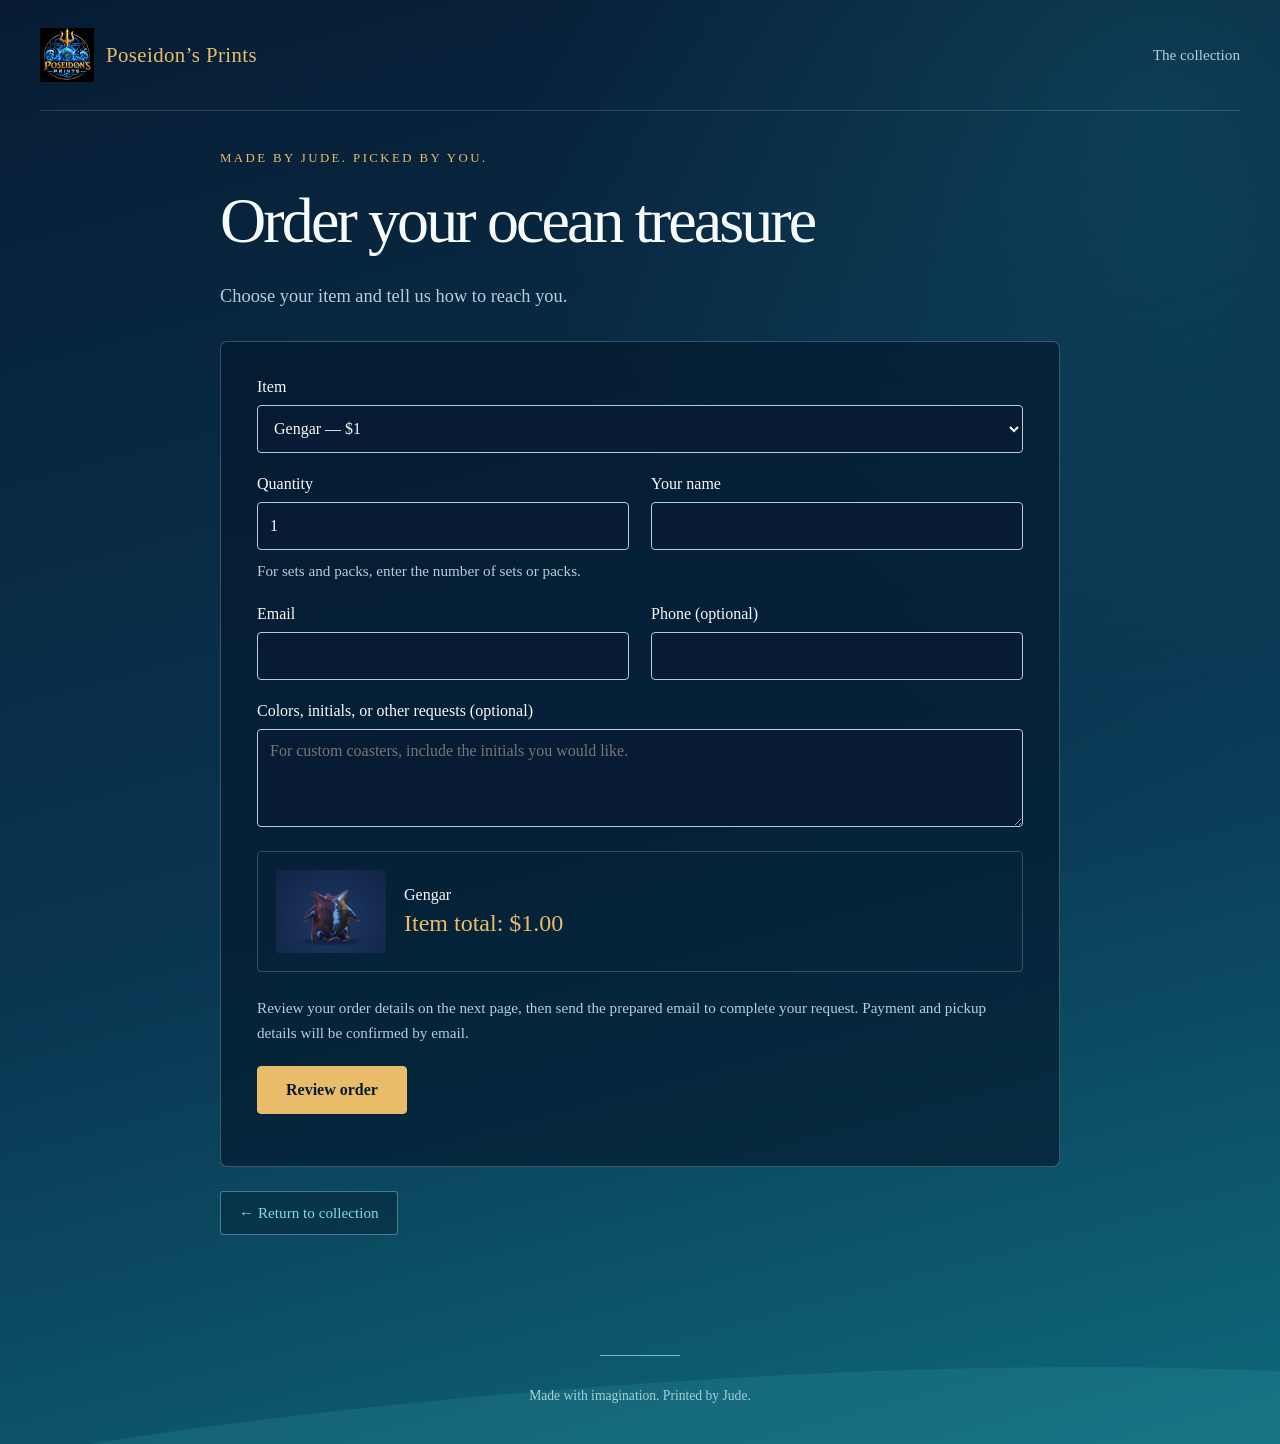
<file: order.html>
<!doctype html><html lang="en"><head><meta charset="utf-8"><meta name="viewport" content="width=device-width, initial-scale=1"><meta name="theme-color" content="#071c34"><title>Order | Poseidon’s Prints</title><style>
    :root { color-scheme: dark; --navy:#071c34; --cream:#f6faf9; --silver:#b4cedb; --aqua:#82dadd; --gold:#e9bc69; }
    *,*::before,*::after { box-sizing:border-box; }
    html { scroll-behavior:smooth; }
    body { margin:0; color:var(--cream); background:radial-gradient(ellipse at 90% 8%,rgba(32,144,161,.22),transparent 38%),linear-gradient(165deg,#071c34 0%,#0a3551 56%,#0e697a 100%); font-family:Georgia,'Times New Roman',serif; }
    a { color:inherit; }
    .wrap { width:min(1200px,calc(100% - 64px)); margin-inline:auto; }
    header { display:flex; align-items:center; justify-content:space-between; gap:24px; padding-block:28px; border-bottom:1px solid rgba(180,206,219,.2); }
    .brand { font-size:1.3rem; text-decoration:none; color:var(--gold); letter-spacing:.02em; }
    .nav { text-decoration:none; color:var(--silver); font-size:.95rem; }
    .nav:hover { color:var(--cream); }
    .hero { padding:78px 0 62px; display:grid; grid-template-columns:minmax(0,2fr) minmax(0,1fr); align-items:center; gap:42px; }
    .hero-copy { min-width:0; }
    .eyebrow { margin:0 0 22px; color:var(--gold); font-size:.8rem; letter-spacing:.19em; text-transform:uppercase; }
    h1 { margin:0; max-width:17ch; font-size:clamp(3.1rem,6.8vw,6rem); font-weight:400; line-height:1.04; letter-spacing:-.045em; text-wrap:balance; }
    .intro { margin:26px 0 0; max-width:560px; font-size:1.15rem; line-height:1.65; color:var(--silver); }
    .collection-top { display:flex; justify-content:space-between; align-items:baseline; gap:16px; padding:22px 0; border-top:1px solid rgba(180,206,219,.25); }
    .collection-top h2 { margin:0; font-size:1.25rem; font-weight:400; }
    .collection-top p { margin:0; color:var(--silver); font-size:.9rem; }
    .category-nav { display:flex; flex-wrap:wrap; gap:10px; margin:4px 0 38px; }
    .category-nav a { padding:10px 17px; border:1px solid rgba(130,218,221,.35); border-radius:3px; color:var(--aqua); text-decoration:none; font-size:.95rem; }
    .category-nav a:hover { color:var(--gold); border-color:var(--gold); }
    .return-collection { display:inline-flex; align-items:center; justify-content:center; min-height:44px; margin-top:24px; padding:11px 18px; border:1px solid rgba(130,218,221,.45); border-radius:3px; color:var(--aqua); background:rgba(4,24,43,.4); text-decoration:none; font-size:.95rem; }
    .return-collection:hover { color:var(--gold); border-color:var(--gold); }
    .return-collection:focus-visible { outline:2px solid var(--gold); outline-offset:4px; }
    .category-section { margin-bottom:48px; scroll-margin-top:24px; }
    .category-heading { display:flex; align-items:baseline; justify-content:space-between; gap:16px; margin-bottom:20px; padding-top:22px; border-top:1px solid rgba(180,206,219,.2); }
    .category-heading h2 { margin:0; color:var(--gold); font-size:clamp(1.7rem,3vw,2.2rem); font-weight:400; }
    .category-heading span { color:var(--silver); font-size:.85rem; }
    .grid { display:grid; grid-template-columns:repeat(3,minmax(0,1fr)); gap:26px; }
    .product { min-width:0; display:flex; flex-direction:column; border:1px solid rgba(180,206,219,.22); background:rgba(4,24,43,.6); border-radius:7px; overflow:hidden; }
    .product-photo { aspect-ratio:4/3; position:relative; display:grid; place-items:center; background:radial-gradient(ellipse at 50% 100%,rgba(33,124,149,.24),transparent 70%),#081f35; border-bottom:1px solid rgba(180,206,219,.16); }
    .product-photo>div { display:flex; flex-direction:column; align-items:center; gap:13px; color:var(--silver); opacity:.78; }
    .product-photo svg { width:44px; height:44px; color:var(--aqua); }
    .product-photo span { font-size:.9rem; }
    .badge { position:absolute; top:16px; left:16px; padding:6px 11px; border:1px solid rgba(233,188,105,.5); border-radius:2px; color:var(--gold); font-size:.72rem!important; letter-spacing:.08em; text-transform:uppercase; }
    .product-image { display:block; width:100%; height:100%; min-height:0; object-fit:contain; }
    .product-photo:has(.product-image) { overflow:hidden; }
    .photo-options { display:flex; gap:8px; padding:12px; background:rgba(4,24,43,.35); border-bottom:1px solid rgba(180,206,219,.16); }
    .photo-option { width:64px; height:48px; padding:0; overflow:hidden; border:1px solid rgba(180,206,219,.35); border-radius:3px; background:var(--navy); cursor:pointer; }
    .photo-option img { display:block; width:100%; height:100%; object-fit:contain; }
    .photo-option[aria-pressed="true"] { border:2px solid var(--gold); }
    .photo-option:focus-visible { outline:2px solid var(--aqua); outline-offset:3px; }
    .product-copy { display:flex; flex-direction:column; flex:1; padding:24px; }
    .finish { margin:0 0 10px; font-size:.76rem; line-height:1.4; color:var(--aqua); letter-spacing:.04em; }
    .product h3 { margin:0; font-weight:400; font-size:1.6rem; line-height:1.18; letter-spacing:-.02em; }
    .description { margin:16px 0 25px; color:var(--silver); font-size:1rem; line-height:1.65; }
    .price-line { margin-top:auto; display:flex; align-items:baseline; gap:10px; padding-top:18px; border-top:1px solid rgba(180,206,219,.15); }
    .price { color:var(--gold); font-size:1.9rem; }
    .unit { color:var(--silver); font-size:.85rem; }
    .pending { color:var(--gold); font-size:1rem; line-height:2.1; }
    footer { position:relative; text-align:center; padding:80px 24px 40px; overflow:hidden; }
    footer::before { content:''; position:absolute; width:140%; height:210px; left:-20%; bottom:-150px; background:rgba(87,202,204,.12); border-radius:50% 50% 0 0; transform:rotate(-4deg); pointer-events:none; }
    .rule { width:80px; height:1px; margin:0 auto 32px; background:var(--aqua); opacity:.8; }
    .logo { display:block; width:100%; max-width:360px; height:auto; margin:auto; filter:drop-shadow(0 16px 35px rgba(0,0,0,.32)); }
    footer p { margin:24px 0 0; color:var(--silver); font-size:.85rem; }
    a:focus-visible { outline:2px solid var(--gold); outline-offset:6px; }
    @media(max-width:900px) { .hero { grid-template-columns:1fr; gap:32px; } .logo { width:min(65vw,300px); } .grid { grid-template-columns:repeat(2,minmax(0,1fr)); } }
    @media(max-width:580px) { .wrap { width:calc(100% - 36px); } header { padding-block:22px; } .brand { font-size:1.1rem; } .hero { padding:54px 0 44px; } .intro { font-size:1.05rem; } .grid { grid-template-columns:1fr; gap:22px; } .product-copy { padding:23px; } .collection-top { align-items:center; } .collection-top h2 { font-size:1.1rem; } .collection-top p { font-size:.8rem; } footer { padding-top:60px; } }
    @media(prefers-reduced-motion:reduce) { html { scroll-behavior:auto; } }
  
body { min-height:100vh; }
.detail-main { padding-top:30px; }
.breadcrumbs { display:flex; flex-wrap:wrap; gap:10px; color:var(--silver); font-size:.95rem; line-height:1.6; }
.breadcrumbs a { text-decoration:none; }
.breadcrumbs a:hover { color:var(--gold); }
.detail-product { display:grid; grid-template-columns:minmax(0,1.25fr) minmax(0,1fr); align-items:start; gap:48px; margin-top:35px; }
.detail-product .product-gallery { border:1px solid rgba(180,206,219,.22); border-radius:7px; overflow:hidden; }
.detail-product .product-copy { padding:12px 0; }
.detail-product h1 { max-width:none; font-size:clamp(2.4rem,4.5vw,4rem); line-height:1.12; }
.detail-product .description { font-size:1.15rem; }
.detail-product .price-line { margin-top:12px; }
.detail-product .price { font-size:2.4rem; }
.detail-product .return-collection { align-self:flex-start; margin-top:30px; }
.header-logo { width:54px; height:54px; object-fit:contain; }
.detail-brand { display:flex; gap:12px; align-items:center; }
@media(max-width:760px) { .detail-product { grid-template-columns:1fr; gap:24px; } .detail-product .product-copy { padding:0; } .header-logo { width:40px; height:40px; } header { gap:12px; } }
.order-now { display:inline-flex; align-items:center; justify-content:center; align-self:flex-start; min-height:48px; margin-top:26px; padding:13px 28px; border:1px solid var(--gold); border-radius:4px; background:var(--gold); color:var(--navy); font:inherit; font-weight:bold; text-decoration:none; } .order-now:hover { background:#f4d395; }
.order-wrap { max-width:840px; padding-block:40px; } .order-wrap h1 { font-size:clamp(2.5rem,6vw,4rem); max-width:none; } .order-wrap .intro { margin-bottom:30px; }
.order-form { padding:clamp(20px,4vw,36px); background:rgba(4,24,43,.65); border:1px solid rgba(180,206,219,.3); border-radius:7px; }
.fields { display:grid; grid-template-columns:1fr 1fr; gap:22px; } .field { display:flex; flex-direction:column; gap:9px; } .full { grid-column:1/-1; }
label { color:var(--cream); } input,select,textarea { width:100%; min-height:48px; padding:12px; background:var(--navy); color:var(--cream); border:1px solid var(--silver); border-radius:4px; font:inherit; font-size:1rem; } textarea { resize:vertical; } input:focus-visible,select:focus-visible,textarea:focus-visible,button:focus-visible { outline:2px solid var(--gold); outline-offset:3px; }
.summary { display:flex; gap:18px; align-items:center; margin:24px 0; padding:18px; border:1px solid rgba(180,206,219,.25); border-radius:4px; } .summary img { width:110px; height:83px; object-fit:contain; } .summary p { margin:6px 0; } .help { color:var(--silver); line-height:1.6; font-size:.95rem; } .total { color:var(--gold); font-size:1.5rem; } .order-now { cursor:pointer; margin-top:6px; } #status { line-height:1.6; color:var(--gold); } @media(max-width:580px) { .fields { grid-template-columns:1fr; } .summary { flex-wrap:wrap; } }
</style></head><body><header class="wrap"><a class="brand detail-brand" href="index.html"><img class="header-logo" src="assets/poseidons-prints-logo.webp" alt="" width="54" height="54">Poseidon’s Prints</a><a class="nav" href="index.html#collection">The collection</a></header><main class="wrap order-wrap"><p class="eyebrow">Made by Jude. Picked by you.</p><h1>Order your ocean treasure</h1><p class="intro">Choose your item and tell us how to reach you.</p><form class="order-form" id="order-form"><div class="fields">
<div class="field full"><label for="item">Item</label><select id="item" name="item" required><option value="gengar">Gengar — $1</option><option value="bulbasaur">Bulbasaur — $2</option><option value="charmander">Charmander — $3</option><option value="pokemon-trio">Pokémon trio — $5</option><option value="cone-passthrough-fidget">Ultimate Cone Passthrough Fidget — $4</option><option value="shark-keychain">Articulated shark keychain — $2</option><option value="axolotl-keychain">Articulated axolotl keychain — $3</option><option value="3-pack-fidgets">3-pack fidgets — $9</option><option value="monogram-japandi-coasters">Custom Monogram Japandi Coasters — $15</option><option value="nativity-ornament">Nativity Ornament — $5</option><option value="finger-armor-transformer">Finger Armor Transformer — $5</option></select></div>
<div class="field"><label for="quantity">Quantity</label><input id="quantity" name="quantity" type="number" min="1" max="99" step="1" value="1" required><span class="help">For sets and packs, enter the number of sets or packs.</span></div>
<div class="field"><label for="customer">Your name</label><input id="customer" name="customer" autocomplete="name" maxlength="100" required></div>
<div class="field"><label for="email">Email</label><input id="email" name="email" type="email" autocomplete="email" maxlength="200" required></div>
<div class="field"><label for="phone">Phone (optional)</label><input id="phone" name="phone" type="tel" autocomplete="tel" maxlength="40"></div>
<div class="field full"><label for="notes">Colors, initials, or other requests (optional)</label><textarea id="notes" name="notes" rows="4" maxlength="1500" placeholder="For custom coasters, include the initials you would like."></textarea></div></div>
<div class="summary"><img id="item-image" alt="" width="110" height="83"><div><p id="item-name"></p><p class="total" id="total" aria-live="polite"></p></div></div>
<p class="help" id="send-help">Review your order details on the next page, then send the prepared email to complete your request. Payment and pickup details will be confirmed by email.</p>
<button class="order-now" type="submit" aria-describedby="send-help">Review order</button><p id="status" role="status"></p><noscript><p>Please enable JavaScript to calculate and email your order.</p></noscript></form><a class="return-collection" href="index.html#collection">← Return to collection</a></main><footer><div class="rule"></div><p>Made with imagination. Printed by Jude.</p></footer><script>
const products=[{"slug":"gengar","name":"Gengar","price":1,"image":"assets/products/gengar-website.webp"},{"slug":"bulbasaur","name":"Bulbasaur","price":2,"image":"assets/products/bulbasaur-website.webp"},{"slug":"charmander","name":"Charmander","price":3,"image":"assets/products/charmander-side.webp"},{"slug":"pokemon-trio","name":"Pokémon trio","price":5,"image":"assets/products/pokemon-trio.webp"},{"slug":"cone-passthrough-fidget","name":"Ultimate Cone Passthrough Fidget","price":4,"image":"assets/products/cone-fidget-dark.webp"},{"slug":"shark-keychain","name":"Articulated shark keychain","price":2,"image":"assets/products/shark-keychain-website.webp"},{"slug":"axolotl-keychain","name":"Articulated axolotl keychain","price":3,"image":"assets/products/axolotl-website.webp"},{"slug":"3-pack-fidgets","name":"3-pack fidgets","price":9,"image":"assets/products/3-pack-fidgets.webp"},{"slug":"monogram-japandi-coasters","name":"Custom Monogram Japandi Coasters","price":15,"image":"assets/products/monogram-coasters-website.webp"},{"slug":"nativity-ornament","name":"Nativity Ornament","price":5,"image":"assets/products/nativity-ornament-orange-gold.webp"},{"slug":"finger-armor-transformer","name":"Finger Armor Transformer","price":5,"image":"assets/products/finger-transformer-three-views.webp"}];
const orderEmail="aforgingflower@gmail.com";
const item=document.getElementById('item'),quantity=document.getElementById('quantity'),form=document.getElementById('order-form');
const selected=new URLSearchParams(location.search).get('item');if(products.some(p=>p.slug===selected))item.value=selected;
if(new URLSearchParams(location.search).get('edit')==='1'){try{const saved=JSON.parse(sessionStorage.getItem('poseidon-order'));if(saved&&products.some(p=>p.slug===saved.slug)){item.value=saved.slug;quantity.value=saved.quantity;['customer','email','phone','notes'].forEach(key=>document.getElementById(key).value=saved[key]||'');}}catch(e){}}
function updateSummary(){const p=products.find(p=>p.slug===item.value);const q=Number(quantity.value);document.getElementById('item-image').src=p.image;document.getElementById('item-name').textContent=p.name;document.getElementById('total').textContent=Number.isInteger(q)&&q>=1&&q<=99?'Item total: $'+(p.price*q).toFixed(2):'Enter a quantity from 1 to 99';}
item.addEventListener('change',updateSummary);quantity.addEventListener('input',updateSummary);updateSummary();
form.addEventListener('submit',e=>{
e.preventDefault();if(!form.reportValidity())return;
const p=products.find(p=>p.slug===item.value),q=Number(quantity.value),customer=document.getElementById('customer').value.trim();
if(!customer){document.getElementById('customer').setCustomValidity('Please enter your name.');document.getElementById('customer').reportValidity();return;}
const order={slug:p.slug,quantity:q,customer,email:document.getElementById('email').value.trim(),phone:document.getElementById('phone').value.trim(),notes:document.getElementById('notes').value.trim()};
try{sessionStorage.setItem('poseidon-order',JSON.stringify(order));}catch(error){document.getElementById('status').textContent='Your browser could not save the order recap. Please allow session storage and try again.';return;}
location.href='order-confirmation.html';
});
document.getElementById('customer').addEventListener('input',e=>e.target.setCustomValidity(''));
</script></body></html>
</file>
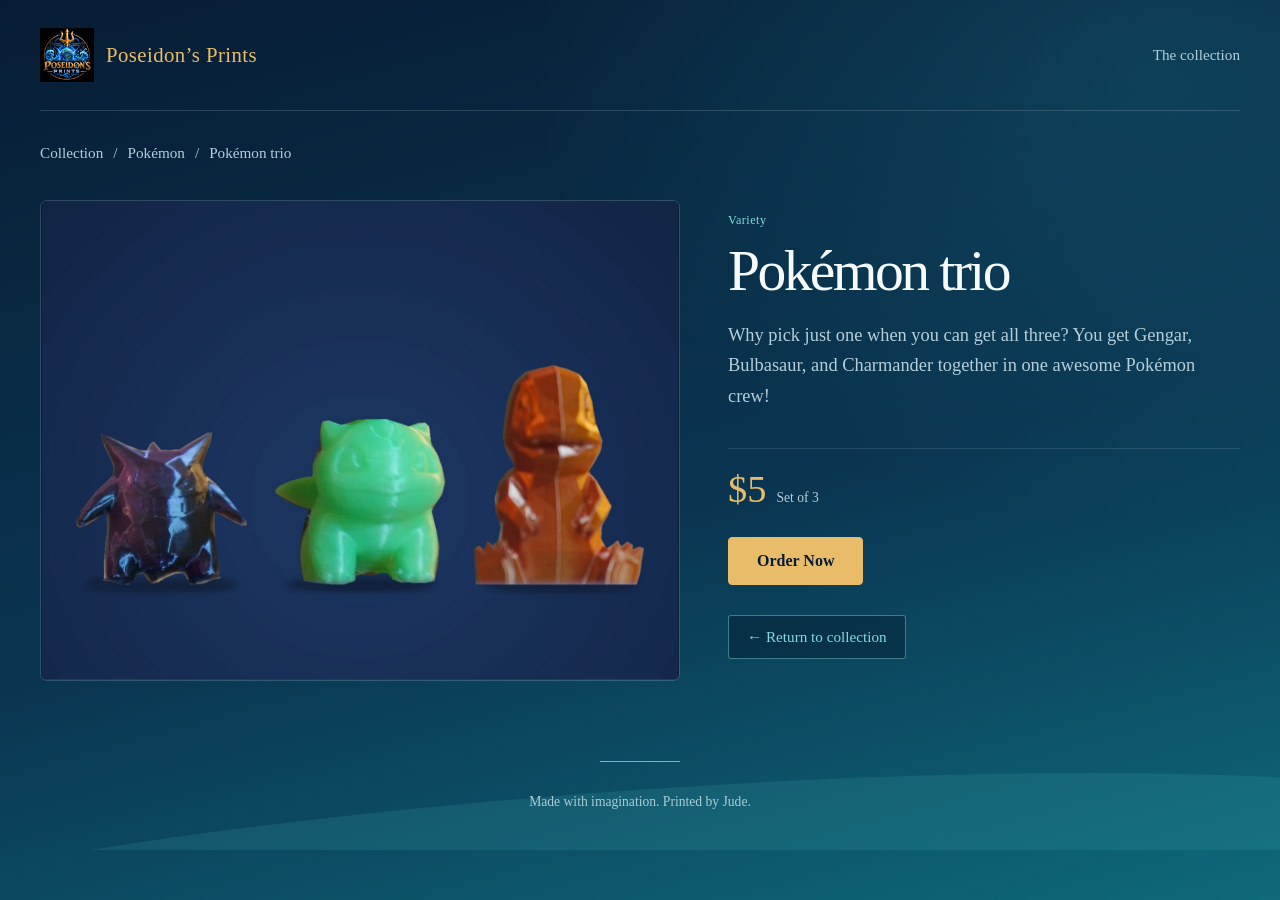
<file: pokemon-trio.html>
<!doctype html>
<html lang="en"><head><meta charset="utf-8"><meta name="viewport" content="width=device-width, initial-scale=1"><meta name="theme-color" content="#071c34"><meta name="description" content="Why pick just one when you can get all three? You get Gengar, Bulbasaur, and Charmander together in one awesome Pokémon crew!"><title>Pokémon trio | Poseidon’s Prints</title><style>
    :root { color-scheme: dark; --navy:#071c34; --cream:#f6faf9; --silver:#b4cedb; --aqua:#82dadd; --gold:#e9bc69; }
    *,*::before,*::after { box-sizing:border-box; }
    html { scroll-behavior:smooth; }
    body { margin:0; color:var(--cream); background:radial-gradient(ellipse at 90% 8%,rgba(32,144,161,.22),transparent 38%),linear-gradient(165deg,#071c34 0%,#0a3551 56%,#0e697a 100%); font-family:Georgia,'Times New Roman',serif; }
    a { color:inherit; }
    .wrap { width:min(1200px,calc(100% - 64px)); margin-inline:auto; }
    header { display:flex; align-items:center; justify-content:space-between; gap:24px; padding-block:28px; border-bottom:1px solid rgba(180,206,219,.2); }
    .brand { font-size:1.3rem; text-decoration:none; color:var(--gold); letter-spacing:.02em; }
    .nav { text-decoration:none; color:var(--silver); font-size:.95rem; }
    .nav:hover { color:var(--cream); }
    .hero { padding:78px 0 62px; display:grid; grid-template-columns:minmax(0,2fr) minmax(0,1fr); align-items:center; gap:42px; }
    .hero-copy { min-width:0; }
    .eyebrow { margin:0 0 22px; color:var(--gold); font-size:.8rem; letter-spacing:.19em; text-transform:uppercase; }
    h1 { margin:0; max-width:17ch; font-size:clamp(3.1rem,6.8vw,6rem); font-weight:400; line-height:1.04; letter-spacing:-.045em; text-wrap:balance; }
    .intro { margin:26px 0 0; max-width:560px; font-size:1.15rem; line-height:1.65; color:var(--silver); }
    .collection-top { display:flex; justify-content:space-between; align-items:baseline; gap:16px; padding:22px 0; border-top:1px solid rgba(180,206,219,.25); }
    .collection-top h2 { margin:0; font-size:1.25rem; font-weight:400; }
    .collection-top p { margin:0; color:var(--silver); font-size:.9rem; }
    .category-nav { display:flex; flex-wrap:wrap; gap:10px; margin:4px 0 38px; }
    .category-nav a { padding:10px 17px; border:1px solid rgba(130,218,221,.35); border-radius:3px; color:var(--aqua); text-decoration:none; font-size:.95rem; }
    .category-nav a:hover { color:var(--gold); border-color:var(--gold); }
    .return-collection { display:inline-flex; align-items:center; justify-content:center; min-height:44px; margin-top:24px; padding:11px 18px; border:1px solid rgba(130,218,221,.45); border-radius:3px; color:var(--aqua); background:rgba(4,24,43,.4); text-decoration:none; font-size:.95rem; }
    .return-collection:hover { color:var(--gold); border-color:var(--gold); }
    .return-collection:focus-visible { outline:2px solid var(--gold); outline-offset:4px; }
    .category-section { margin-bottom:48px; scroll-margin-top:24px; }
    .category-heading { display:flex; align-items:baseline; justify-content:space-between; gap:16px; margin-bottom:20px; padding-top:22px; border-top:1px solid rgba(180,206,219,.2); }
    .category-heading h2 { margin:0; color:var(--gold); font-size:clamp(1.7rem,3vw,2.2rem); font-weight:400; }
    .category-heading span { color:var(--silver); font-size:.85rem; }
    .grid { display:grid; grid-template-columns:repeat(3,minmax(0,1fr)); gap:26px; }
    .product { min-width:0; display:flex; flex-direction:column; border:1px solid rgba(180,206,219,.22); background:rgba(4,24,43,.6); border-radius:7px; overflow:hidden; }
    .product-photo { aspect-ratio:4/3; position:relative; display:grid; place-items:center; background:radial-gradient(ellipse at 50% 100%,rgba(33,124,149,.24),transparent 70%),#081f35; border-bottom:1px solid rgba(180,206,219,.16); }
    .product-photo>div { display:flex; flex-direction:column; align-items:center; gap:13px; color:var(--silver); opacity:.78; }
    .product-photo svg { width:44px; height:44px; color:var(--aqua); }
    .product-photo span { font-size:.9rem; }
    .badge { position:absolute; top:16px; left:16px; padding:6px 11px; border:1px solid rgba(233,188,105,.5); border-radius:2px; color:var(--gold); font-size:.72rem!important; letter-spacing:.08em; text-transform:uppercase; }
    .product-image { display:block; width:100%; height:100%; min-height:0; object-fit:contain; }
    .product-photo:has(.product-image) { overflow:hidden; }
    .photo-options { display:flex; gap:8px; padding:12px; background:rgba(4,24,43,.35); border-bottom:1px solid rgba(180,206,219,.16); }
    .photo-option { width:64px; height:48px; padding:0; overflow:hidden; border:1px solid rgba(180,206,219,.35); border-radius:3px; background:var(--navy); cursor:pointer; }
    .photo-option img { display:block; width:100%; height:100%; object-fit:contain; }
    .photo-option[aria-pressed="true"] { border:2px solid var(--gold); }
    .photo-option:focus-visible { outline:2px solid var(--aqua); outline-offset:3px; }
    .product-copy { display:flex; flex-direction:column; flex:1; padding:24px; }
    .finish { margin:0 0 10px; font-size:.76rem; line-height:1.4; color:var(--aqua); letter-spacing:.04em; }
    .product h3 { margin:0; font-weight:400; font-size:1.6rem; line-height:1.18; letter-spacing:-.02em; }
    .description { margin:16px 0 25px; color:var(--silver); font-size:1rem; line-height:1.65; }
    .price-line { margin-top:auto; display:flex; align-items:baseline; gap:10px; padding-top:18px; border-top:1px solid rgba(180,206,219,.15); }
    .price { color:var(--gold); font-size:1.9rem; }
    .unit { color:var(--silver); font-size:.85rem; }
    .pending { color:var(--gold); font-size:1rem; line-height:2.1; }
    footer { position:relative; text-align:center; padding:80px 24px 40px; overflow:hidden; }
    footer::before { content:''; position:absolute; width:140%; height:210px; left:-20%; bottom:-150px; background:rgba(87,202,204,.12); border-radius:50% 50% 0 0; transform:rotate(-4deg); pointer-events:none; }
    .rule { width:80px; height:1px; margin:0 auto 32px; background:var(--aqua); opacity:.8; }
    .logo { display:block; width:100%; max-width:360px; height:auto; margin:auto; filter:drop-shadow(0 16px 35px rgba(0,0,0,.32)); }
    footer p { margin:24px 0 0; color:var(--silver); font-size:.85rem; }
    a:focus-visible { outline:2px solid var(--gold); outline-offset:6px; }
    @media(max-width:900px) { .hero { grid-template-columns:1fr; gap:32px; } .logo { width:min(65vw,300px); } .grid { grid-template-columns:repeat(2,minmax(0,1fr)); } }
    @media(max-width:580px) { .wrap { width:calc(100% - 36px); } header { padding-block:22px; } .brand { font-size:1.1rem; } .hero { padding:54px 0 44px; } .intro { font-size:1.05rem; } .grid { grid-template-columns:1fr; gap:22px; } .product-copy { padding:23px; } .collection-top { align-items:center; } .collection-top h2 { font-size:1.1rem; } .collection-top p { font-size:.8rem; } footer { padding-top:60px; } }
    @media(prefers-reduced-motion:reduce) { html { scroll-behavior:auto; } }
  
body { min-height:100vh; }
.detail-main { padding-top:30px; }
.breadcrumbs { display:flex; flex-wrap:wrap; gap:10px; color:var(--silver); font-size:.95rem; line-height:1.6; }
.breadcrumbs a { text-decoration:none; }
.breadcrumbs a:hover { color:var(--gold); }
.detail-product { display:grid; grid-template-columns:minmax(0,1.25fr) minmax(0,1fr); align-items:start; gap:48px; margin-top:35px; }
.detail-product .product-gallery { border:1px solid rgba(180,206,219,.22); border-radius:7px; overflow:hidden; }
.detail-product .product-copy { padding:12px 0; }
.detail-product h1 { max-width:none; font-size:clamp(2.4rem,4.5vw,4rem); line-height:1.12; }
.detail-product .description { font-size:1.15rem; }
.detail-product .price-line { margin-top:12px; }
.detail-product .price { font-size:2.4rem; }
.detail-product .return-collection { align-self:flex-start; margin-top:30px; }
.header-logo { width:54px; height:54px; object-fit:contain; }
.detail-brand { display:flex; gap:12px; align-items:center; }
@media(max-width:760px) { .detail-product { grid-template-columns:1fr; gap:24px; } .detail-product .product-copy { padding:0; } .header-logo { width:40px; height:40px; } header { gap:12px; } }
.order-now { display:inline-flex; align-items:center; justify-content:center; align-self:flex-start; min-height:48px; margin-top:26px; padding:13px 28px; border:1px solid var(--gold); border-radius:4px; background:var(--gold); color:var(--navy); font:inherit; font-weight:bold; text-decoration:none; } .order-now:hover { background:#f4d395; }</style></head><body><header class="wrap"><a class="brand detail-brand" href="index.html"><img class="header-logo" src="assets/poseidons-prints-logo.webp" alt="" width="54" height="54">Poseidon’s Prints</a><a class="nav" href="index.html#collection">The collection</a></header>
<main class="wrap detail-main"><nav class="breadcrumbs" aria-label="Breadcrumb"><a href="index.html#collection">Collection</a><span aria-hidden="true">/</span><a href="index.html#pokemon">Pokémon</a><span aria-hidden="true">/</span><span aria-current="page">Pokémon trio</span></nav>
<article class="detail-product" aria-labelledby="product-heading">
        <div class="product-gallery"><div class="product-photo"><img class="product-image" src="assets/products/pokemon-trio.webp" alt="Gengar, Bulbasaur, and Charmander Pokémon trio on a navy background" width="1200" height="900" loading="eager" decoding="async"></div></div>

        <div class="product-copy">
          <p class="finish">Variety</p>
          <h1 id="product-heading">Pokémon trio</h1>
          <p class="description">Why pick just one when you can get all three? You get Gengar, Bulbasaur, and Charmander together in one awesome Pokémon crew!</p>
          <div class="price-line"><span class="price">$5</span><span class="unit">Set of 3</span></div>
        <a class="order-now" href="order.html?item=pokemon-trio">Order Now</a><a class="return-collection" href="index.html#item-4">← Return to collection</a></div></article></main><footer><div class="rule" aria-hidden="true"></div><p>Made with imagination. Printed by Jude.</p></footer><script>
    document.querySelectorAll('.photo-option').forEach(button => {
      button.addEventListener('click', () => {
        const gallery = button.closest('.product-gallery');
        const image = gallery.querySelector('.product-image');
        image.src = button.dataset.photo;
        image.alt = button.dataset.alt;
        image.height = Number(button.dataset.height);
        gallery.querySelectorAll('.photo-option').forEach(option => option.setAttribute('aria-pressed', String(option === button)));
      });
    });
  </script></body></html>
</file>
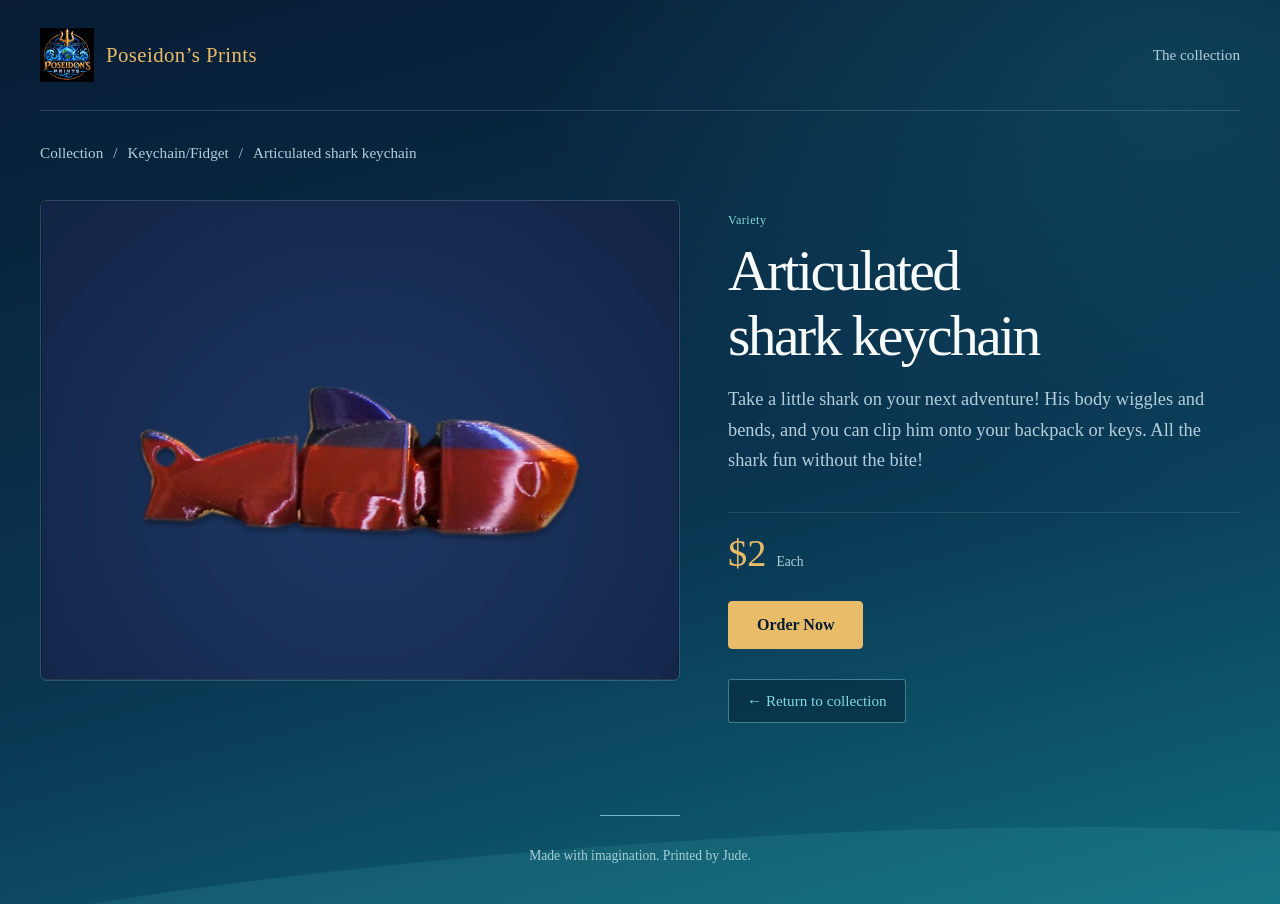
<file: shark-keychain.html>
<!doctype html>
<html lang="en"><head><meta charset="utf-8"><meta name="viewport" content="width=device-width, initial-scale=1"><meta name="theme-color" content="#071c34"><meta name="description" content="Take a little shark on your next adventure! His body wiggles and bends, and you can clip him onto your backpack or keys. All the shark fun without the bite!"><title>Articulated shark keychain | Poseidon’s Prints</title><style>
    :root { color-scheme: dark; --navy:#071c34; --cream:#f6faf9; --silver:#b4cedb; --aqua:#82dadd; --gold:#e9bc69; }
    *,*::before,*::after { box-sizing:border-box; }
    html { scroll-behavior:smooth; }
    body { margin:0; color:var(--cream); background:radial-gradient(ellipse at 90% 8%,rgba(32,144,161,.22),transparent 38%),linear-gradient(165deg,#071c34 0%,#0a3551 56%,#0e697a 100%); font-family:Georgia,'Times New Roman',serif; }
    a { color:inherit; }
    .wrap { width:min(1200px,calc(100% - 64px)); margin-inline:auto; }
    header { display:flex; align-items:center; justify-content:space-between; gap:24px; padding-block:28px; border-bottom:1px solid rgba(180,206,219,.2); }
    .brand { font-size:1.3rem; text-decoration:none; color:var(--gold); letter-spacing:.02em; }
    .nav { text-decoration:none; color:var(--silver); font-size:.95rem; }
    .nav:hover { color:var(--cream); }
    .hero { padding:78px 0 62px; display:grid; grid-template-columns:minmax(0,2fr) minmax(0,1fr); align-items:center; gap:42px; }
    .hero-copy { min-width:0; }
    .eyebrow { margin:0 0 22px; color:var(--gold); font-size:.8rem; letter-spacing:.19em; text-transform:uppercase; }
    h1 { margin:0; max-width:17ch; font-size:clamp(3.1rem,6.8vw,6rem); font-weight:400; line-height:1.04; letter-spacing:-.045em; text-wrap:balance; }
    .intro { margin:26px 0 0; max-width:560px; font-size:1.15rem; line-height:1.65; color:var(--silver); }
    .collection-top { display:flex; justify-content:space-between; align-items:baseline; gap:16px; padding:22px 0; border-top:1px solid rgba(180,206,219,.25); }
    .collection-top h2 { margin:0; font-size:1.25rem; font-weight:400; }
    .collection-top p { margin:0; color:var(--silver); font-size:.9rem; }
    .category-nav { display:flex; flex-wrap:wrap; gap:10px; margin:4px 0 38px; }
    .category-nav a { padding:10px 17px; border:1px solid rgba(130,218,221,.35); border-radius:3px; color:var(--aqua); text-decoration:none; font-size:.95rem; }
    .category-nav a:hover { color:var(--gold); border-color:var(--gold); }
    .return-collection { display:inline-flex; align-items:center; justify-content:center; min-height:44px; margin-top:24px; padding:11px 18px; border:1px solid rgba(130,218,221,.45); border-radius:3px; color:var(--aqua); background:rgba(4,24,43,.4); text-decoration:none; font-size:.95rem; }
    .return-collection:hover { color:var(--gold); border-color:var(--gold); }
    .return-collection:focus-visible { outline:2px solid var(--gold); outline-offset:4px; }
    .category-section { margin-bottom:48px; scroll-margin-top:24px; }
    .category-heading { display:flex; align-items:baseline; justify-content:space-between; gap:16px; margin-bottom:20px; padding-top:22px; border-top:1px solid rgba(180,206,219,.2); }
    .category-heading h2 { margin:0; color:var(--gold); font-size:clamp(1.7rem,3vw,2.2rem); font-weight:400; }
    .category-heading span { color:var(--silver); font-size:.85rem; }
    .grid { display:grid; grid-template-columns:repeat(3,minmax(0,1fr)); gap:26px; }
    .product { min-width:0; display:flex; flex-direction:column; border:1px solid rgba(180,206,219,.22); background:rgba(4,24,43,.6); border-radius:7px; overflow:hidden; }
    .product-photo { aspect-ratio:4/3; position:relative; display:grid; place-items:center; background:radial-gradient(ellipse at 50% 100%,rgba(33,124,149,.24),transparent 70%),#081f35; border-bottom:1px solid rgba(180,206,219,.16); }
    .product-photo>div { display:flex; flex-direction:column; align-items:center; gap:13px; color:var(--silver); opacity:.78; }
    .product-photo svg { width:44px; height:44px; color:var(--aqua); }
    .product-photo span { font-size:.9rem; }
    .badge { position:absolute; top:16px; left:16px; padding:6px 11px; border:1px solid rgba(233,188,105,.5); border-radius:2px; color:var(--gold); font-size:.72rem!important; letter-spacing:.08em; text-transform:uppercase; }
    .product-image { display:block; width:100%; height:100%; min-height:0; object-fit:contain; }
    .product-photo:has(.product-image) { overflow:hidden; }
    .photo-options { display:flex; gap:8px; padding:12px; background:rgba(4,24,43,.35); border-bottom:1px solid rgba(180,206,219,.16); }
    .photo-option { width:64px; height:48px; padding:0; overflow:hidden; border:1px solid rgba(180,206,219,.35); border-radius:3px; background:var(--navy); cursor:pointer; }
    .photo-option img { display:block; width:100%; height:100%; object-fit:contain; }
    .photo-option[aria-pressed="true"] { border:2px solid var(--gold); }
    .photo-option:focus-visible { outline:2px solid var(--aqua); outline-offset:3px; }
    .product-copy { display:flex; flex-direction:column; flex:1; padding:24px; }
    .finish { margin:0 0 10px; font-size:.76rem; line-height:1.4; color:var(--aqua); letter-spacing:.04em; }
    .product h3 { margin:0; font-weight:400; font-size:1.6rem; line-height:1.18; letter-spacing:-.02em; }
    .description { margin:16px 0 25px; color:var(--silver); font-size:1rem; line-height:1.65; }
    .price-line { margin-top:auto; display:flex; align-items:baseline; gap:10px; padding-top:18px; border-top:1px solid rgba(180,206,219,.15); }
    .price { color:var(--gold); font-size:1.9rem; }
    .unit { color:var(--silver); font-size:.85rem; }
    .pending { color:var(--gold); font-size:1rem; line-height:2.1; }
    footer { position:relative; text-align:center; padding:80px 24px 40px; overflow:hidden; }
    footer::before { content:''; position:absolute; width:140%; height:210px; left:-20%; bottom:-150px; background:rgba(87,202,204,.12); border-radius:50% 50% 0 0; transform:rotate(-4deg); pointer-events:none; }
    .rule { width:80px; height:1px; margin:0 auto 32px; background:var(--aqua); opacity:.8; }
    .logo { display:block; width:100%; max-width:360px; height:auto; margin:auto; filter:drop-shadow(0 16px 35px rgba(0,0,0,.32)); }
    footer p { margin:24px 0 0; color:var(--silver); font-size:.85rem; }
    a:focus-visible { outline:2px solid var(--gold); outline-offset:6px; }
    @media(max-width:900px) { .hero { grid-template-columns:1fr; gap:32px; } .logo { width:min(65vw,300px); } .grid { grid-template-columns:repeat(2,minmax(0,1fr)); } }
    @media(max-width:580px) { .wrap { width:calc(100% - 36px); } header { padding-block:22px; } .brand { font-size:1.1rem; } .hero { padding:54px 0 44px; } .intro { font-size:1.05rem; } .grid { grid-template-columns:1fr; gap:22px; } .product-copy { padding:23px; } .collection-top { align-items:center; } .collection-top h2 { font-size:1.1rem; } .collection-top p { font-size:.8rem; } footer { padding-top:60px; } }
    @media(prefers-reduced-motion:reduce) { html { scroll-behavior:auto; } }
  
body { min-height:100vh; }
.detail-main { padding-top:30px; }
.breadcrumbs { display:flex; flex-wrap:wrap; gap:10px; color:var(--silver); font-size:.95rem; line-height:1.6; }
.breadcrumbs a { text-decoration:none; }
.breadcrumbs a:hover { color:var(--gold); }
.detail-product { display:grid; grid-template-columns:minmax(0,1.25fr) minmax(0,1fr); align-items:start; gap:48px; margin-top:35px; }
.detail-product .product-gallery { border:1px solid rgba(180,206,219,.22); border-radius:7px; overflow:hidden; }
.detail-product .product-copy { padding:12px 0; }
.detail-product h1 { max-width:none; font-size:clamp(2.4rem,4.5vw,4rem); line-height:1.12; }
.detail-product .description { font-size:1.15rem; }
.detail-product .price-line { margin-top:12px; }
.detail-product .price { font-size:2.4rem; }
.detail-product .return-collection { align-self:flex-start; margin-top:30px; }
.header-logo { width:54px; height:54px; object-fit:contain; }
.detail-brand { display:flex; gap:12px; align-items:center; }
@media(max-width:760px) { .detail-product { grid-template-columns:1fr; gap:24px; } .detail-product .product-copy { padding:0; } .header-logo { width:40px; height:40px; } header { gap:12px; } }
.order-now { display:inline-flex; align-items:center; justify-content:center; align-self:flex-start; min-height:48px; margin-top:26px; padding:13px 28px; border:1px solid var(--gold); border-radius:4px; background:var(--gold); color:var(--navy); font:inherit; font-weight:bold; text-decoration:none; } .order-now:hover { background:#f4d395; }</style></head><body><header class="wrap"><a class="brand detail-brand" href="index.html"><img class="header-logo" src="assets/poseidons-prints-logo.webp" alt="" width="54" height="54">Poseidon’s Prints</a><a class="nav" href="index.html#collection">The collection</a></header>
<main class="wrap detail-main"><nav class="breadcrumbs" aria-label="Breadcrumb"><a href="index.html#collection">Collection</a><span aria-hidden="true">/</span><a href="index.html#keychain-fidget">Keychain/Fidget</a><span aria-hidden="true">/</span><span aria-current="page">Articulated shark keychain</span></nav>
<article class="detail-product" aria-labelledby="product-heading">
        <div class="product-gallery"><div class="product-photo"><img class="product-image" src="assets/products/shark-keychain-website.webp" alt="Multicolor articulated shark keychain on a navy background" width="1200" height="900" loading="eager" decoding="async"></div></div>

        <div class="product-copy">
          <p class="finish">Variety</p>
          <h1 id="product-heading">Articulated shark keychain</h1>
          <p class="description">Take a little shark on your next adventure! His body wiggles and bends, and you can clip him onto your backpack or keys. All the shark fun without the bite!</p>
          <div class="price-line"><span class="price">$2</span><span class="unit">Each</span></div>
        <a class="order-now" href="order.html?item=shark-keychain">Order Now</a><a class="return-collection" href="index.html#item-9">← Return to collection</a></div></article></main><footer><div class="rule" aria-hidden="true"></div><p>Made with imagination. Printed by Jude.</p></footer><script>
    document.querySelectorAll('.photo-option').forEach(button => {
      button.addEventListener('click', () => {
        const gallery = button.closest('.product-gallery');
        const image = gallery.querySelector('.product-image');
        image.src = button.dataset.photo;
        image.alt = button.dataset.alt;
        image.height = Number(button.dataset.height);
        gallery.querySelectorAll('.photo-option').forEach(option => option.setAttribute('aria-pressed', String(option === button)));
      });
    });
  </script></body></html>
</file>
